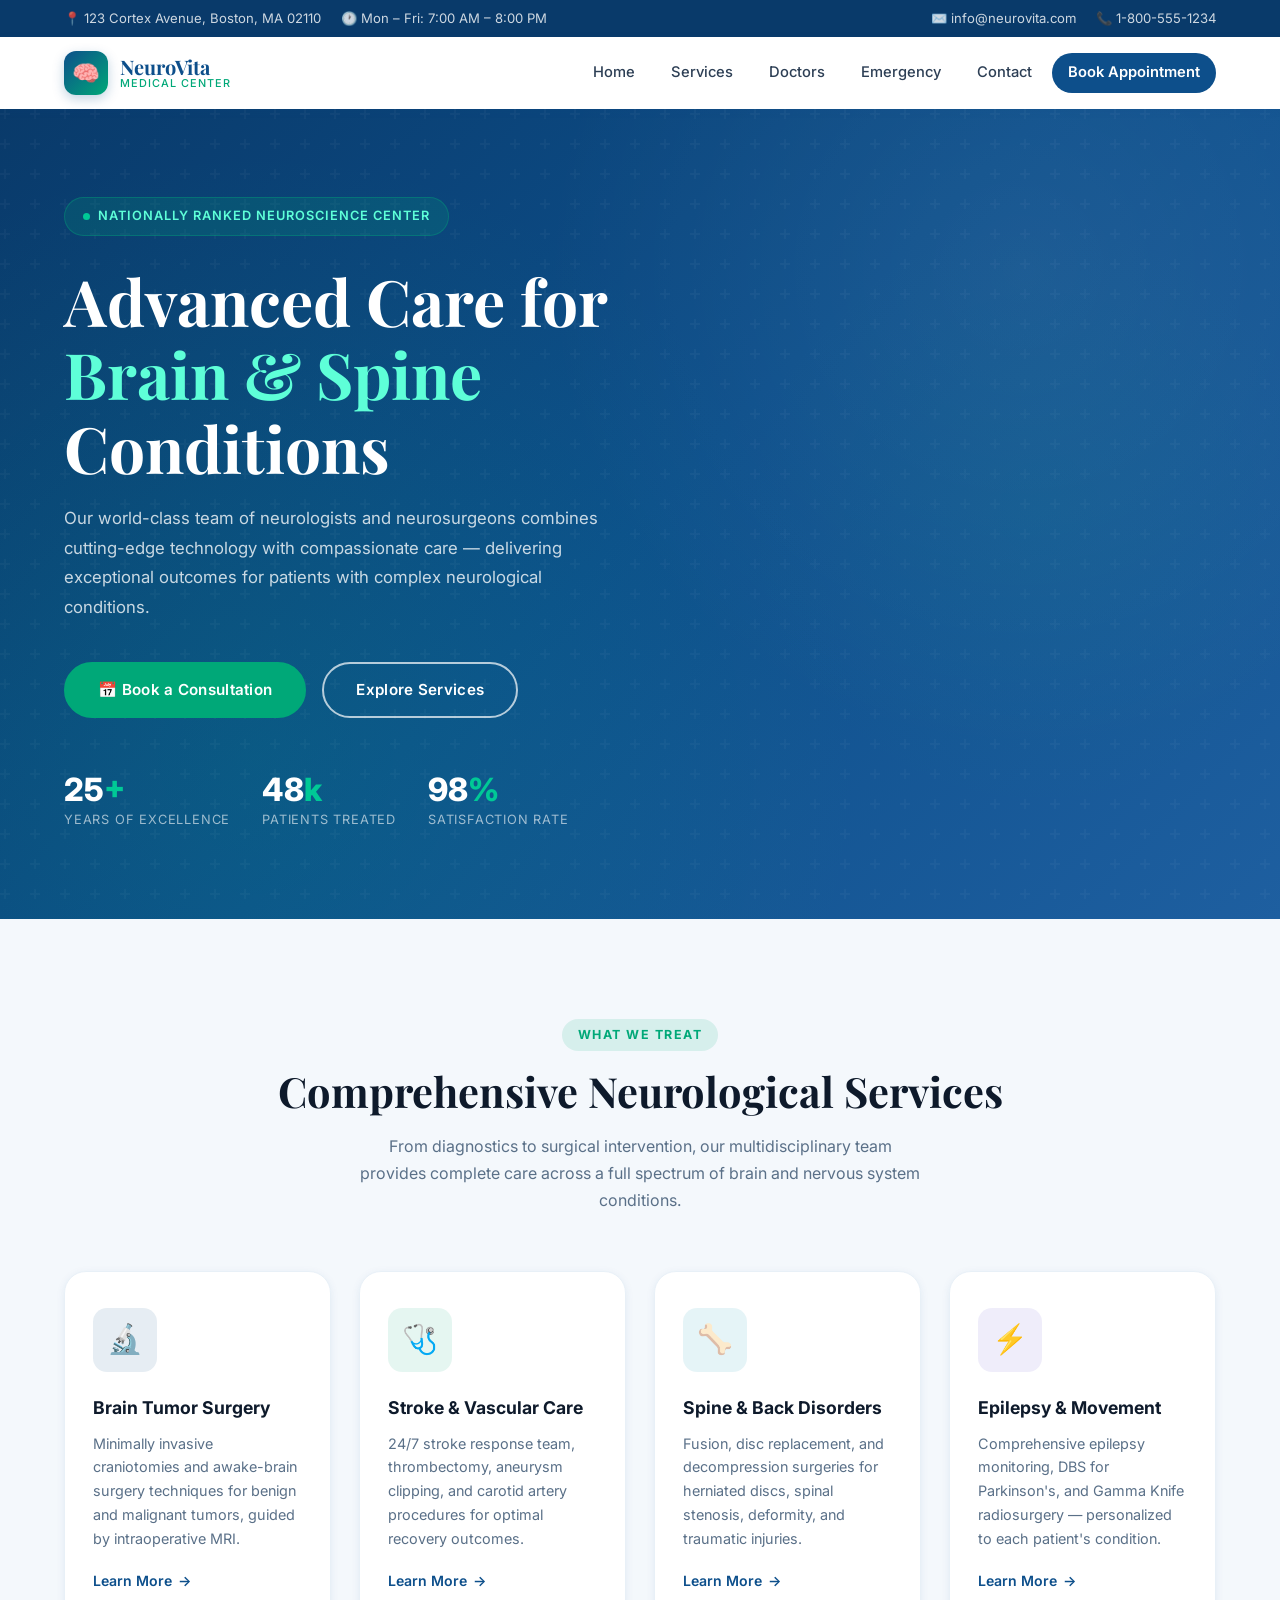
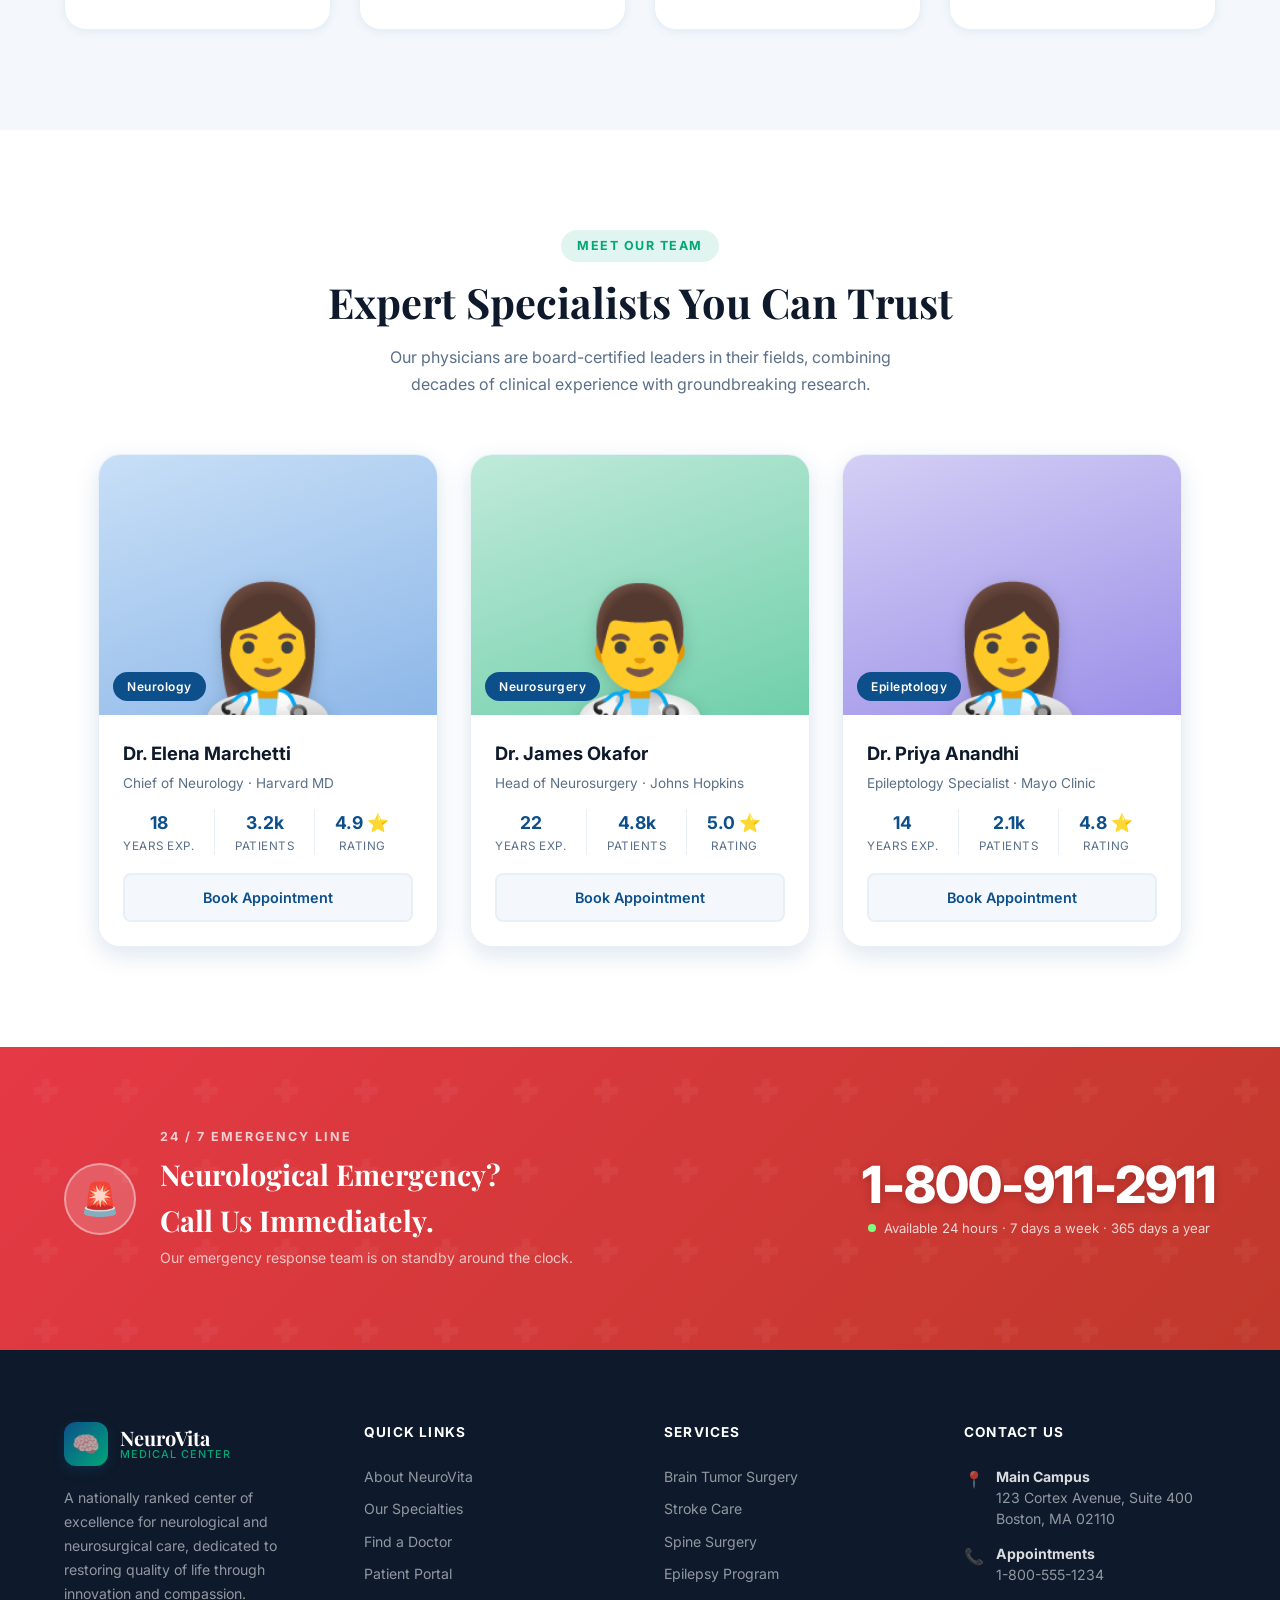
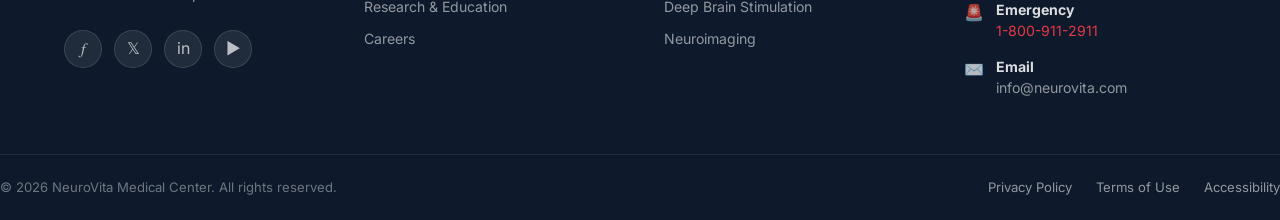
<file: index.html>
<!DOCTYPE html>
<html lang="en">

<head>
    <meta charset="UTF-8" />
    <meta name="viewport" content="width=device-width, initial-scale=1.0" />
    <meta name="description"
        content="NeuroVita Medical Center — Expert Neurology and Neurosurgery care. Book an appointment with our world-class specialists." />
    <title>NeuroVita Medical Center | Neurology &amp; Neurosurgery</title>
    <link rel="preconnect" href="https://fonts.googleapis.com" />
    <link rel="preconnect" href="https://fonts.gstatic.com" crossorigin />
    <link
        href="https://fonts.googleapis.com/css2?family=Inter:wght@300;400;500;600;700;800&family=Playfair+Display:wght@600;700&display=swap"
        rel="stylesheet" />
    <link rel="stylesheet" href="style.css" />
</head>

<body>

    <!-- ==============================
       TOP BAR
  ============================== -->
    <div class="top-bar" role="banner" aria-label="Contact information bar">
        <div class="container top-bar-inner">
            <div class="top-bar-left">
                <span class="top-bar-item">📍 123 Cortex Avenue, Boston, MA 02110</span>
                <span class="top-bar-item">🕐 Mon – Fri: 7:00 AM – 8:00 PM</span>
            </div>
            <div class="top-bar-right">
                <a href="mailto:info@neurovita.com" class="top-bar-item">✉️ info@neurovita.com</a>
                <a href="tel:+18005551234" class="top-bar-item">📞 1-800-555-1234</a>
            </div>
        </div>
    </div>

    <!-- ==============================
       HEADER / NAVIGATION
  ============================== -->
    <header class="site-header" role="banner">
        <div class="container nav-inner">

            <!-- Logo -->
            <a href="#" class="logo" aria-label="NeuroVita Medical Center Home">
                <div class="logo-icon" aria-hidden="true">🧠</div>
                <div class="logo-text">
                    <span class="logo-name">NeuroVita</span>
                    <span class="logo-tagline">Medical Center</span>
                </div>
            </a>

            <!-- Desktop Navigation -->
            <nav class="nav-links" id="nav-links" role="navigation" aria-label="Main navigation">
                <a href="#hero">Home</a>
                <a href="#services">Services</a>
                <a href="#doctors">Doctors</a>
                <a href="#emergency">Emergency</a>
                <a href="#footer">Contact</a>
                <a href="#" class="nav-cta">Book Appointment</a>
            </nav>

            <!-- Mobile Toggle -->
            <button class="nav-toggle" id="nav-toggle" aria-label="Toggle navigation menu" aria-expanded="false"
                aria-controls="nav-links">
                <span></span>
                <span></span>
                <span></span>
            </button>

        </div>
    </header>

    <!-- ==============================
       MAIN CONTENT
  ============================== -->
    <main>

        <!-- ============================
         HERO SECTION
    ============================ -->
        <section class="hero" id="hero" aria-labelledby="hero-heading">
            <div class="hero-decor" aria-hidden="true"></div>
            <div class="container">
                <div class="hero-content">

                    <div class="hero-badge animate-in">
                        <div class="hero-badge-dot"></div>
                        Nationally Ranked Neuroscience Center
                    </div>

                    <h1 id="hero-heading" class="animate-in delay-1">
                        Advanced Care for<br><span>Brain &amp; Spine</span><br>Conditions
                    </h1>

                    <p class="hero-para animate-in delay-2">
                        Our world-class team of neurologists and neurosurgeons combines cutting-edge technology with
                        compassionate care — delivering exceptional outcomes for patients with complex neurological
                        conditions.
                    </p>

                    <div class="hero-actions animate-in delay-3">
                        <a href="#" class="btn btn-primary">
                            📅 Book a Consultation
                        </a>
                        <a href="#services" class="btn btn-outline">
                            Explore Services
                        </a>
                    </div>

                    <div class="hero-stats animate-in delay-4">
                        <div class="hero-stat">
                            <span class="hero-stat-num">25<span>+</span></span>
                            <span class="hero-stat-label">Years of Excellence</span>
                        </div>
                        <div class="hero-stat">
                            <span class="hero-stat-num">48<span>k</span></span>
                            <span class="hero-stat-label">Patients Treated</span>
                        </div>
                        <div class="hero-stat">
                            <span class="hero-stat-num">98<span>%</span></span>
                            <span class="hero-stat-label">Satisfaction Rate</span>
                        </div>
                    </div>

                </div>
            </div>
        </section>

        <!-- ============================
         SERVICES SECTION
    ============================ -->
        <section class="services" id="services" aria-labelledby="services-heading">
            <div class="container">

                <header class="section-header">
                    <span class="section-tag">What We Treat</span>
                    <h2 class="section-title" id="services-heading">Comprehensive Neurological Services</h2>
                    <p class="section-subtitle">
                        From diagnostics to surgical intervention, our multidisciplinary team provides complete care
                        across a full spectrum of brain and nervous system conditions.
                    </p>
                </header>

                <div class="services-grid">

                    <!-- Card 1 -->
                    <article class="service-card animate-in delay-1" aria-label="Brain Tumor Surgery service">
                        <div class="service-icon-wrap icon-blue" aria-hidden="true">🔬</div>
                        <h3 class="service-title">Brain Tumor Surgery</h3>
                        <p class="service-desc">Minimally invasive craniotomies and awake-brain surgery techniques for
                            benign and malignant tumors, guided by intraoperative MRI.</p>
                        <a href="#" class="service-link">Learn More</a>
                    </article>

                    <!-- Card 2 -->
                    <article class="service-card animate-in delay-2" aria-label="Stroke & Vascular Care service">
                        <div class="service-icon-wrap icon-green" aria-hidden="true">🩺</div>
                        <h3 class="service-title">Stroke &amp; Vascular Care</h3>
                        <p class="service-desc">24/7 stroke response team, thrombectomy, aneurysm clipping, and carotid
                            artery procedures for optimal recovery outcomes.</p>
                        <a href="#" class="service-link">Learn More</a>
                    </article>

                    <!-- Card 3 -->
                    <article class="service-card animate-in delay-3" aria-label="Spine & Back Disorders service">
                        <div class="service-icon-wrap icon-teal" aria-hidden="true">🦴</div>
                        <h3 class="service-title">Spine &amp; Back Disorders</h3>
                        <p class="service-desc">Fusion, disc replacement, and decompression surgeries for herniated
                            discs, spinal stenosis, deformity, and traumatic injuries.</p>
                        <a href="#" class="service-link">Learn More</a>
                    </article>

                    <!-- Card 4 -->
                    <article class="service-card animate-in delay-4" aria-label="Epilepsy & Movement Disorders service">
                        <div class="service-icon-wrap icon-violet" aria-hidden="true">⚡</div>
                        <h3 class="service-title">Epilepsy &amp; Movement</h3>
                        <p class="service-desc">Comprehensive epilepsy monitoring, DBS for Parkinson's, and Gamma Knife
                            radiosurgery — personalized to each patient's condition.</p>
                        <a href="#" class="service-link">Learn More</a>
                    </article>

                </div>
            </div>
        </section>

        <!-- ============================
         DOCTORS SECTION
    ============================ -->
        <section class="doctors" id="doctors" aria-labelledby="doctors-heading">
            <div class="container">

                <header class="section-header">
                    <span class="section-tag">Meet Our Team</span>
                    <h2 class="section-title" id="doctors-heading">Expert Specialists You Can Trust</h2>
                    <p class="section-subtitle">
                        Our physicians are board-certified leaders in their fields, combining decades of clinical
                        experience with groundbreaking research.
                    </p>
                </header>

                <div class="doctors-grid">

                    <!-- Doctor 1 -->
                    <article class="doctor-card animate-in delay-1">
                        <div class="doctor-img-wrap doctor-photo-1" aria-label="Photo of Dr. Elena Marchetti">
                            <div class="doctor-avatar" aria-hidden="true">👩‍⚕️</div>
                            <span class="doctor-specialty-badge">Neurology</span>
                        </div>
                        <div class="doctor-info">
                            <h3 class="doctor-name">Dr. Elena Marchetti</h3>
                            <p class="doctor-title">Chief of Neurology · Harvard MD</p>
                            <div class="doctor-meta">
                                <div class="doctor-meta-item">
                                    <span class="doctor-meta-num">18</span>
                                    <span class="doctor-meta-label">Years Exp.</span>
                                </div>
                                <div class="doctor-divider" aria-hidden="true"></div>
                                <div class="doctor-meta-item">
                                    <span class="doctor-meta-num">3.2k</span>
                                    <span class="doctor-meta-label">Patients</span>
                                </div>
                                <div class="doctor-divider" aria-hidden="true"></div>
                                <div class="doctor-meta-item">
                                    <span class="doctor-meta-num">4.9 ⭐</span>
                                    <span class="doctor-meta-label">Rating</span>
                                </div>
                            </div>
                            <a href="#" class="doctor-book-btn" role="button">Book Appointment</a>
                        </div>
                    </article>

                    <!-- Doctor 2 -->
                    <article class="doctor-card animate-in delay-2">
                        <div class="doctor-img-wrap doctor-photo-2" aria-label="Photo of Dr. James Okafor">
                            <div class="doctor-avatar" aria-hidden="true">👨‍⚕️</div>
                            <span class="doctor-specialty-badge">Neurosurgery</span>
                        </div>
                        <div class="doctor-info">
                            <h3 class="doctor-name">Dr. James Okafor</h3>
                            <p class="doctor-title">Head of Neurosurgery · Johns Hopkins</p>
                            <div class="doctor-meta">
                                <div class="doctor-meta-item">
                                    <span class="doctor-meta-num">22</span>
                                    <span class="doctor-meta-label">Years Exp.</span>
                                </div>
                                <div class="doctor-divider" aria-hidden="true"></div>
                                <div class="doctor-meta-item">
                                    <span class="doctor-meta-num">4.8k</span>
                                    <span class="doctor-meta-label">Patients</span>
                                </div>
                                <div class="doctor-divider" aria-hidden="true"></div>
                                <div class="doctor-meta-item">
                                    <span class="doctor-meta-num">5.0 ⭐</span>
                                    <span class="doctor-meta-label">Rating</span>
                                </div>
                            </div>
                            <a href="#" class="doctor-book-btn" role="button">Book Appointment</a>
                        </div>
                    </article>

                    <!-- Doctor 3 -->
                    <article class="doctor-card animate-in delay-3">
                        <div class="doctor-img-wrap doctor-photo-3" aria-label="Photo of Dr. Priya Anandhi">
                            <div class="doctor-avatar" aria-hidden="true">👩‍⚕️</div>
                            <span class="doctor-specialty-badge">Epileptology</span>
                        </div>
                        <div class="doctor-info">
                            <h3 class="doctor-name">Dr. Priya Anandhi</h3>
                            <p class="doctor-title">Epileptology Specialist · Mayo Clinic</p>
                            <div class="doctor-meta">
                                <div class="doctor-meta-item">
                                    <span class="doctor-meta-num">14</span>
                                    <span class="doctor-meta-label">Years Exp.</span>
                                </div>
                                <div class="doctor-divider" aria-hidden="true"></div>
                                <div class="doctor-meta-item">
                                    <span class="doctor-meta-num">2.1k</span>
                                    <span class="doctor-meta-label">Patients</span>
                                </div>
                                <div class="doctor-divider" aria-hidden="true"></div>
                                <div class="doctor-meta-item">
                                    <span class="doctor-meta-num">4.8 ⭐</span>
                                    <span class="doctor-meta-label">Rating</span>
                                </div>
                            </div>
                            <a href="#" class="doctor-book-btn" role="button">Book Appointment</a>
                        </div>
                    </article>

                </div>
            </div>
        </section>

        <!-- ============================
         EMERGENCY SECTION
    ============================ -->
        <section class="emergency" id="emergency" aria-label="Emergency contact information">
            <div class="container emergency-inner">

                <div class="emergency-left">
                    <div class="emergency-icon-ring" aria-hidden="true">🚨</div>
                    <div class="emergency-text">
                        <p class="emergency-label">24 / 7 Emergency Line</p>
                        <h2 class="emergency-heading">Neurological Emergency?<br>Call Us Immediately.</h2>
                        <p class="emergency-sub">Our emergency response team is on standby around the clock.</p>
                    </div>
                </div>

                <div class="emergency-phone">
                    <a href="tel:+18009112911" class="phone-number" aria-label="Emergency phone number 1-800-911-2911">
                        1-800-911-2911
                    </a>
                    <div class="emergency-available">
                        <div class="avail-dot" aria-hidden="true"></div>
                        Available 24 hours · 7 days a week · 365 days a year
                    </div>
                </div>

            </div>
        </section>

    </main>

    <!-- ==============================
       FOOTER
  ============================== -->
    <footer class="site-footer" id="footer" role="contentinfo">
        <div class="container">
            <div class="footer-grid">

                <!-- About Column -->
                <div class="footer-col">
                    <div class="footer-logo">
                        <a href="#" class="logo" aria-label="NeuroVita home">
                            <div class="logo-icon" aria-hidden="true">🧠</div>
                            <div class="logo-text">
                                <span class="logo-name">NeuroVita</span>
                                <span class="logo-tagline">Medical Center</span>
                            </div>
                        </a>
                    </div>
                    <p class="footer-about">
                        A nationally ranked center of excellence for neurological and neurosurgical care, dedicated to
                        restoring quality of life through innovation and compassion.
                    </p>
                    <nav class="social-links" aria-label="Social media links">
                        <a href="#" class="social-link" aria-label="Facebook">𝑓</a>
                        <a href="#" class="social-link" aria-label="Twitter / X">𝕏</a>
                        <a href="#" class="social-link" aria-label="LinkedIn">in</a>
                        <a href="#" class="social-link" aria-label="YouTube">▶</a>
                    </nav>
                </div>

                <!-- Quick Links -->
                <div class="footer-col">
                    <h3 class="footer-col-title">Quick Links</h3>
                    <nav class="footer-links" aria-label="Quick links">
                        <a href="#">About NeuroVita</a>
                        <a href="#">Our Specialties</a>
                        <a href="#">Find a Doctor</a>
                        <a href="#">Patient Portal</a>
                        <a href="#">Research &amp; Education</a>
                        <a href="#">Careers</a>
                    </nav>
                </div>

                <!-- Services Links -->
                <div class="footer-col">
                    <h3 class="footer-col-title">Services</h3>
                    <nav class="footer-links" aria-label="Service links">
                        <a href="#">Brain Tumor Surgery</a>
                        <a href="#">Stroke Care</a>
                        <a href="#">Spine Surgery</a>
                        <a href="#">Epilepsy Program</a>
                        <a href="#">Deep Brain Stimulation</a>
                        <a href="#">Neuroimaging</a>
                    </nav>
                </div>

                <!-- Contact Info -->
                <div class="footer-col">
                    <h3 class="footer-col-title">Contact Us</h3>
                    <address class="footer-contact" style="font-style:normal;">
                        <div class="footer-contact-item">
                            <span class="footer-contact-icon" aria-hidden="true">📍</span>
                            <div class="footer-contact-text">
                                <strong>Main Campus</strong>
                                123 Cortex Avenue, Suite 400<br>Boston, MA 02110
                            </div>
                        </div>
                        <div class="footer-contact-item">
                            <span class="footer-contact-icon" aria-hidden="true">📞</span>
                            <div class="footer-contact-text">
                                <strong>Appointments</strong>
                                <a href="tel:+18005551234" style="color:inherit;">1-800-555-1234</a>
                            </div>
                        </div>
                        <div class="footer-contact-item">
                            <span class="footer-contact-icon" aria-hidden="true">🚨</span>
                            <div class="footer-contact-text">
                                <strong>Emergency</strong>
                                <a href="tel:+18009112911" style="color:var(--color-emergency);">1-800-911-2911</a>
                            </div>
                        </div>
                        <div class="footer-contact-item">
                            <span class="footer-contact-icon" aria-hidden="true">✉️</span>
                            <div class="footer-contact-text">
                                <strong>Email</strong>
                                <a href="mailto:info@neurovita.com" style="color:inherit;">info@neurovita.com</a>
                            </div>
                        </div>
                    </address>
                </div>

            </div>
        </div>

        <!-- Footer Bottom Bar -->
        <div class="footer-bottom">
            <div class="container" style="display:contents;">
                <p>© 2026 NeuroVita Medical Center. All rights reserved.</p>
                <nav class="footer-bottom-links" aria-label="Legal links">
                    <a href="#">Privacy Policy</a>
                    <a href="#">Terms of Use</a>
                    <a href="#">Accessibility</a>
                </nav>
            </div>
        </div>

    </footer>

    <!-- Link to external JavaScript file -->
    <script src="script.js"></script>

</body>

</html>
</file>
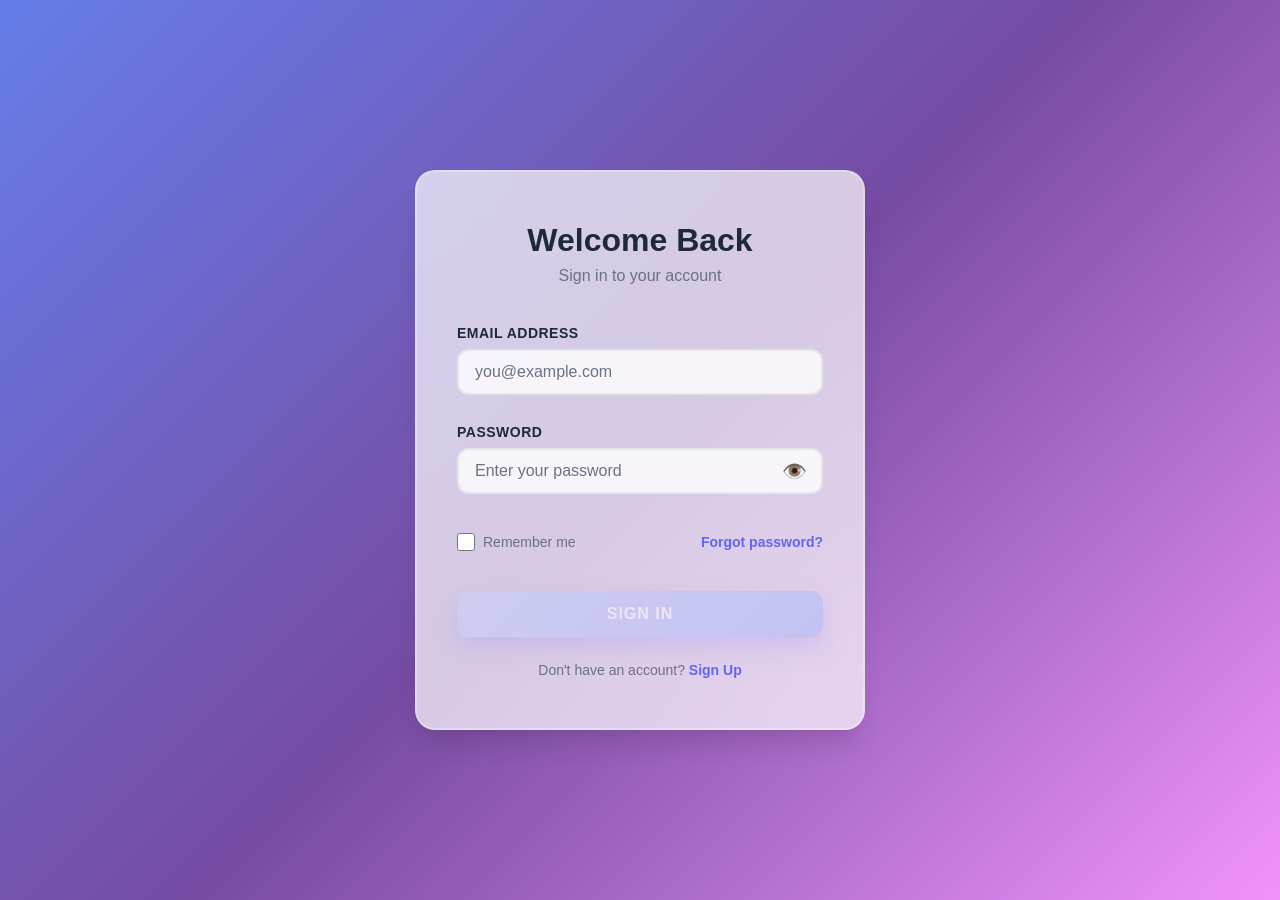
<file: emailpassword (1)/email&password/index.html>
<!DOCTYPE html>
<html lang="en">
<head>
    <meta charset="UTF-8">
    <meta name="viewport" content="width=device-width, initial-scale=1.0">
    <title>Modern Authentication System</title>
    <link rel="stylesheet" href="style.css">
</head>
<body>
    <div class="background"></div>

    <div class="container">
        <div id="successMessage" class="success-message hidden">
            <div class="success-content">
                <div class="success-icon">✓</div>
                <h2>Welcome Back!</h2>
                <p>Successfully logged in to your account</p>
                <p class="user-email" id="userEmail"></p>
                <button id="logoutBtn" class="logout-btn">Logout</button>
            </div>
        </div>

        <div class="auth-card">
            <div id="signInForm" class="form-container active">
                <div class="card-header">
                    <h1>Welcome Back</h1>
                    <p>Sign in to your account</p>
                </div>

                <form id="loginForm" class="auth-form">
                    <div class="form-group">
                        <label for="signInEmail">Email Address</label>
                        <div class="input-wrapper">
                            <input
                                type="email"
                                id="signInEmail"
                                name="email"
                                placeholder="you@example.com"
                                class="form-input"
                                autocomplete="email"
                            >
                            <span class="validation-icon" id="signInEmailIcon"></span>
                        </div>
                        <span class="error-message" id="signInEmailError"></span>
                    </div>

                    <div class="form-group">
                        <label for="signInPassword">Password</label>
                        <div class="input-wrapper">
                            <input
                                type="password"
                                id="signInPassword"
                                name="password"
                                placeholder="Enter your password"
                                class="form-input"
                                autocomplete="current-password"
                            >
                            <button
                                type="button"
                                class="toggle-password"
                                id="signInTogglePassword"
                                aria-label="Toggle password visibility"
                            >
                                <span class="eye-icon">👁️</span>
                            </button>
                        </div>
                        <span class="error-message" id="signInPasswordError"></span>
                    </div>

                    <div class="form-footer">
                        <label class="remember-me">
                            <input type="checkbox" id="signInRememberMe">
                            <span>Remember me</span>
                        </label>
                        <a href="#" class="forgot-password">Forgot password?</a>
                    </div>

                    <button type="submit" id="signInBtn" class="auth-btn" disabled>
                        <span class="btn-text">Sign In</span>
                        <span class="spinner" id="signInSpinner"></span>
                    </button>
                </form>

                <div class="auth-toggle">
                    Don't have an account? <button type="button" id="toggleToSignUp" class="toggle-btn">Sign Up</button>
                </div>
            </div>

            <div id="signUpForm" class="form-container">
                <div class="card-header">
                    <h1>Create Account</h1>
                    <p>Join our platform today</p>
                </div>

                <form id="registerForm" class="auth-form">
                    <div class="form-group">
                        <label for="signUpEmail">Email Address</label>
                        <div class="input-wrapper">
                            <input
                                type="email"
                                id="signUpEmail"
                                name="email"
                                placeholder="you@example.com"
                                class="form-input"
                                autocomplete="email"
                            >
                            <span class="validation-icon" id="signUpEmailIcon"></span>
                        </div>
                        <span class="error-message" id="signUpEmailError"></span>
                    </div>

                    <div class="form-group">
                        <label for="signUpPassword">Password</label>
                        <div class="input-wrapper">
                            <input
                                type="password"
                                id="signUpPassword"
                                name="password"
                                placeholder="Create a strong password"
                                class="form-input"
                                autocomplete="new-password"
                            >
                            <button
                                type="button"
                                class="toggle-password"
                                id="signUpTogglePassword"
                                aria-label="Toggle password visibility"
                            >
                                <span class="eye-icon">👁️</span>
                            </button>
                        </div>
                        <span class="error-message" id="signUpPasswordError"></span>

                        <div class="strength-container">
                            <div class="strength-bar" id="signUpStrengthBar"></div>
                            <span class="strength-text" id="signUpStrengthText"></span>
                        </div>
                    </div>

                    <div class="form-group">
                        <label for="signUpConfirmPassword">Confirm Password</label>
                        <div class="input-wrapper">
                            <input
                                type="password"
                                id="signUpConfirmPassword"
                                name="confirmPassword"
                                placeholder="Confirm your password"
                                class="form-input"
                                autocomplete="new-password"
                            >
                            <span class="validation-icon" id="signUpConfirmIcon"></span>
                        </div>
                        <span class="error-message" id="signUpConfirmError"></span>
                    </div>

                    <label class="terms-checkbox">
                        <input type="checkbox" id="agreeTerms">
                        <span>I agree to the <a href="#">Terms and Conditions</a></span>
                    </label>

                    <button type="submit" id="signUpBtn" class="auth-btn" disabled>
                        <span class="btn-text">Create Account</span>
                        <span class="spinner" id="signUpSpinner"></span>
                    </button>
                </form>

                <div class="auth-toggle">
                    Already have an account? <button type="button" id="toggleToSignIn" class="toggle-btn">Sign In</button>
                </div>
            </div>
        </div>
    </div>

    <div id="toast" class="toast hidden"></div>

    <script src="script.js"></script>
</body>
</html>
</file>
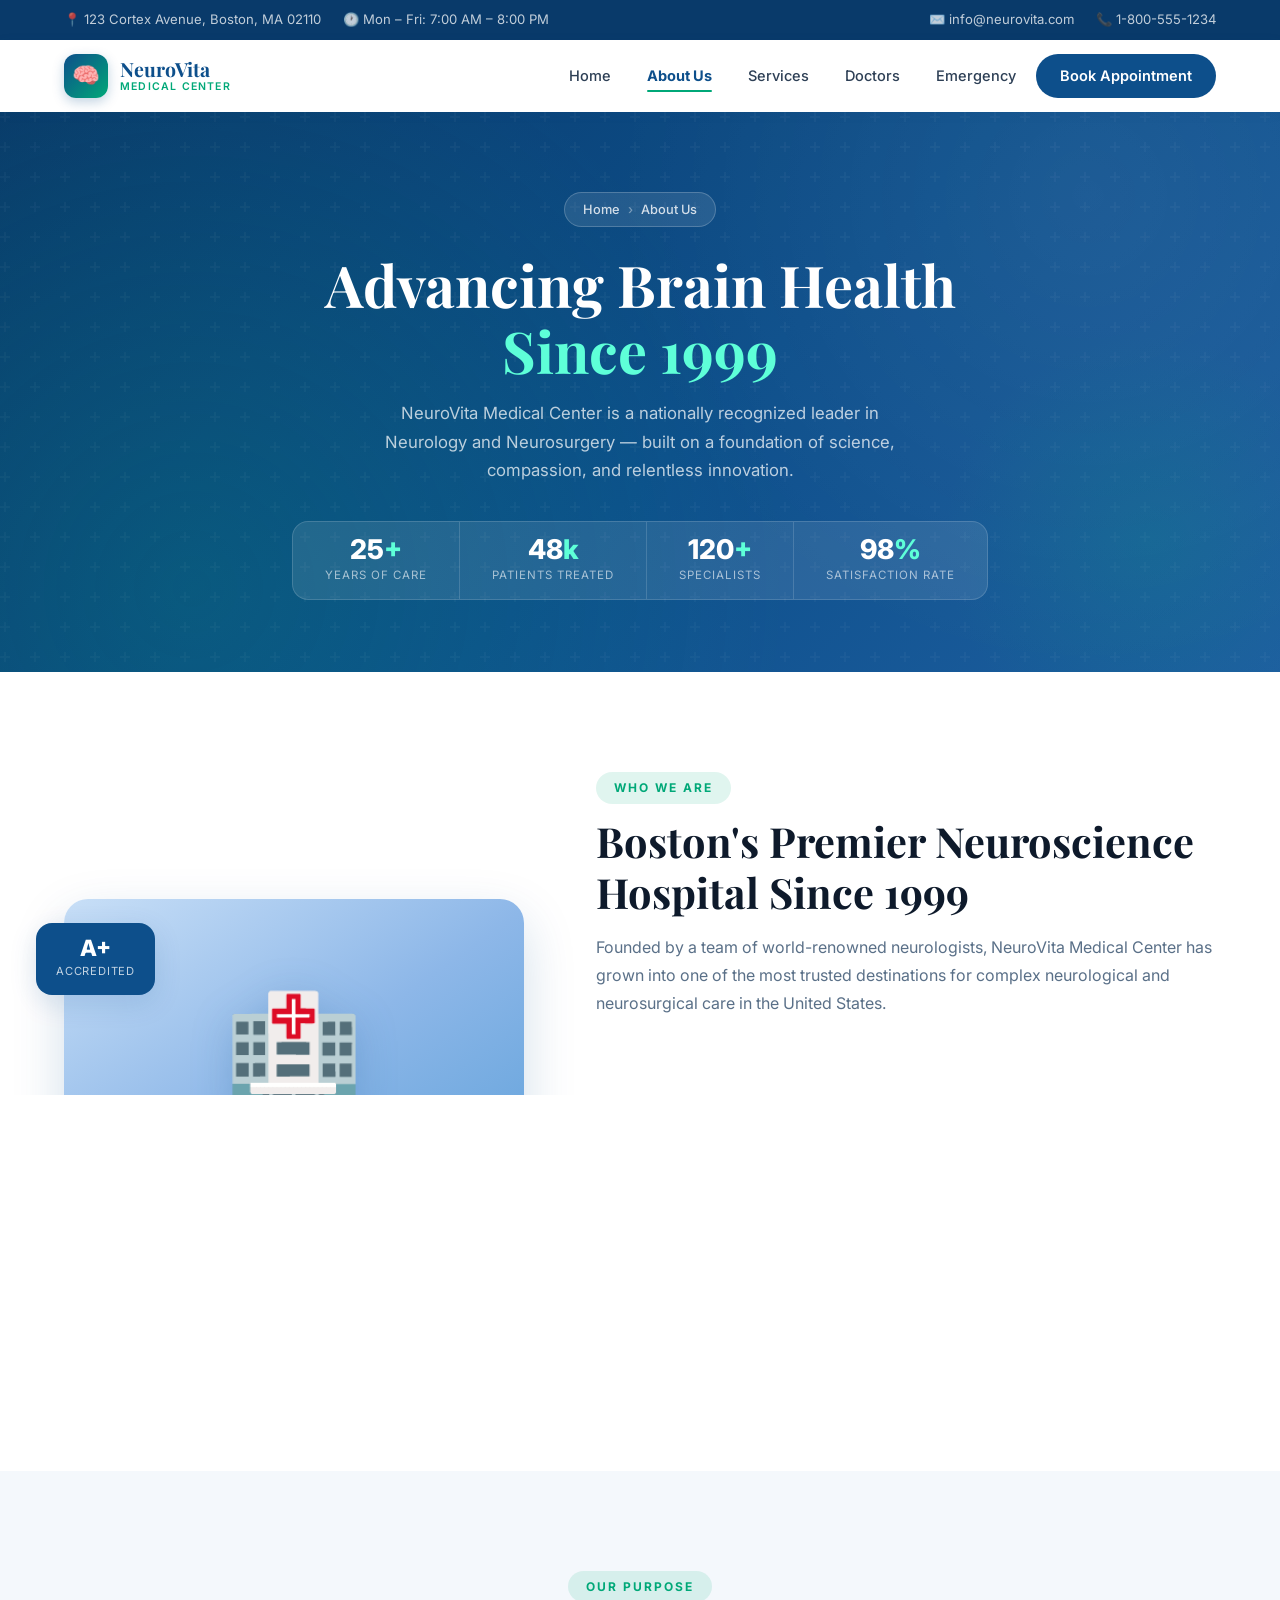
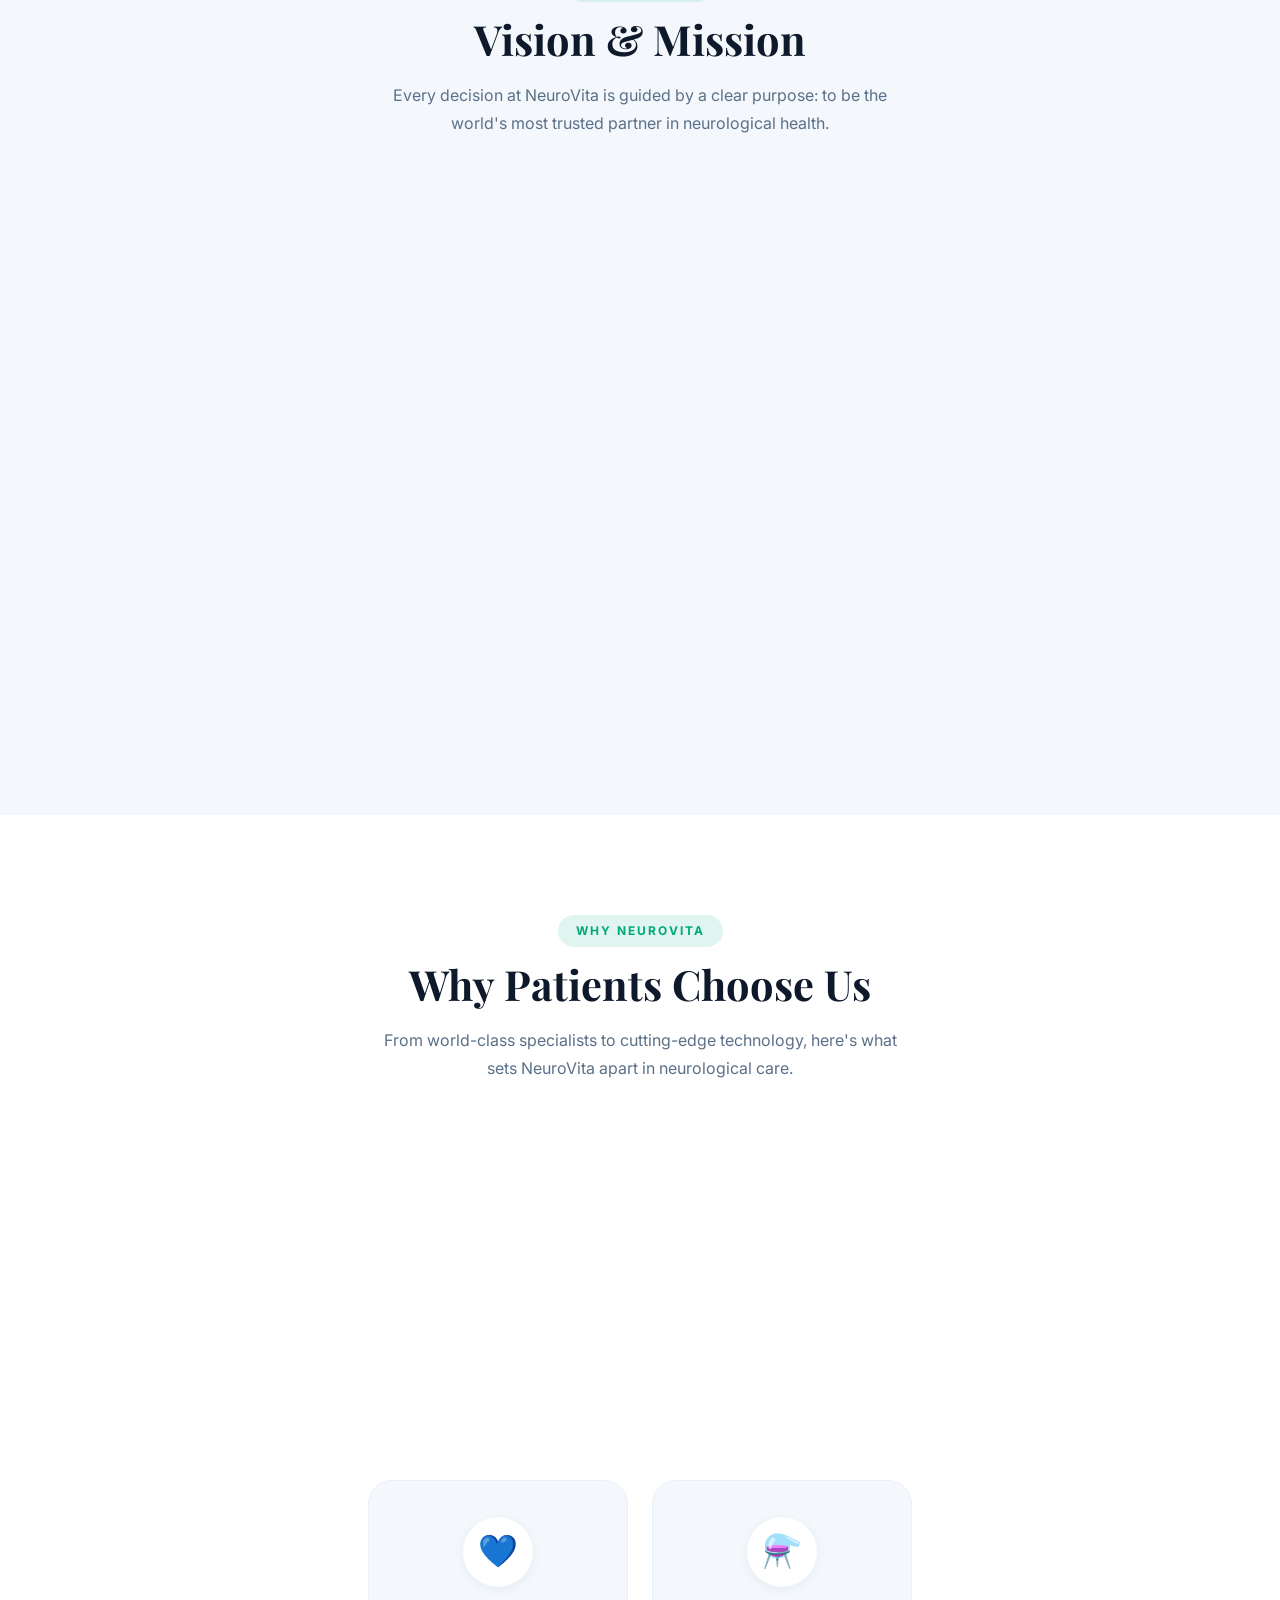
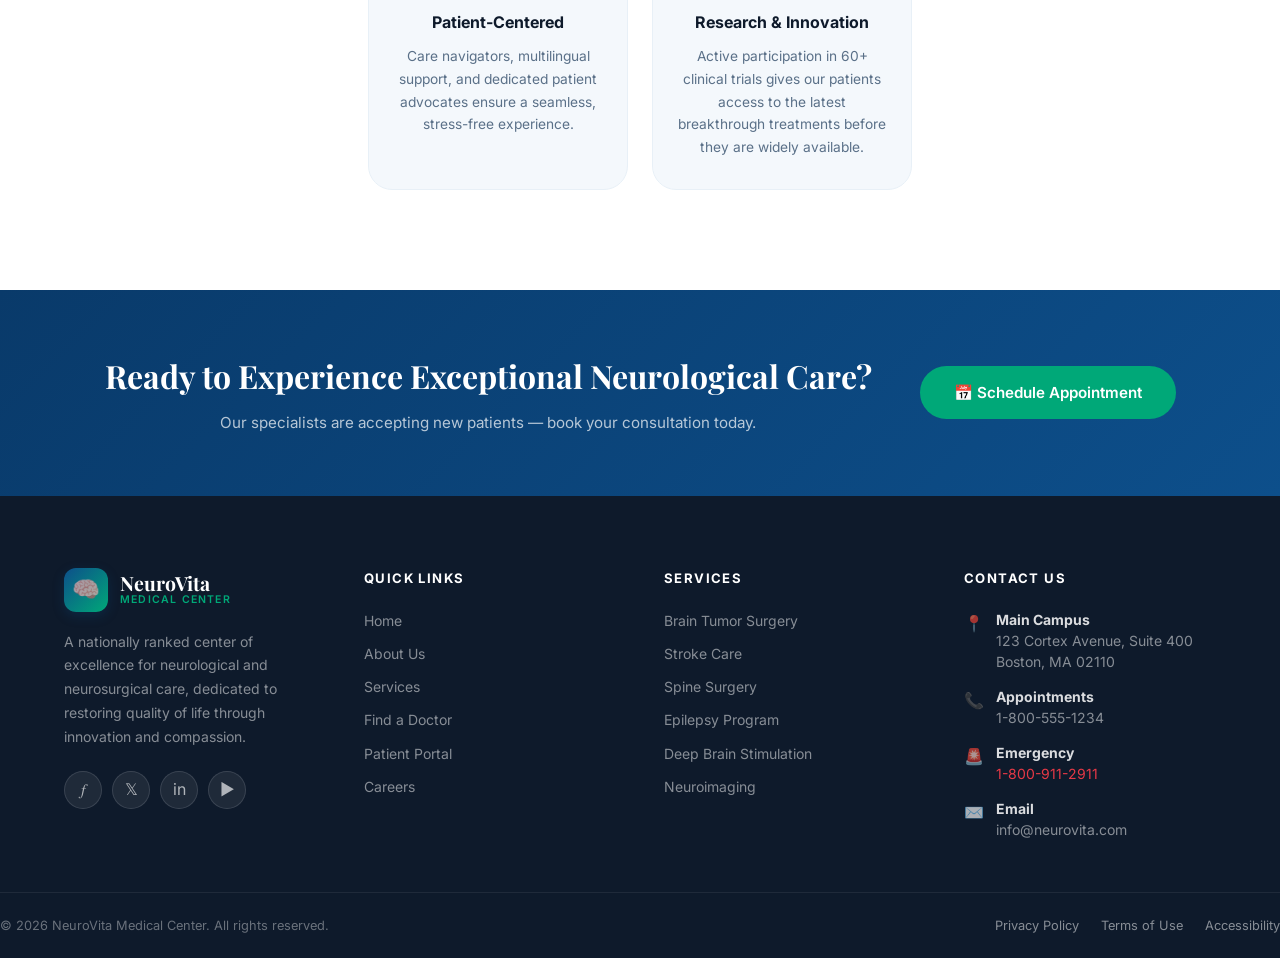
<file: about.html>
<!DOCTYPE html>
<html lang="en">

<head>
    <meta charset="UTF-8" />
    <meta name="viewport" content="width=device-width, initial-scale=1.0" />
    <meta name="description"
        content="About NeuroVita Medical Center — Learn about our mission, vision, and why we are the leading Neurology and Neurosurgery hospital." />
    <title>About Us | NeuroVita Medical Center</title>
    <link rel="preconnect" href="https://fonts.googleapis.com" />
    <link rel="preconnect" href="https://fonts.gstatic.com" crossorigin />
    <link
        href="https://fonts.googleapis.com/css2?family=Inter:wght@300;400;500;600;700;800&family=Playfair+Display:wght@600;700&display=swap"
        rel="stylesheet" />

    <style>
        /* ================================================
       CSS CUSTOM PROPERTIES
    ================================================ */
        :root {
            --primary: #0d4f8b;
            --primary-dark: #093a6a;
            --primary-light: #1a6bb5;
            --accent: #00a878;
            --accent-light: #00c996;
            --white: #ffffff;
            --off-white: #f4f8fc;
            --light-gray: #e8f0f7;
            --mid-gray: #8fa3b8;
            --dark: #0e1a2b;
            --text: #2d3f55;
            --text-light: #5a7088;

            --font-sans: 'Inter', sans-serif;
            --font-serif: 'Playfair Display', serif;

            --shadow-sm: 0 2px 10px rgba(13, 79, 139, 0.08);
            --shadow-md: 0 8px 28px rgba(13, 79, 139, 0.14);
            --shadow-lg: 0 20px 52px rgba(13, 79, 139, 0.18);
            --radius-sm: 8px;
            --radius-md: 16px;
            --radius-lg: 24px;
            --ease: 0.32s cubic-bezier(0.4, 0, 0.2, 1);
        }

        /* ================================================
       RESET & BASE
    ================================================ */
        *,
        *::before,
        *::after {
            box-sizing: border-box;
            margin: 0;
            padding: 0;
        }

        html {
            scroll-behavior: smooth;
        }

        body {
            font-family: var(--font-sans);
            color: var(--text);
            background: var(--white);
            line-height: 1.65;
            overflow-x: hidden;
        }

        img {
            display: block;
            max-width: 100%;
        }

        a {
            text-decoration: none;
            color: inherit;
        }

        ul {
            list-style: none;
        }

        /* ================================================
       UTILITY CLASSES
    ================================================ */
        .container {
            width: 90%;
            max-width: 1160px;
            margin: 0 auto;
        }

        .section-tag {
            display: inline-block;
            background: rgba(0, 168, 120, 0.12);
            color: var(--accent);
            font-size: 0.75rem;
            font-weight: 700;
            letter-spacing: 2px;
            text-transform: uppercase;
            padding: 6px 18px;
            border-radius: 50px;
            margin-bottom: 12px;
        }

        .section-title {
            font-family: var(--font-serif);
            font-size: clamp(1.8rem, 3.5vw, 2.6rem);
            color: var(--dark);
            line-height: 1.22;
            margin-bottom: 16px;
        }

        .section-desc {
            font-size: 1rem;
            color: var(--text-light);
            line-height: 1.75;
        }

        /* ================================================
       TOP BAR
    ================================================ */
        .top-bar {
            background: var(--primary-dark);
            color: rgba(255, 255, 255, 0.75);
            font-size: 0.82rem;
            padding: 9px 0;
        }

        .top-bar-inner {
            display: flex;
            justify-content: space-between;
            align-items: center;
            flex-wrap: wrap;
            gap: 8px;
        }

        .top-bar-group {
            display: flex;
            align-items: center;
            gap: 22px;
            flex-wrap: wrap;
        }

        .top-bar-item {
            display: flex;
            align-items: center;
            gap: 6px;
        }

        .top-bar a {
            color: rgba(255, 255, 255, 0.75);
            transition: color 0.2s;
        }

        .top-bar a:hover {
            color: var(--accent-light);
        }

        /* ================================================
       NAVIGATION
    ================================================ */
        .site-header {
            position: sticky;
            top: 0;
            z-index: 1000;
            background: var(--white);
            box-shadow: var(--shadow-sm);
        }

        .nav-inner {
            display: flex;
            align-items: center;
            justify-content: space-between;
            height: 72px;
            gap: 20px;
        }

        .logo {
            display: flex;
            align-items: center;
            gap: 12px;
            flex-shrink: 0;
        }

        .logo-icon {
            width: 44px;
            height: 44px;
            background: linear-gradient(135deg, var(--primary), var(--accent));
            border-radius: 12px;
            display: flex;
            align-items: center;
            justify-content: center;
            font-size: 1.4rem;
            box-shadow: 0 4px 12px rgba(13, 79, 139, 0.25);
        }

        .logo-text {
            display: flex;
            flex-direction: column;
            line-height: 1.1;
        }

        .logo-name {
            font-family: var(--font-serif);
            font-size: 1.22rem;
            font-weight: 700;
            color: var(--primary);
        }

        .logo-sub {
            font-size: 0.66rem;
            font-weight: 600;
            color: var(--accent);
            letter-spacing: 1.2px;
            text-transform: uppercase;
        }

        .nav-links {
            display: flex;
            align-items: center;
            gap: 4px;
        }

        .nav-links a {
            padding: 8px 16px;
            font-size: 0.91rem;
            font-weight: 500;
            color: var(--text);
            border-radius: 8px;
            transition: var(--ease);
            position: relative;
        }

        .nav-links a::after {
            content: '';
            position: absolute;
            bottom: 4px;
            left: 16px;
            right: 16px;
            height: 2px;
            background: var(--accent);
            border-radius: 2px;
            transform: scaleX(0);
            transition: transform var(--ease);
        }

        .nav-links a:hover {
            color: var(--primary);
            background: var(--off-white);
        }

        .nav-links a:hover::after {
            transform: scaleX(1);
        }

        .nav-links a.active {
            color: var(--primary);
            font-weight: 700;
        }

        .nav-links a.active::after {
            transform: scaleX(1);
        }

        .nav-cta {
            padding: 10px 24px !important;
            background: var(--primary) !important;
            color: var(--white) !important;
            border-radius: 50px !important;
            font-weight: 600 !important;
        }

        .nav-cta:hover {
            background: var(--primary-light) !important;
            transform: translateY(-1px);
            box-shadow: var(--shadow-md);
        }

        .nav-cta::after {
            display: none !important;
        }

        .nav-toggle {
            display: none;
            flex-direction: column;
            justify-content: center;
            gap: 5px;
            width: 36px;
            height: 36px;
            cursor: pointer;
            background: none;
            border: none;
            padding: 4px;
        }

        .nav-toggle span {
            display: block;
            height: 2px;
            background: var(--primary);
            border-radius: 2px;
            transition: var(--ease);
        }

        /* ================================================
       1. PAGE HEADER — TITLE BANNER
    ================================================ */
        .page-banner {
            background: linear-gradient(135deg, var(--primary-dark) 0%, var(--primary) 55%, #1e5fa0 100%);
            padding: 80px 0 72px;
            position: relative;
            overflow: hidden;
            text-align: center;
        }

        .page-banner::before {
            content: '';
            position: absolute;
            inset: 0;
            background:
                radial-gradient(circle at 15% 85%, rgba(0, 168, 120, 0.18) 0%, transparent 50%),
                radial-gradient(circle at 85% 15%, rgba(255, 255, 255, 0.06) 0%, transparent 40%),
                url("data:image/svg+xml,%3Csvg width='60' height='60' viewBox='0 0 60 60' xmlns='http://www.w3.org/2000/svg'%3E%3Cg fill='none' fill-rule='evenodd'%3E%3Cg fill='%23ffffff' fill-opacity='0.03'%3E%3Cpath d='M36 34v-4h-2v4h-4v2h4v4h2v-4h4v-2h-4zm0-30V0h-2v4h-4v2h4v4h2V6h4V4h-4zM6 34v-4H4v4H0v2h4v4h2v-4h4v-2H6zM6 4V0H4v4H0v2h4v4h2V6h4V4H6z'/%3E%3C/g%3E%3C/g%3E%3C/svg%3E");
            pointer-events: none;
        }

        .page-banner::after {
            content: '';
            position: absolute;
            right: -80px;
            bottom: -80px;
            width: 420px;
            height: 420px;
            border-radius: 50%;
            background: radial-gradient(circle, rgba(0, 168, 120, 0.15) 0%, transparent 70%);
            pointer-events: none;
        }

        .banner-content {
            position: relative;
            z-index: 2;
        }

        .banner-breadcrumb {
            display: inline-flex;
            align-items: center;
            gap: 8px;
            background: rgba(255, 255, 255, 0.1);
            border: 1px solid rgba(255, 255, 255, 0.2);
            color: rgba(255, 255, 255, 0.8);
            font-size: 0.8rem;
            font-weight: 500;
            padding: 6px 18px;
            border-radius: 50px;
            margin-bottom: 24px;
        }

        .breadcrumb-sep {
            color: rgba(255, 255, 255, 0.4);
        }

        .banner-title {
            font-family: var(--font-serif);
            font-size: clamp(2.2rem, 5vw, 3.6rem);
            color: var(--white);
            line-height: 1.15;
            margin-bottom: 16px;
        }

        .banner-title span {
            color: #5effd8;
        }

        .banner-subtitle {
            font-size: 1.05rem;
            color: rgba(255, 255, 255, 0.72);
            max-width: 560px;
            margin: 0 auto 36px;
            line-height: 1.7;
        }

        .banner-stats {
            display: inline-flex;
            gap: 0;
            background: rgba(255, 255, 255, 0.1);
            border: 1px solid rgba(255, 255, 255, 0.15);
            border-radius: var(--radius-md);
            overflow: hidden;
        }

        .banner-stat {
            padding: 14px 32px;
            border-right: 1px solid rgba(255, 255, 255, 0.15);
        }

        .banner-stat:last-child {
            border-right: none;
        }

        .banner-stat-num {
            font-size: 1.7rem;
            font-weight: 800;
            color: var(--white);
            line-height: 1;
            display: block;
        }

        .banner-stat-num em {
            color: #5effd8;
            font-style: normal;
        }

        .banner-stat-lbl {
            font-size: 0.72rem;
            color: rgba(255, 255, 255, 0.6);
            text-transform: uppercase;
            letter-spacing: 1px;
            margin-top: 3px;
            display: block;
        }

        /* ================================================
       2. HOSPITAL INTRODUCTION — image + text side by side
    ================================================ */
        .intro {
            padding: 100px 0;
            background: var(--white);
        }

        .intro-grid {
            display: flex;
            align-items: center;
            gap: 72px;
        }

        /* Image column */
        .intro-visual {
            flex: 0 0 460px;
            position: relative;
        }

        .intro-img-frame {
            border-radius: var(--radius-lg);
            overflow: hidden;
            position: relative;
            box-shadow: var(--shadow-lg);
            aspect-ratio: 4/3;
            background: linear-gradient(145deg, #c8dff7 0%, #8db7e8 50%, #5b9fd9 100%);
            display: flex;
            align-items: center;
            justify-content: center;
            transition: transform var(--ease);
        }

        .intro-img-frame:hover {
            transform: scale(1.02);
        }

        .intro-img-placeholder {
            display: flex;
            flex-direction: column;
            align-items: center;
            gap: 16px;
            user-select: none;
        }

        .intro-big-icon {
            font-size: 7rem;
            filter: drop-shadow(0 8px 20px rgba(13, 79, 139, 0.2));
        }

        .intro-img-label {
            font-size: 1rem;
            font-weight: 600;
            color: rgba(13, 79, 139, 0.7);
            letter-spacing: 1px;
        }

        /* Floating badge on image */
        .intro-badge {
            position: absolute;
            bottom: -20px;
            right: -20px;
            background: var(--white);
            border-radius: var(--radius-md);
            padding: 18px 22px;
            box-shadow: var(--shadow-md);
            display: flex;
            align-items: center;
            gap: 14px;
            min-width: 200px;
            border: 1px solid var(--light-gray);
            z-index: 2;
        }

        .intro-badge-icon {
            width: 48px;
            height: 48px;
            background: rgba(0, 168, 120, 0.12);
            border-radius: 12px;
            display: flex;
            align-items: center;
            justify-content: center;
            font-size: 1.6rem;
            flex-shrink: 0;
        }

        .intro-badge-num {
            font-size: 1.5rem;
            font-weight: 800;
            color: var(--primary);
            line-height: 1;
        }

        .intro-badge-txt {
            font-size: 0.75rem;
            color: var(--text-light);
            text-transform: uppercase;
            letter-spacing: 0.8px;
        }

        /* Second small accent card */
        .intro-accent {
            position: absolute;
            top: 24px;
            left: -28px;
            background: var(--primary);
            color: var(--white);
            border-radius: var(--radius-md);
            padding: 14px 20px;
            box-shadow: var(--shadow-md);
            z-index: 2;
            text-align: center;
        }

        .intro-accent-num {
            font-size: 1.4rem;
            font-weight: 800;
            line-height: 1;
        }

        .intro-accent-txt {
            font-size: 0.7rem;
            opacity: 0.75;
            text-transform: uppercase;
            letter-spacing: 0.8px;
            margin-top: 3px;
        }

        /* Text column */
        .intro-body {
            flex: 1;
        }

        .intro-highlight {
            display: flex;
            align-items: center;
            gap: 10px;
            background: var(--off-white);
            border-left: 4px solid var(--accent);
            border-radius: 0 var(--radius-sm) var(--radius-sm) 0;
            padding: 14px 20px;
            margin: 24px 0 28px;
            font-size: 0.95rem;
            font-style: italic;
            color: var(--text);
            line-height: 1.6;
        }

        .intro-list {
            display: flex;
            flex-direction: column;
            gap: 12px;
            margin-bottom: 36px;
        }

        .intro-list-item {
            display: flex;
            align-items: flex-start;
            gap: 12px;
            font-size: 0.93rem;
            color: var(--text);
        }

        .intro-list-dot {
            width: 22px;
            height: 22px;
            border-radius: 50%;
            background: rgba(0, 168, 120, 0.12);
            color: var(--accent);
            display: flex;
            align-items: center;
            justify-content: center;
            font-size: 0.75rem;
            font-weight: 700;
            flex-shrink: 0;
            margin-top: 1px;
        }

        .intro-actions {
            display: flex;
            flex-wrap: wrap;
            gap: 14px;
        }

        .btn {
            display: inline-flex;
            align-items: center;
            gap: 8px;
            padding: 13px 28px;
            border-radius: 50px;
            font-size: 0.93rem;
            font-weight: 600;
            border: 2px solid transparent;
            cursor: pointer;
            transition: var(--ease);
        }

        .btn-primary {
            background: var(--accent);
            color: var(--white);
            border-color: var(--accent);
        }

        .btn-primary:hover {
            background: var(--accent-light);
            border-color: var(--accent-light);
            transform: translateY(-2px);
            box-shadow: 0 8px 20px rgba(0, 168, 120, 0.3);
        }

        .btn-outline {
            background: transparent;
            color: var(--primary);
            border-color: var(--primary);
        }

        .btn-outline:hover {
            background: var(--primary);
            color: var(--white);
            transform: translateY(-2px);
            box-shadow: var(--shadow-md);
        }

        /* ================================================
       3. VISION & MISSION — 2 cards with hover effects
    ================================================ */
        .vision-mission {
            padding: 100px 0;
            background: var(--off-white);
        }

        .vm-header {
            text-align: center;
            margin-bottom: 60px;
        }

        .vm-header .section-desc {
            max-width: 520px;
            margin: 0 auto;
        }

        .vm-grid {
            display: flex;
            gap: 32px;
            flex-wrap: wrap;
        }

        .vm-card {
            flex: 1 1 300px;
            background: var(--white);
            border-radius: var(--radius-lg);
            padding: 48px 40px;
            box-shadow: var(--shadow-sm);
            border: 1px solid var(--light-gray);
            position: relative;
            overflow: hidden;
            transition: var(--ease);
            cursor: default;
        }

        /* Top accent line */
        .vm-card::before {
            content: '';
            position: absolute;
            top: 0;
            left: 0;
            right: 0;
            height: 5px;
            border-radius: var(--radius-lg) var(--radius-lg) 0 0;
            transition: height var(--ease);
        }

        .vm-card.vision::before {
            background: linear-gradient(90deg, var(--primary), var(--primary-light));
        }

        .vm-card.mission::before {
            background: linear-gradient(90deg, var(--accent), var(--accent-light));
        }

        /* Background decorative circle */
        .vm-card::after {
            content: '';
            position: absolute;
            bottom: -80px;
            right: -80px;
            width: 220px;
            height: 220px;
            border-radius: 50%;
            opacity: 0.05;
            transition: opacity var(--ease), transform var(--ease);
        }

        .vm-card.vision::after {
            background: var(--primary);
        }

        .vm-card.mission::after {
            background: var(--accent);
        }

        .vm-card:hover {
            transform: translateY(-10px);
            box-shadow: var(--shadow-lg);
            border-color: transparent;
        }

        .vm-card:hover::before {
            height: 7px;
        }

        .vm-card:hover::after {
            opacity: 0.1;
            transform: scale(1.2);
        }

        .vm-icon-wrap {
            width: 72px;
            height: 72px;
            border-radius: var(--radius-md);
            display: flex;
            align-items: center;
            justify-content: center;
            font-size: 2.2rem;
            margin-bottom: 28px;
            transition: transform var(--ease);
        }

        .vm-card.vision .vm-icon-wrap {
            background: rgba(13, 79, 139, 0.1);
        }

        .vm-card.mission .vm-icon-wrap {
            background: rgba(0, 168, 120, 0.1);
        }

        .vm-card:hover .vm-icon-wrap {
            transform: scale(1.12) rotate(6deg);
        }

        .vm-label {
            font-size: 0.72rem;
            font-weight: 700;
            letter-spacing: 2px;
            text-transform: uppercase;
            margin-bottom: 8px;
        }

        .vm-card.vision .vm-label {
            color: var(--primary);
        }

        .vm-card.mission .vm-label {
            color: var(--accent);
        }

        .vm-heading {
            font-family: var(--font-serif);
            font-size: 1.55rem;
            color: var(--dark);
            margin-bottom: 16px;
        }

        .vm-text {
            font-size: 0.93rem;
            color: var(--text-light);
            line-height: 1.75;
            margin-bottom: 28px;
        }

        .vm-points {
            display: flex;
            flex-direction: column;
            gap: 10px;
        }

        .vm-point {
            display: flex;
            align-items: center;
            gap: 10px;
            font-size: 0.875rem;
            color: var(--text);
            font-weight: 500;
        }

        .vm-point-icon {
            width: 20px;
            height: 20px;
            border-radius: 50%;
            display: flex;
            align-items: center;
            justify-content: center;
            font-size: 0.65rem;
            font-weight: 700;
            flex-shrink: 0;
        }

        .vm-card.vision .vm-point-icon {
            background: rgba(13, 79, 139, 0.1);
            color: var(--primary);
        }

        .vm-card.mission .vm-point-icon {
            background: rgba(0, 168, 120, 0.1);
            color: var(--accent);
        }

        /* ================================================
       4. WHY CHOOSE US — icon cards with transform hover
    ================================================ */
        .why-us {
            padding: 100px 0;
            background: var(--white);
        }

        .why-header {
            text-align: center;
            margin-bottom: 64px;
        }

        .why-header .section-desc {
            max-width: 540px;
            margin: 0 auto;
        }

        .why-grid {
            display: flex;
            flex-wrap: wrap;
            gap: 24px;
            justify-content: center;
        }

        .why-card {
            flex: 1 1 220px;
            max-width: 260px;
            background: var(--off-white);
            border: 1px solid var(--light-gray);
            border-radius: var(--radius-lg);
            padding: 36px 24px 30px;
            text-align: center;
            position: relative;
            overflow: hidden;
            cursor: default;
            transition: var(--ease);
        }

        /* Hover fill sweep */
        .why-card::before {
            content: '';
            position: absolute;
            inset: 0;
            background: linear-gradient(135deg, var(--primary), var(--primary-light));
            opacity: 0;
            transition: opacity var(--ease);
            border-radius: inherit;
        }

        .why-card:hover {
            transform: translateY(-10px) scale(1.03);
            box-shadow: var(--shadow-lg);
            border-color: transparent;
        }

        .why-card:hover::before {
            opacity: 1;
        }

        /* All children above pseudo-element */
        .why-card>* {
            position: relative;
            z-index: 1;
        }

        .why-icon-ring {
            width: 70px;
            height: 70px;
            border-radius: 50%;
            background: var(--white);
            box-shadow: var(--shadow-sm);
            display: flex;
            align-items: center;
            justify-content: center;
            font-size: 2rem;
            margin: 0 auto 22px;
            transition: transform var(--ease), background var(--ease), box-shadow var(--ease);
        }

        .why-card:hover .why-icon-ring {
            transform: rotate(-8deg) scale(1.15);
            background: rgba(255, 255, 255, 0.15);
            box-shadow: 0 0 0 4px rgba(255, 255, 255, 0.2);
        }

        .why-title {
            font-size: 1rem;
            font-weight: 700;
            color: var(--dark);
            margin-bottom: 10px;
            transition: color var(--ease);
        }

        .why-card:hover .why-title {
            color: var(--white);
        }

        .why-desc {
            font-size: 0.86rem;
            color: var(--text-light);
            line-height: 1.65;
            transition: color var(--ease);
        }

        .why-card:hover .why-desc {
            color: rgba(255, 255, 255, 0.8);
        }

        /* ================================================
       TEAM STRIP  — small accent row between sections
    ================================================ */
        .team-strip {
            padding: 60px 0;
            background: linear-gradient(135deg, var(--primary-dark), var(--primary));
            text-align: center;
        }

        .team-strip-inner {
            display: flex;
            align-items: center;
            justify-content: center;
            flex-wrap: wrap;
            gap: 48px;
        }

        .team-strip-text {
            color: var(--white);
        }

        .team-strip-text h3 {
            font-family: var(--font-serif);
            font-size: clamp(1.5rem, 2.5vw, 2rem);
            margin-bottom: 8px;
        }

        .team-strip-text p {
            color: rgba(255, 255, 255, 0.7);
            font-size: 0.95rem;
        }

        .team-strip-btn {
            display: inline-block;
            padding: 14px 34px;
            background: var(--accent);
            color: var(--white);
            border-radius: 50px;
            font-weight: 600;
            font-size: 0.95rem;
            transition: var(--ease);
            white-space: nowrap;
        }

        .team-strip-btn:hover {
            background: var(--accent-light);
            transform: translateY(-2px);
            box-shadow: 0 8px 24px rgba(0, 168, 120, 0.35);
        }

        /* ================================================
       5. FOOTER
    ================================================ */
        .site-footer {
            background: var(--dark);
            color: rgba(255, 255, 255, 0.65);
            padding: 72px 0 0;
        }

        .footer-grid {
            display: flex;
            flex-wrap: wrap;
            gap: 48px;
        }

        .footer-col {
            flex: 1 1 200px;
        }

        .footer-logo {
            margin-bottom: 18px;
        }

        .footer-logo .logo-name {
            color: var(--white);
        }

        .footer-about {
            font-size: 0.875rem;
            line-height: 1.7;
            color: rgba(255, 255, 255, 0.5);
            margin-bottom: 22px;
            max-width: 270px;
        }

        .social-links {
            display: flex;
            gap: 10px;
        }

        .social-link {
            width: 38px;
            height: 38px;
            border-radius: 50%;
            background: rgba(255, 255, 255, 0.07);
            border: 1px solid rgba(255, 255, 255, 0.12);
            display: flex;
            align-items: center;
            justify-content: center;
            font-size: 1rem;
            transition: var(--ease);
        }

        .social-link:hover {
            background: var(--accent);
            border-color: var(--accent);
            transform: translateY(-3px);
            box-shadow: 0 6px 16px rgba(0, 168, 120, 0.35);
        }

        .footer-col-title {
            font-size: 0.82rem;
            font-weight: 700;
            color: var(--white);
            text-transform: uppercase;
            letter-spacing: 1.4px;
            margin-bottom: 20px;
        }

        .footer-links {
            display: flex;
            flex-direction: column;
            gap: 10px;
        }

        .footer-links a {
            font-size: 0.875rem;
            color: rgba(255, 255, 255, 0.5);
            transition: color 0.2s, padding-left 0.2s;
        }

        .footer-links a:hover {
            color: var(--accent-light);
            padding-left: 5px;
        }

        .footer-contact-list {
            display: flex;
            flex-direction: column;
            gap: 14px;
        }

        .footer-contact-item {
            display: flex;
            align-items: flex-start;
            gap: 12px;
            font-size: 0.875rem;
        }

        .fc-icon {
            font-size: 1rem;
            flex-shrink: 0;
            margin-top: 1px;
        }

        .fc-text {
            color: rgba(255, 255, 255, 0.5);
            line-height: 1.5;
        }

        .fc-text strong {
            color: rgba(255, 255, 255, 0.85);
            display: block;
        }

        .footer-bottom {
            margin-top: 52px;
            border-top: 1px solid rgba(255, 255, 255, 0.07);
            padding: 22px 0;
            font-size: 0.8rem;
            color: rgba(255, 255, 255, 0.38);
            display: flex;
            justify-content: space-between;
            align-items: center;
            flex-wrap: wrap;
            gap: 12px;
        }

        .footer-bottom a {
            color: rgba(255, 255, 255, 0.5);
        }

        .footer-bottom a:hover {
            color: var(--accent-light);
        }

        .footer-bottom-links {
            display: flex;
            gap: 22px;
        }

        /* ================================================
       SCROLL ANIMATIONS
    ================================================ */
        @keyframes fadeUp {
            from {
                opacity: 0;
                transform: translateY(28px);
            }

            to {
                opacity: 1;
                transform: translateY(0);
            }
        }

        .fade-up {
            opacity: 0;
            animation: fadeUp 0.65s ease forwards;
        }

        .d1 {
            animation-delay: 0.05s;
        }

        .d2 {
            animation-delay: 0.15s;
        }

        .d3 {
            animation-delay: 0.25s;
        }

        .d4 {
            animation-delay: 0.35s;
        }

        .d5 {
            animation-delay: 0.45s;
        }

        .d6 {
            animation-delay: 0.55s;
        }

        /* ================================================
       RESPONSIVE — TABLET  ≤ 900px
    ================================================ */
        @media (max-width: 900px) {
            .top-bar-group:last-child {
                display: none;
            }

            .nav-links {
                display: none;
            }

            .nav-toggle {
                display: flex;
            }

            .nav-links.open {
                display: flex;
                flex-direction: column;
                position: fixed;
                top: 72px;
                left: 0;
                right: 0;
                background: var(--white);
                padding: 16px 24px 32px;
                box-shadow: var(--shadow-lg);
                gap: 4px;
                z-index: 999;
                animation: fadeUp 0.2s ease forwards;
            }

            .nav-links.open a {
                display: block;
                padding: 12px 16px;
                border-radius: var(--radius-sm);
                font-size: 1rem;
            }

            .nav-cta {
                text-align: center;
            }

            /* Intro: stack on tablet */
            .intro-grid {
                flex-direction: column;
                gap: 60px;
            }

            .intro-visual {
                flex: none;
                width: 100%;
                max-width: 500px;
                align-self: center;
            }

            .intro-accent {
                left: -14px;
            }

            /* Why cards */
            .why-card {
                flex: 1 1 200px;
                max-width: 46%;
            }

            /* VM cards */
            .vm-card {
                flex: 1 1 280px;
            }
        }

        /* ================================================
       RESPONSIVE — MOBILE  ≤ 600px
    ================================================ */
        @media (max-width: 600px) {
            .top-bar {
                display: none;
            }

            .banner-stats {
                flex-direction: column;
                width: 100%;
                max-width: 280px;
            }

            .banner-stat {
                border-right: none;
                border-bottom: 1px solid rgba(255, 255, 255, 0.15);
            }

            .banner-stat:last-child {
                border-bottom: none;
            }

            .intro {
                padding: 72px 0;
            }

            .intro-grid {
                gap: 48px;
            }

            .intro-badge {
                right: 0;
                bottom: -16px;
                min-width: 180px;
            }

            .intro-accent {
                display: none;
            }

            .vision-mission,
            .why-us {
                padding: 72px 0;
            }

            .vm-card {
                flex: 1 1 100%;
                padding: 36px 28px;
            }

            .why-card {
                flex: 1 1 100%;
                max-width: 100%;
            }

            .team-strip-inner {
                flex-direction: column;
                gap: 28px;
            }

            .footer-grid {
                gap: 36px;
            }

            .footer-col {
                flex: 1 1 100%;
            }

            .footer-about {
                max-width: 100%;
            }

            .footer-bottom {
                flex-direction: column;
                text-align: center;
            }

            .footer-bottom-links {
                justify-content: center;
            }
        }
    </style>
</head>

<body>

    <!-- ══════════════════════════════════════
       TOP BAR
  ══════════════════════════════════════ -->
    <div class="top-bar" role="banner" aria-label="Contact info bar">
        <div class="container top-bar-inner">
            <div class="top-bar-group">
                <span class="top-bar-item">📍 123 Cortex Avenue, Boston, MA 02110</span>
                <span class="top-bar-item">🕐 Mon – Fri: 7:00 AM – 8:00 PM</span>
            </div>
            <div class="top-bar-group">
                <a href="mailto:info@neurovita.com" class="top-bar-item">✉️ info@neurovita.com</a>
                <a href="tel:+18005551234" class="top-bar-item">📞 1-800-555-1234</a>
            </div>
        </div>
    </div>

    <!-- ══════════════════════════════════════
       NAVIGATION
  ══════════════════════════════════════ -->
    <header class="site-header" role="banner">
        <div class="container nav-inner">

            <a href="index.html" class="logo" aria-label="NeuroVita Medical Center — Home">
                <div class="logo-icon" aria-hidden="true">🧠</div>
                <div class="logo-text">
                    <span class="logo-name">NeuroVita</span>
                    <span class="logo-sub">Medical Center</span>
                </div>
            </a>

            <nav class="nav-links" id="nav-links" role="navigation" aria-label="Main navigation">
                <a href="index.html">Home</a>
                <a href="about.html" class="active">About Us</a>
                <a href="index.html#services">Services</a>
                <a href="index.html#doctors">Doctors</a>
                <a href="index.html#emergency">Emergency</a>
                <a href="#" class="nav-cta">Book Appointment</a>
            </nav>

            <button class="nav-toggle" id="nav-toggle" aria-label="Toggle navigation" aria-expanded="false"
                aria-controls="nav-links">
                <span></span><span></span><span></span>
            </button>

        </div>
    </header>

    <!-- ══════════════════════════════════════
       MAIN CONTENT
  ══════════════════════════════════════ -->
    <main>

        <!-- ────────────────────────────────
         1. PAGE HEADER BANNER
    ──────────────────────────────── -->
        <section class="page-banner" aria-labelledby="banner-heading">
            <div class="container banner-content">

                <div class="banner-breadcrumb" aria-label="Breadcrumb navigation">
                    <a href="index.html">Home</a>
                    <span class="breadcrumb-sep" aria-hidden="true">›</span>
                    <span>About Us</span>
                </div>

                <h1 class="banner-title fade-up d1" id="banner-heading">
                    Advancing Brain Health<br><span>Since 1999</span>
                </h1>

                <p class="banner-subtitle fade-up d2">
                    NeuroVita Medical Center is a nationally recognized leader in Neurology and Neurosurgery — built on
                    a foundation of science, compassion, and relentless innovation.
                </p>

                <div class="banner-stats fade-up d3" role="list" aria-label="Key hospital statistics">
                    <div class="banner-stat" role="listitem">
                        <span class="banner-stat-num">25<em>+</em></span>
                        <span class="banner-stat-lbl">Years of Care</span>
                    </div>
                    <div class="banner-stat" role="listitem">
                        <span class="banner-stat-num">48<em>k</em></span>
                        <span class="banner-stat-lbl">Patients Treated</span>
                    </div>
                    <div class="banner-stat" role="listitem">
                        <span class="banner-stat-num">120<em>+</em></span>
                        <span class="banner-stat-lbl">Specialists</span>
                    </div>
                    <div class="banner-stat" role="listitem">
                        <span class="banner-stat-num">98<em>%</em></span>
                        <span class="banner-stat-lbl">Satisfaction Rate</span>
                    </div>
                </div>

            </div>
        </section>

        <!-- ────────────────────────────────
         2. HOSPITAL INTRODUCTION
    ──────────────────────────────── -->
        <section class="intro" id="intro" aria-labelledby="intro-heading">
            <div class="container intro-grid">

                <!-- Visual column -->
                <div class="intro-visual fade-up d1">
                    <div class="intro-img-frame" aria-label="Hospital interior illustration">
                        <div class="intro-img-placeholder">
                            <span class="intro-big-icon" aria-hidden="true">🏥</span>
                            <span class="intro-img-label">NeuroVita Medical Center</span>
                        </div>
                    </div>

                    <!-- Floating cards -->
                    <div class="intro-accent" aria-hidden="true">
                        <div class="intro-accent-num">A+</div>
                        <div class="intro-accent-txt">Accredited</div>
                    </div>

                    <div class="intro-badge" aria-label="25 years of expert care">
                        <div class="intro-badge-icon" aria-hidden="true">⭐</div>
                        <div>
                            <div class="intro-badge-num">25 Years</div>
                            <div class="intro-badge-txt">Of Expert Care</div>
                        </div>
                    </div>
                </div>

                <!-- Text column -->
                <div class="intro-body fade-up d2">
                    <span class="section-tag">Who We Are</span>
                    <h2 class="section-title" id="intro-heading">
                        Boston's Premier Neuroscience<br>Hospital Since 1999
                    </h2>
                    <p class="section-desc">
                        Founded by a team of world-renowned neurologists, NeuroVita Medical Center has grown into one of
                        the most trusted destinations for complex neurological and neurosurgical care in the United
                        States.
                    </p>

                    <blockquote class="intro-highlight">
                        <span aria-hidden="true">💬</span>
                        "We don't just treat conditions — we restore lives, one patient at a time."
                        <br>— Dr. Elena Marchetti, Chief of Neurology
                    </blockquote>

                    <ul class="intro-list" aria-label="Key facts about NeuroVita">
                        <li class="intro-list-item">
                            <span class="intro-list-dot" aria-hidden="true">✓</span>
                            Multidisciplinary team of 120+ board-certified neurologists and neurosurgeons.
                        </li>
                        <li class="intro-list-item">
                            <span class="intro-list-dot" aria-hidden="true">✓</span>
                            State-of-the-art intraoperative MRI, Gamma Knife, and robotic surgical systems.
                        </li>
                        <li class="intro-list-item">
                            <span class="intro-list-dot" aria-hidden="true">✓</span>
                            Joint Commission accredited with Comprehensive Stroke Center designation.
                        </li>
                        <li class="intro-list-item">
                            <span class="intro-list-dot" aria-hidden="true">✓</span>
                            Active research partnerships with Harvard, MIT, and Johns Hopkins.
                        </li>
                    </ul>

                    <div class="intro-actions">
                        <a href="#" class="btn btn-primary">📅 Book a Consultation</a>
                        <a href="index.html#doctors" class="btn btn-outline">Meet Our Doctors</a>
                    </div>
                </div>

            </div>
        </section>

        <!-- ────────────────────────────────
         3. VISION & MISSION
    ──────────────────────────────── -->
        <section class="vision-mission" id="vision-mission" aria-labelledby="vm-heading">
            <div class="container">

                <header class="vm-header">
                    <span class="section-tag">Our Purpose</span>
                    <h2 class="section-title" id="vm-heading">Vision &amp; Mission</h2>
                    <p class="section-desc">
                        Every decision at NeuroVita is guided by a clear purpose: to be the world's most trusted partner
                        in neurological health.
                    </p>
                </header>

                <div class="vm-grid">

                    <!-- Vision Card -->
                    <article class="vm-card vision fade-up d1" aria-label="Our Vision">
                        <div class="vm-icon-wrap" aria-hidden="true">🔭</div>
                        <p class="vm-label">Our Vision</p>
                        <h3 class="vm-heading">A World Free of Neurological Suffering</h3>
                        <p class="vm-text">
                            We envision a future where every individual, regardless of background or geography, has
                            access to world-class neurological care that is precise, compassionate, and life-changing.
                        </p>
                        <ul class="vm-points" aria-label="Vision pillars">
                            <li class="vm-point">
                                <span class="vm-point-icon" aria-hidden="true">✦</span>
                                Global access to advanced neurocare
                            </li>
                            <li class="vm-point">
                                <span class="vm-point-icon" aria-hidden="true">✦</span>
                                Pioneer AI-driven diagnostics by 2030
                            </li>
                            <li class="vm-point">
                                <span class="vm-point-icon" aria-hidden="true">✦</span>
                                Zero preventable neurological deaths
                            </li>
                        </ul>
                    </article>

                    <!-- Mission Card -->
                    <article class="vm-card mission fade-up d2" aria-label="Our Mission">
                        <div class="vm-icon-wrap" aria-hidden="true">🎯</div>
                        <p class="vm-label">Our Mission</p>
                        <h3 class="vm-heading">Delivering Excellence in Every Encounter</h3>
                        <p class="vm-text">
                            Our mission is to provide the highest standard of neurological and neurosurgical care
                            through innovation, education, and compassion — empowering patients to reclaim their lives.
                        </p>
                        <ul class="vm-points" aria-label="Mission pillars">
                            <li class="vm-point">
                                <span class="vm-point-icon" aria-hidden="true">✦</span>
                                Patient-first, evidence-based care
                            </li>
                            <li class="vm-point">
                                <span class="vm-point-icon" aria-hidden="true">✦</span>
                                Continuous research and innovation
                            </li>
                            <li class="vm-point">
                                <span class="vm-point-icon" aria-hidden="true">✦</span>
                                Training the next generation of leaders
                            </li>
                        </ul>
                    </article>

                </div>
            </div>
        </section>

        <!-- ────────────────────────────────
         4. WHY CHOOSE US
    ──────────────────────────────── -->
        <section class="why-us" id="why-us" aria-labelledby="why-heading">
            <div class="container">

                <header class="why-header">
                    <span class="section-tag">Why NeuroVita</span>
                    <h2 class="section-title" id="why-heading">Why Patients Choose Us</h2>
                    <p class="section-desc">
                        From world-class specialists to cutting-edge technology, here's what sets NeuroVita apart in
                        neurological care.
                    </p>
                </header>

                <div class="why-grid">

                    <article class="why-card fade-up d1" aria-label="Expert Specialists">
                        <div class="why-icon-ring" aria-hidden="true">🧠</div>
                        <h3 class="why-title">World-Class Specialists</h3>
                        <p class="why-desc">120+ board-certified neurologists and neurosurgeons with fellowship training
                            from the world's top institutions.</p>
                    </article>

                    <article class="why-card fade-up d2" aria-label="Advanced Technology">
                        <div class="why-icon-ring" aria-hidden="true">🔬</div>
                        <h3 class="why-title">Advanced Technology</h3>
                        <p class="why-desc">Intraoperative MRI, Gamma Knife radiosurgery, and AI-powered diagnostics for
                            the most accurate treatment planning.</p>
                    </article>

                    <article class="why-card fade-up d3" aria-label="Multidisciplinary Care">
                        <div class="why-icon-ring" aria-hidden="true">🤝</div>
                        <h3 class="why-title">Multidisciplinary Care</h3>
                        <p class="why-desc">Collaborative tumor boards and care teams ensure every patient benefits from
                            collective expert wisdom, not siloed opinions.</p>
                    </article>

                    <article class="why-card fade-up d4" aria-label="24/7 Emergency">
                        <div class="why-icon-ring" aria-hidden="true">🚑</div>
                        <h3 class="why-title">24/7 Emergency Care</h3>
                        <p class="why-desc">A dedicated rapid-response stroke and neuro-emergency team available around
                            the clock, every day of the year.</p>
                    </article>

                    <article class="why-card fade-up d5" aria-label="Patient-Centered">
                        <div class="why-icon-ring" aria-hidden="true">💙</div>
                        <h3 class="why-title">Patient-Centered</h3>
                        <p class="why-desc">Care navigators, multilingual support, and dedicated patient advocates
                            ensure a seamless, stress-free experience.</p>
                    </article>

                    <article class="why-card fade-up d6" aria-label="Research & Innovation">
                        <div class="why-icon-ring" aria-hidden="true">⚗️</div>
                        <h3 class="why-title">Research &amp; Innovation</h3>
                        <p class="why-desc">Active participation in 60+ clinical trials gives our patients access to the
                            latest breakthrough treatments before they are widely available.</p>
                    </article>

                </div>
            </div>
        </section>

        <!-- Team strip -->
        <div class="team-strip" aria-label="Join our team call to action">
            <div class="container team-strip-inner">
                <div class="team-strip-text">
                    <h3>Ready to Experience Exceptional Neurological Care?</h3>
                    <p>Our specialists are accepting new patients — book your consultation today.</p>
                </div>
                <a href="#" class="team-strip-btn">📅 Schedule Appointment</a>
            </div>
        </div>

    </main>

    <!-- ══════════════════════════════════════
       FOOTER
  ══════════════════════════════════════ -->
    <footer class="site-footer" id="footer" role="contentinfo">
        <div class="container">

            <div class="footer-grid">

                <!-- About -->
                <div class="footer-col">
                    <div class="footer-logo">
                        <a href="index.html" class="logo" aria-label="NeuroVita home">
                            <div class="logo-icon" aria-hidden="true">🧠</div>
                            <div class="logo-text">
                                <span class="logo-name">NeuroVita</span>
                                <span class="logo-sub">Medical Center</span>
                            </div>
                        </a>
                    </div>
                    <p class="footer-about">
                        A nationally ranked center of excellence for neurological and neurosurgical care, dedicated to
                        restoring quality of life through innovation and compassion.
                    </p>
                    <nav class="social-links" aria-label="Social media links">
                        <a href="#" class="social-link" aria-label="Facebook">𝑓</a>
                        <a href="#" class="social-link" aria-label="X / Twitter">𝕏</a>
                        <a href="#" class="social-link" aria-label="LinkedIn">in</a>
                        <a href="#" class="social-link" aria-label="YouTube">▶</a>
                    </nav>
                </div>

                <!-- Quick Links -->
                <div class="footer-col">
                    <h3 class="footer-col-title">Quick Links</h3>
                    <nav class="footer-links" aria-label="Quick links">
                        <a href="index.html">Home</a>
                        <a href="about.html">About Us</a>
                        <a href="index.html#services">Services</a>
                        <a href="index.html#doctors">Find a Doctor</a>
                        <a href="#">Patient Portal</a>
                        <a href="#">Careers</a>
                    </nav>
                </div>

                <!-- Services -->
                <div class="footer-col">
                    <h3 class="footer-col-title">Services</h3>
                    <nav class="footer-links" aria-label="Service links">
                        <a href="#">Brain Tumor Surgery</a>
                        <a href="#">Stroke Care</a>
                        <a href="#">Spine Surgery</a>
                        <a href="#">Epilepsy Program</a>
                        <a href="#">Deep Brain Stimulation</a>
                        <a href="#">Neuroimaging</a>
                    </nav>
                </div>

                <!-- Contact -->
                <div class="footer-col">
                    <h3 class="footer-col-title">Contact Us</h3>
                    <address class="footer-contact-list" style="font-style:normal;">
                        <div class="footer-contact-item">
                            <span class="fc-icon" aria-hidden="true">📍</span>
                            <div class="fc-text"><strong>Main Campus</strong>123 Cortex Avenue, Suite 400<br>Boston, MA
                                02110</div>
                        </div>
                        <div class="footer-contact-item">
                            <span class="fc-icon" aria-hidden="true">📞</span>
                            <div class="fc-text">
                                <strong>Appointments</strong>
                                <a href="tel:+18005551234" style="color:inherit;">1-800-555-1234</a>
                            </div>
                        </div>
                        <div class="footer-contact-item">
                            <span class="fc-icon" aria-hidden="true">🚨</span>
                            <div class="fc-text">
                                <strong>Emergency</strong>
                                <a href="tel:+18009112911" style="color:#e63946;">1-800-911-2911</a>
                            </div>
                        </div>
                        <div class="footer-contact-item">
                            <span class="fc-icon" aria-hidden="true">✉️</span>
                            <div class="fc-text">
                                <strong>Email</strong>
                                <a href="mailto:info@neurovita.com" style="color:inherit;">info@neurovita.com</a>
                            </div>
                        </div>
                    </address>
                </div>

            </div>
        </div>

        <div class="footer-bottom">
            <div class="container" style="display:contents;">
                <p>© 2026 NeuroVita Medical Center. All rights reserved.</p>
                <nav class="footer-bottom-links" aria-label="Legal links">
                    <a href="#">Privacy Policy</a>
                    <a href="#">Terms of Use</a>
                    <a href="#">Accessibility</a>
                </nav>
            </div>
        </div>
    </footer>

    <!-- ══════════════════════════════════════
       JAVASCRIPT — nav toggle + scroll reveal
  ══════════════════════════════════════ -->
    <script>
        /* Mobile nav */
        const toggle = document.getElementById('nav-toggle');
        const navLinks = document.getElementById('nav-links');

        toggle.addEventListener('click', () => {
            const isOpen = navLinks.classList.toggle('open');
            toggle.setAttribute('aria-expanded', isOpen);
            const [s1, s2, s3] = toggle.querySelectorAll('span');
            if (isOpen) {
                s1.style.transform = 'rotate(45deg) translate(5px, 5px)';
                s2.style.opacity = '0';
                s3.style.transform = 'rotate(-45deg) translate(5px, -5px)';
            } else {
                [s1, s2, s3].forEach(s => { s.style.transform = ''; s.style.opacity = ''; });
            }
        });

        navLinks.querySelectorAll('a').forEach(a => {
            a.addEventListener('click', () => {
                navLinks.classList.remove('open');
                toggle.setAttribute('aria-expanded', 'false');
                toggle.querySelectorAll('span').forEach(s => { s.style.transform = ''; s.style.opacity = ''; });
            });
        });

        /* Scroll reveal */
        const reveals = document.querySelectorAll('.fade-up');
        if ('IntersectionObserver' in window) {
            const io = new IntersectionObserver(entries => {
                entries.forEach(e => {
                    if (e.isIntersecting) {
                        e.target.style.animationPlayState = 'running';
                        io.unobserve(e.target);
                    }
                });
            }, { threshold: 0.12 });
            reveals.forEach(el => { el.style.animationPlayState = 'paused'; io.observe(el); });
        } else {
            reveals.forEach(el => { el.style.opacity = '1'; });
        }
    </script>

</body>

</html>
</file>
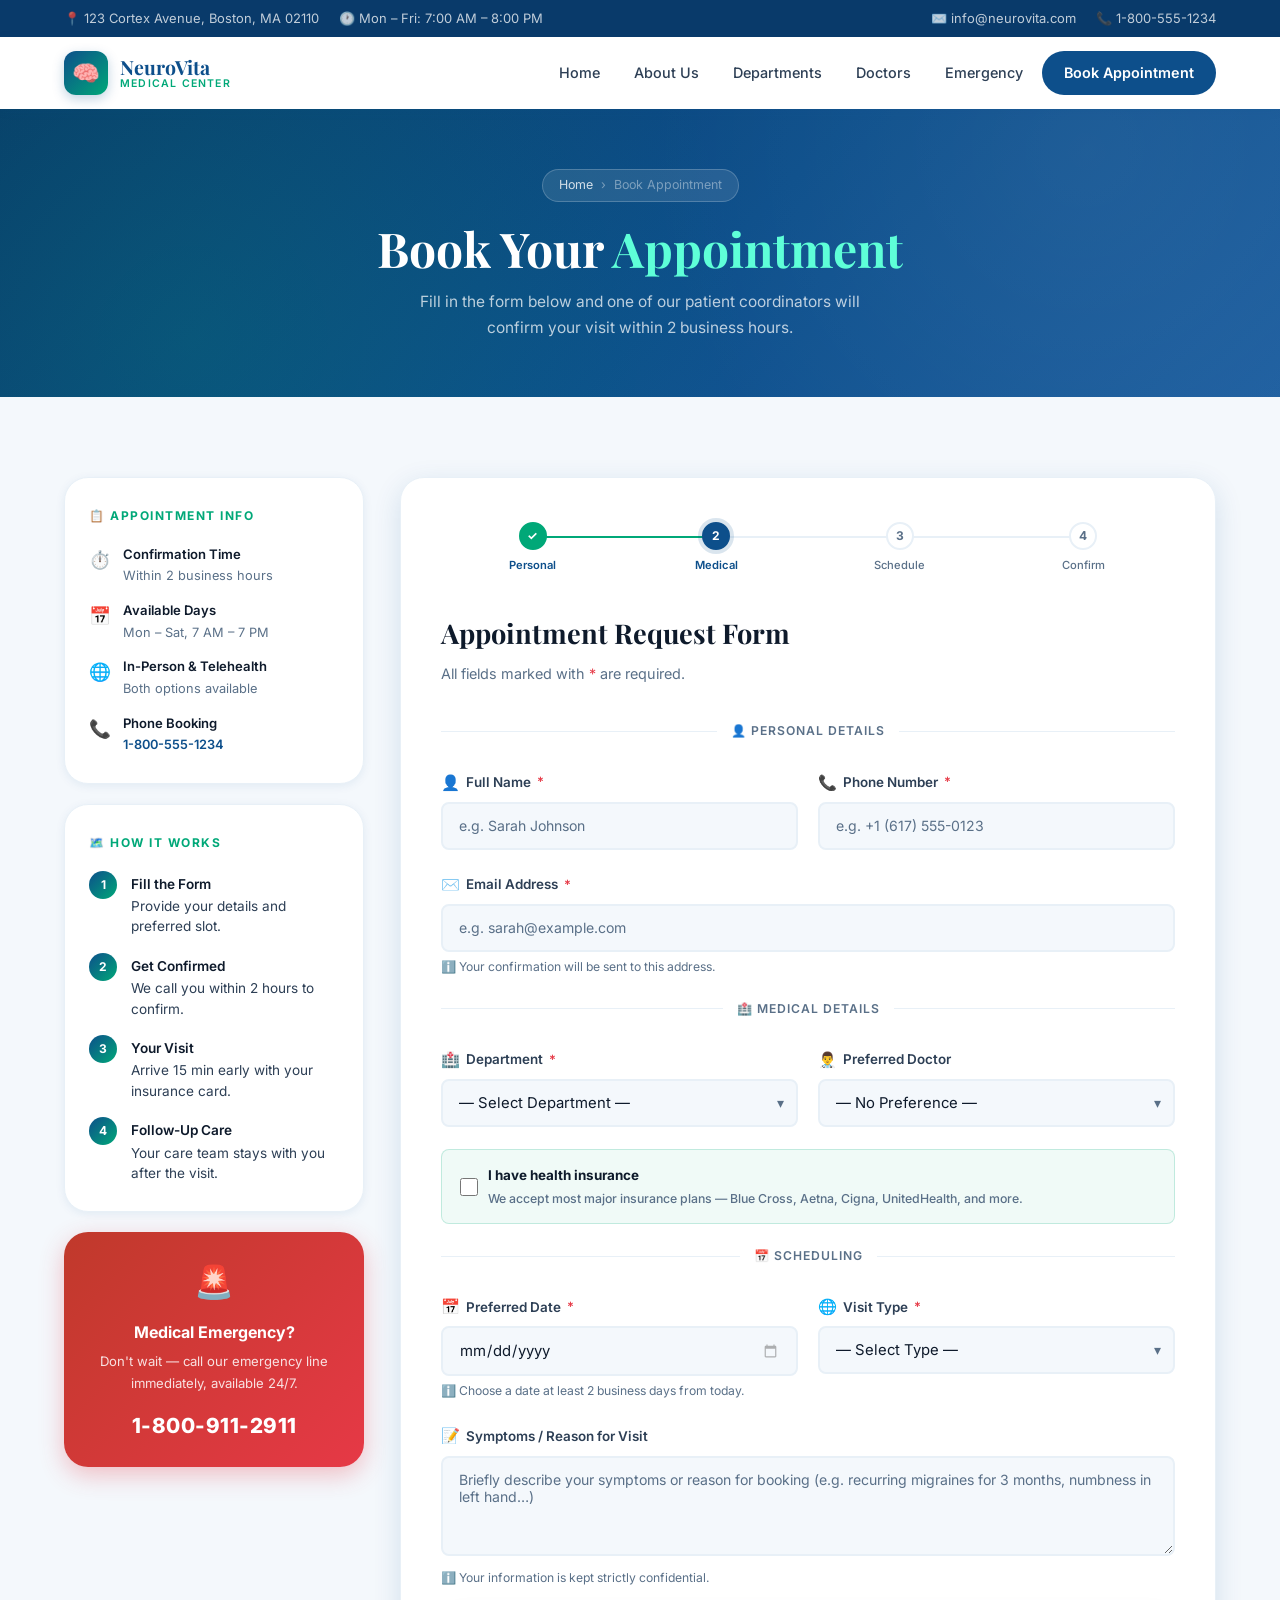
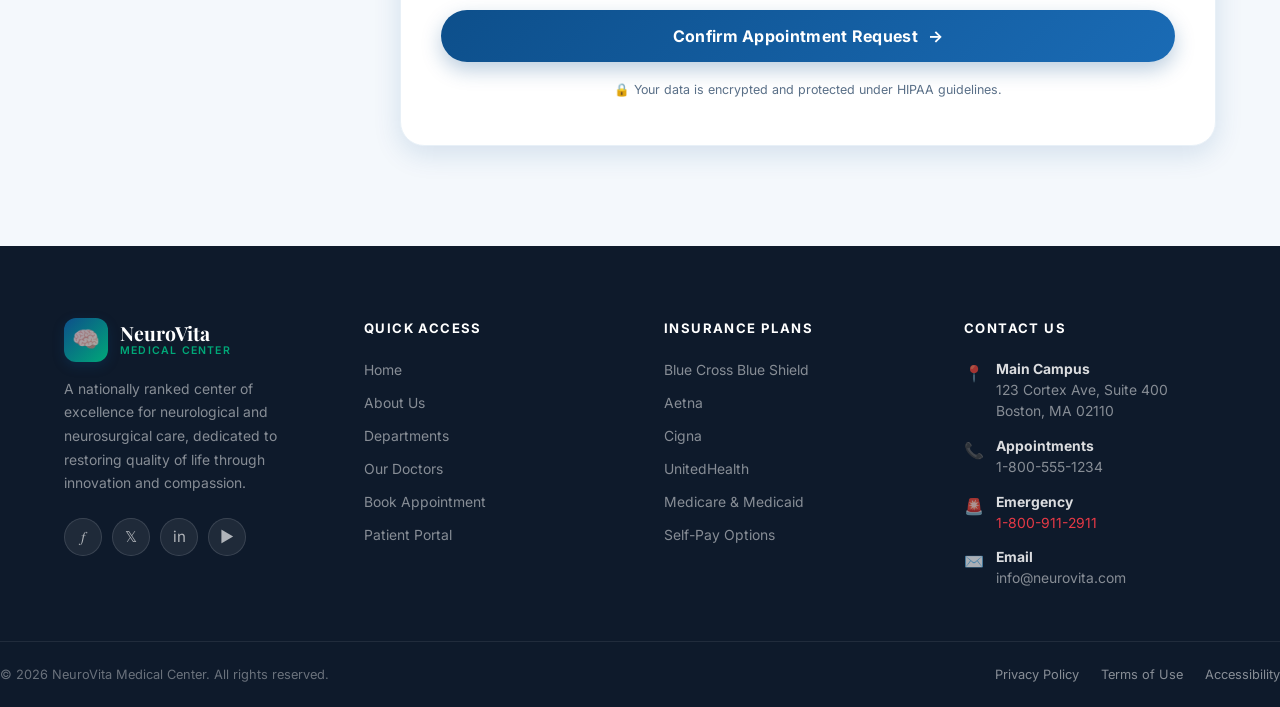
<file: appointment.html>
<!DOCTYPE html>
<html lang="en">

<head>
    <meta charset="UTF-8" />
    <meta name="viewport" content="width=device-width, initial-scale=1.0" />
    <meta name="description"
        content="Book an appointment at NeuroVita Medical Center — Neurology & Neurosurgery specialists." />
    <title>Book Appointment | NeuroVita Medical Center</title>
    <link rel="preconnect" href="https://fonts.googleapis.com" />
    <link rel="preconnect" href="https://fonts.gstatic.com" crossorigin />
    <link
        href="https://fonts.googleapis.com/css2?family=Inter:wght@300;400;500;600;700;800&family=Playfair+Display:wght@600;700&display=swap"
        rel="stylesheet" />
    <style>
        /* ── TOKENS ───────────────────────────────── */
        :root {
            --primary: #0d4f8b;
            --primary-dk: #093a6a;
            --primary-lt: #1a6bb5;
            --accent: #00a878;
            --accent-lt: #00c996;
            --white: #ffffff;
            --off: #f4f8fc;
            --lgray: #e8f0f7;
            --dark: #0e1a2b;
            --text: #2d3f55;
            --muted: #5a7088;
            --danger: #e63946;
            --sans: 'Inter', sans-serif;
            --serif: 'Playfair Display', serif;
            --sh-sm: 0 2px 10px rgba(13, 79, 139, .08);
            --sh-md: 0 8px 28px rgba(13, 79, 139, .14);
            --sh-lg: 0 22px 55px rgba(13, 79, 139, .18);
            --r-sm: 8px;
            --r-md: 16px;
            --r-lg: 24px;
            --ease: .28s cubic-bezier(.4, 0, .2, 1);
        }

        /* ── RESET ────────────────────────────────── */
        *,
        *::before,
        *::after {
            box-sizing: border-box;
            margin: 0;
            padding: 0;
        }

        html {
            scroll-behavior: smooth;
        }

        body {
            font-family: var(--sans);
            color: var(--text);
            background: var(--off);
            line-height: 1.65;
            overflow-x: hidden;
        }

        a {
            text-decoration: none;
            color: inherit;
        }

        ul {
            list-style: none;
        }

        /* ── UTILS ────────────────────────────────── */
        .container {
            width: 90%;
            max-width: 1160px;
            margin: 0 auto;
        }

        /* ── TOP BAR ──────────────────────────────── */
        .top-bar {
            background: var(--primary-dk);
            color: rgba(255, 255, 255, .75);
            font-size: .81rem;
            padding: 8px 0;
        }

        .top-bar-inner {
            display: flex;
            justify-content: space-between;
            align-items: center;
            flex-wrap: wrap;
            gap: 8px;
        }

        .tbg {
            display: flex;
            align-items: center;
            gap: 20px;
        }

        .tbi {
            display: flex;
            align-items: center;
            gap: 6px;
        }

        .top-bar a {
            color: rgba(255, 255, 255, .75);
            transition: color .2s;
        }

        .top-bar a:hover {
            color: var(--accent-lt);
        }

        /* ── NAV ──────────────────────────────────── */
        .site-header {
            position: sticky;
            top: 0;
            z-index: 1000;
            background: var(--white);
            box-shadow: var(--sh-sm);
        }

        .nav-inner {
            display: flex;
            align-items: center;
            justify-content: space-between;
            height: 72px;
            gap: 20px;
        }

        .logo {
            display: flex;
            align-items: center;
            gap: 12px;
            flex-shrink: 0;
        }

        .logo-icon {
            width: 44px;
            height: 44px;
            background: linear-gradient(135deg, var(--primary), var(--accent));
            border-radius: 12px;
            display: flex;
            align-items: center;
            justify-content: center;
            font-size: 1.4rem;
            box-shadow: 0 4px 12px rgba(13, 79, 139, .25);
        }

        .logo-text {
            display: flex;
            flex-direction: column;
            line-height: 1.1;
        }

        .logo-name {
            font-family: var(--serif);
            font-size: 1.22rem;
            font-weight: 700;
            color: var(--primary);
        }

        .logo-sub {
            font-size: .66rem;
            font-weight: 600;
            color: var(--accent);
            letter-spacing: 1.2px;
            text-transform: uppercase;
        }

        .nav-links {
            display: flex;
            align-items: center;
            gap: 4px;
        }

        .nav-links a {
            padding: 8px 15px;
            font-size: .9rem;
            font-weight: 500;
            color: var(--text);
            border-radius: 8px;
            transition: var(--ease);
            position: relative;
        }

        .nav-links a::after {
            content: '';
            position: absolute;
            bottom: 4px;
            left: 15px;
            right: 15px;
            height: 2px;
            background: var(--accent);
            border-radius: 2px;
            transform: scaleX(0);
            transition: transform var(--ease);
        }

        .nav-links a:hover {
            color: var(--primary);
            background: var(--off);
        }

        .nav-links a:hover::after,
        .nav-links a.active::after {
            transform: scaleX(1);
        }

        .nav-links a.active {
            color: var(--primary);
            font-weight: 700;
        }

        .nav-cta {
            padding: 10px 22px !important;
            background: var(--primary) !important;
            color: var(--white) !important;
            border-radius: 50px !important;
            font-weight: 600 !important;
        }

        .nav-cta:hover {
            background: var(--primary-lt) !important;
            transform: translateY(-1px);
            box-shadow: var(--sh-md);
        }

        .nav-cta::after {
            display: none !important;
        }

        .nav-toggle {
            display: none;
            flex-direction: column;
            justify-content: center;
            gap: 5px;
            width: 36px;
            height: 36px;
            cursor: pointer;
            background: none;
            border: none;
            padding: 4px;
        }

        .nav-toggle span {
            display: block;
            height: 2px;
            background: var(--primary);
            border-radius: 2px;
            transition: var(--ease);
        }

        /* ── PAGE BANNER ──────────────────────────── */
        .page-banner {
            background: linear-gradient(135deg, var(--primary-dk) 0%, var(--primary) 55%, #1e5fa0 100%);
            padding: 60px 0 56px;
            position: relative;
            overflow: hidden;
            text-align: center;
        }

        .page-banner::before {
            content: '';
            position: absolute;
            inset: 0;
            background:
                radial-gradient(circle at 15% 80%, rgba(0, 168, 120, .18) 0%, transparent 50%),
                radial-gradient(circle at 85% 15%, rgba(255, 255, 255, .05) 0%, transparent 40%);
            pointer-events: none;
        }

        .banner-inner {
            position: relative;
            z-index: 2;
        }

        .banner-bc {
            display: inline-flex;
            align-items: center;
            gap: 8px;
            background: rgba(255, 255, 255, .1);
            border: 1px solid rgba(255, 255, 255, .2);
            color: rgba(255, 255, 255, .8);
            font-size: .78rem;
            padding: 5px 16px;
            border-radius: 50px;
            margin-bottom: 18px;
        }

        .banner-bc span {
            color: rgba(255, 255, 255, .4);
        }

        .banner-title {
            font-family: var(--serif);
            font-size: clamp(1.8rem, 4vw, 3rem);
            color: var(--white);
            line-height: 1.18;
            margin-bottom: 12px;
        }

        .banner-title em {
            color: #5effd8;
            font-style: normal;
        }

        .banner-sub {
            font-size: .97rem;
            color: rgba(255, 255, 255, .72);
            max-width: 480px;
            margin: 0 auto;
            line-height: 1.7;
        }

        /* ── MAIN LAYOUT ──────────────────────────── */
        .appt-section {
            padding: 80px 0 100px;
        }

        .appt-grid {
            display: flex;
            gap: 36px;
            align-items: flex-start;
        }

        /* ── SIDEBAR INFO ─────────────────────────── */
        .appt-sidebar {
            flex: 0 0 300px;
            display: flex;
            flex-direction: column;
            gap: 20px;
        }

        .info-card {
            background: var(--white);
            border-radius: var(--r-lg);
            padding: 28px 24px;
            border: 1px solid var(--lgray);
            box-shadow: var(--sh-sm);
        }

        .info-card-title {
            font-size: .75rem;
            font-weight: 700;
            text-transform: uppercase;
            letter-spacing: 1.5px;
            color: var(--accent);
            margin-bottom: 18px;
            display: flex;
            align-items: center;
            gap: 8px;
        }

        .info-list {
            display: flex;
            flex-direction: column;
            gap: 14px;
        }

        .info-item {
            display: flex;
            align-items: flex-start;
            gap: 12px;
        }

        .info-icon {
            font-size: 1.1rem;
            flex-shrink: 0;
            margin-top: 1px;
        }

        .info-text {
            font-size: .875rem;
            line-height: 1.55;
        }

        .info-text strong {
            display: block;
            color: var(--dark);
            font-weight: 600;
            font-size: .82rem;
        }

        .info-text span {
            color: var(--muted);
            font-size: .8rem;
        }

        /* emergency card */
        .emergency-card {
            background: linear-gradient(135deg, #c0392b, #e63946);
            border-radius: var(--r-lg);
            padding: 24px;
            color: var(--white);
            text-align: center;
            box-shadow: 0 8px 24px rgba(230, 57, 70, .3);
        }

        .emergency-card .ec-icon {
            font-size: 2rem;
            margin-bottom: 10px;
        }

        .emergency-card h3 {
            font-size: 1rem;
            font-weight: 700;
            margin-bottom: 6px;
        }

        .emergency-card p {
            font-size: .82rem;
            opacity: .85;
            margin-bottom: 14px;
        }

        .ec-tel {
            display: block;
            font-size: 1.3rem;
            font-weight: 800;
            color: var(--white);
            letter-spacing: .5px;
        }

        .ec-tel:hover {
            opacity: .85;
        }

        /* steps card */
        .steps-list {
            display: flex;
            flex-direction: column;
            gap: 16px;
        }

        .step-item {
            display: flex;
            align-items: flex-start;
            gap: 14px;
        }

        .step-num {
            width: 28px;
            height: 28px;
            border-radius: 50%;
            background: linear-gradient(135deg, var(--primary), var(--accent));
            color: var(--white);
            font-size: .75rem;
            font-weight: 700;
            display: flex;
            align-items: center;
            justify-content: center;
            flex-shrink: 0;
        }

        .step-text {
            font-size: .85rem;
            color: var(--text);
            line-height: 1.5;
            padding-top: 3px;
        }

        .step-text strong {
            display: block;
            color: var(--dark);
            font-weight: 600;
            margin-bottom: 2px;
        }

        /* ── FORM CARD ────────────────────────────── */
        .form-card {
            flex: 1;
            background: var(--white);
            border-radius: var(--r-lg);
            padding: 44px 40px;
            box-shadow: var(--sh-md);
            border: 1px solid var(--lgray);
        }

        .form-header {
            margin-bottom: 36px;
        }

        .form-header h2 {
            font-family: var(--serif);
            font-size: 1.7rem;
            color: var(--dark);
            margin-bottom: 6px;
        }

        .form-header p {
            font-size: .9rem;
            color: var(--muted);
        }

        /* progress bar */
        .form-progress {
            display: flex;
            align-items: center;
            gap: 0;
            margin-bottom: 36px;
        }

        .prog-step {
            flex: 1;
            display: flex;
            flex-direction: column;
            align-items: center;
            gap: 6px;
            position: relative;
        }

        .prog-step:not(:last-child)::after {
            content: '';
            position: absolute;
            top: 14px;
            left: 50%;
            right: -50%;
            height: 2px;
            background: var(--lgray);
            z-index: 0;
        }

        .prog-step.done:not(:last-child)::after {
            background: var(--accent);
        }

        .prog-dot {
            width: 28px;
            height: 28px;
            border-radius: 50%;
            border: 2px solid var(--lgray);
            background: var(--white);
            z-index: 1;
            display: flex;
            align-items: center;
            justify-content: center;
            font-size: .75rem;
            font-weight: 700;
            color: var(--muted);
            transition: var(--ease);
        }

        .prog-step.done .prog-dot {
            background: var(--accent);
            border-color: var(--accent);
            color: var(--white);
        }

        .prog-step.active .prog-dot {
            background: var(--primary);
            border-color: var(--primary);
            color: var(--white);
            box-shadow: 0 0 0 4px rgba(13, 79, 139, .15);
        }

        .prog-lbl {
            font-size: .7rem;
            color: var(--muted);
            font-weight: 500;
        }

        .prog-step.done .prog-lbl,
        .prog-step.active .prog-lbl {
            color: var(--primary);
            font-weight: 600;
        }

        /* row layout */
        .form-row {
            display: flex;
            gap: 20px;
        }

        .form-row .form-group {
            flex: 1;
        }

        /* field group */
        .form-group {
            margin-bottom: 22px;
        }

        .form-group label {
            display: flex;
            align-items: center;
            gap: 6px;
            font-size: .84rem;
            font-weight: 600;
            color: var(--text);
            margin-bottom: 7px;
        }

        .field-icon {
            font-size: .95rem;
        }

        .required-star {
            color: var(--danger);
            font-size: .8rem;
        }

        /* inputs */
        .form-control {
            width: 100%;
            padding: 13px 16px;
            font-family: var(--sans);
            font-size: .93rem;
            color: var(--dark);
            background: var(--off);
            border: 2px solid var(--lgray);
            border-radius: var(--r-sm);
            outline: none;
            transition: border-color var(--ease), box-shadow var(--ease), background var(--ease);
            appearance: none;
            -webkit-appearance: none;
        }

        .form-control::placeholder {
            color: var(--muted);
            font-size: .88rem;
        }

        .form-control:hover {
            border-color: #c2d5eb;
            background: var(--white);
        }

        .form-control:focus {
            border-color: var(--primary);
            background: var(--white);
            box-shadow: 0 0 0 4px rgba(13, 79, 139, .1);
        }

        .form-control.valid {
            border-color: var(--accent);
        }

        .form-control.valid:focus {
            box-shadow: 0 0 0 4px rgba(0, 168, 120, .1);
        }

        /* select arrow */
        .select-wrap {
            position: relative;
        }

        .select-wrap::after {
            content: '▾';
            position: absolute;
            right: 14px;
            top: 50%;
            transform: translateY(-50%);
            color: var(--muted);
            pointer-events: none;
            font-size: .9rem;
        }

        .select-wrap select {
            padding-right: 38px;
            cursor: pointer;
        }

        /* date input */
        input[type="date"]::-webkit-calendar-picker-indicator {
            opacity: .5;
            cursor: pointer;
            filter: invert(0.4);
        }

        input[type="date"]:focus::-webkit-calendar-picker-indicator {
            opacity: .8;
        }

        /* textarea */
        textarea.form-control {
            resize: vertical;
            min-height: 100px;
        }

        /* field hint */
        .field-hint {
            font-size: .76rem;
            color: var(--muted);
            margin-top: 5px;
            display: flex;
            align-items: center;
            gap: 4px;
        }

        /* ── INSURANCE ROW ────────────────────────── */
        .insurance-row {
            display: flex;
            align-items: center;
            gap: 14px;
            flex-wrap: wrap;
            background: rgba(0, 168, 120, .06);
            border: 1px solid rgba(0, 168, 120, .2);
            border-radius: var(--r-sm);
            padding: 14px 18px;
            margin-bottom: 22px;
        }

        .insurance-row label {
            font-size: .88rem;
            font-weight: 500;
            color: var(--text);
            cursor: pointer;
            display: flex;
            align-items: center;
            gap: 10px;
        }

        .insurance-row input[type="checkbox"] {
            width: 18px;
            height: 18px;
            accent-color: var(--accent);
            cursor: pointer;
            flex-shrink: 0;
            border-radius: 4px;
        }

        .ins-label-text strong {
            display: block;
            font-size: .84rem;
            color: var(--dark);
        }

        .ins-label-text span {
            font-size: .77rem;
            color: var(--muted);
        }

        /* ── DIVIDER ──────────────────────────────── */
        .form-divider {
            display: flex;
            align-items: center;
            gap: 14px;
            margin: 8px 0 28px;
        }

        .form-divider::before,
        .form-divider::after {
            content: '';
            flex: 1;
            height: 1px;
            background: var(--lgray);
        }

        .form-divider span {
            font-size: .76rem;
            font-weight: 600;
            color: var(--muted);
            text-transform: uppercase;
            letter-spacing: 1px;
            white-space: nowrap;
        }

        /* ── SUBMIT BUTTON ────────────────────────── */
        .submit-btn {
            width: 100%;
            padding: 16px;
            background: linear-gradient(135deg, var(--primary), var(--primary-lt));
            color: var(--white);
            border: none;
            border-radius: 50px;
            font-family: var(--sans);
            font-size: 1rem;
            font-weight: 700;
            cursor: pointer;
            letter-spacing: .3px;
            transition: var(--ease);
            display: flex;
            align-items: center;
            justify-content: center;
            gap: 10px;
            box-shadow: 0 8px 20px rgba(13, 79, 139, .28);
            position: relative;
            overflow: hidden;
        }

        .submit-btn::before {
            content: '';
            position: absolute;
            inset: 0;
            background: linear-gradient(135deg, var(--accent), var(--accent-lt));
            opacity: 0;
            transition: opacity var(--ease);
        }

        .submit-btn:hover::before {
            opacity: 1;
        }

        .submit-btn:hover {
            transform: translateY(-3px);
            box-shadow: 0 14px 30px rgba(13, 79, 139, .35);
        }

        .submit-btn:active {
            transform: translateY(-1px);
        }

        .submit-btn span {
            position: relative;
            z-index: 1;
        }

        .submit-arrow {
            position: relative;
            z-index: 1;
            transition: transform var(--ease);
        }

        .submit-btn:hover .submit-arrow {
            transform: translateX(5px);
        }

        /* ── FORM FOOTER NOTE ─────────────────────── */
        .form-note {
            text-align: center;
            margin-top: 18px;
            font-size: .78rem;
            color: var(--muted);
            display: flex;
            align-items: center;
            justify-content: center;
            gap: 6px;
        }

        /* ── SUCCESS STATE (hidden by default) ─────── */
        .success-panel {
            display: none;
            flex-direction: column;
            align-items: center;
            justify-content: center;
            text-align: center;
            padding: 60px 0;
            gap: 16px;
        }

        .success-icon {
            font-size: 5rem;
            animation: popIn .5s ease;
        }

        @keyframes popIn {
            0% {
                transform: scale(0.3);
                opacity: 0
            }

            80% {
                transform: scale(1.1)
            }

            100% {
                transform: scale(1);
                opacity: 1
            }
        }

        .success-panel h2 {
            font-family: var(--serif);
            font-size: 1.8rem;
            color: var(--dark);
        }

        .success-panel p {
            color: var(--muted);
            max-width: 380px;
            font-size: .95rem;
            line-height: 1.65;
        }

        .success-ref {
            background: var(--off);
            border: 1px solid var(--lgray);
            border-radius: var(--r-md);
            padding: 16px 28px;
        }

        .success-ref span {
            font-size: .78rem;
            color: var(--muted);
            text-transform: uppercase;
            letter-spacing: 1px;
            display: block;
            margin-bottom: 4px;
        }

        .success-ref strong {
            font-size: 1.4rem;
            color: var(--primary);
            letter-spacing: 2px;
        }

        .success-btn {
            padding: 12px 32px;
            background: var(--accent);
            color: var(--white);
            border-radius: 50px;
            font-weight: 600;
            font-size: .9rem;
            transition: var(--ease);
        }

        .success-btn:hover {
            background: var(--accent-lt);
            transform: translateY(-2px);
            box-shadow: 0 6px 18px rgba(0, 168, 120, .3);
        }

        /* ── FOOTER ───────────────────────────────── */
        .site-footer {
            background: var(--dark);
            color: rgba(255, 255, 255, .65);
            padding: 72px 0 0;
        }

        .footer-grid {
            display: flex;
            flex-wrap: wrap;
            gap: 48px;
        }

        .footer-col {
            flex: 1 1 200px;
        }

        .footer-logo {
            margin-bottom: 16px;
        }

        .footer-logo .logo-name {
            color: var(--white);
        }

        .footer-about {
            font-size: .87rem;
            line-height: 1.7;
            color: rgba(255, 255, 255, .5);
            margin-bottom: 22px;
            max-width: 270px;
        }

        .social-links {
            display: flex;
            gap: 10px;
        }

        .social-link {
            width: 38px;
            height: 38px;
            border-radius: 50%;
            background: rgba(255, 255, 255, .07);
            border: 1px solid rgba(255, 255, 255, .12);
            display: flex;
            align-items: center;
            justify-content: center;
            font-size: .95rem;
            transition: var(--ease);
        }

        .social-link:hover {
            background: var(--accent);
            border-color: var(--accent);
            transform: translateY(-3px);
        }

        .fcol-title {
            font-size: .82rem;
            font-weight: 700;
            color: var(--white);
            text-transform: uppercase;
            letter-spacing: 1.4px;
            margin-bottom: 20px;
        }

        .flinks {
            display: flex;
            flex-direction: column;
            gap: 10px;
        }

        .flinks a {
            font-size: .87rem;
            color: rgba(255, 255, 255, .5);
            transition: color .2s, padding-left .2s;
        }

        .flinks a:hover {
            color: var(--accent-lt);
            padding-left: 5px;
        }

        .fcontact {
            display: flex;
            flex-direction: column;
            gap: 14px;
        }

        .fci {
            display: flex;
            align-items: flex-start;
            gap: 12px;
            font-size: .87rem;
        }

        .fci-icon {
            font-size: 1rem;
            flex-shrink: 0;
            margin-top: 1px;
        }

        .fci-text {
            color: rgba(255, 255, 255, .5);
            line-height: 1.5;
        }

        .fci-text strong {
            color: rgba(255, 255, 255, .85);
            display: block;
        }

        .footer-bottom {
            margin-top: 52px;
            border-top: 1px solid rgba(255, 255, 255, .08);
            padding: 22px 0;
            font-size: .8rem;
            color: rgba(255, 255, 255, .38);
            display: flex;
            justify-content: space-between;
            align-items: center;
            flex-wrap: wrap;
            gap: 12px;
        }

        .footer-bottom a {
            color: rgba(255, 255, 255, .5);
        }

        .footer-bottom a:hover {
            color: var(--accent-lt);
        }

        .fbl {
            display: flex;
            gap: 22px;
        }

        /* ── ANIMATIONS ───────────────────────────── */
        @keyframes fadeUp {
            from {
                opacity: 0;
                transform: translateY(24px)
            }

            to {
                opacity: 1;
                transform: translateY(0)
            }
        }

        .fu {
            opacity: 0;
            animation: fadeUp .55s ease forwards;
        }

        .d1 {
            animation-delay: .05s
        }

        .d2 {
            animation-delay: .12s
        }

        .d3 {
            animation-delay: .2s
        }

        /* ── RESPONSIVE ───────────────────────────── */
        @media (max-width:960px) {
            .appt-grid {
                flex-direction: column;
            }

            .appt-sidebar {
                flex: none;
                width: 100%;
                flex-direction: row;
                flex-wrap: wrap;
            }

            .info-card,
            .emergency-card {
                flex: 1 1 260px;
            }

            .tbg:last-child {
                display: none;
            }
        }

        @media (max-width:768px) {
            .nav-links {
                display: none;
            }

            .nav-toggle {
                display: flex;
            }

            .nav-links.open {
                display: flex;
                flex-direction: column;
                position: fixed;
                top: 72px;
                left: 0;
                right: 0;
                background: var(--white);
                padding: 16px 24px 32px;
                box-shadow: var(--sh-lg);
                gap: 4px;
                z-index: 999;
                animation: fadeUp .2s ease forwards;
            }

            .nav-links.open a {
                display: block;
                padding: 12px 16px;
                border-radius: var(--r-sm);
                font-size: 1rem;
            }

            .nav-cta {
                text-align: center;
            }

            .form-card {
                padding: 28px 22px;
            }

            .form-row {
                flex-direction: column;
                gap: 0;
            }
        }

        @media (max-width:600px) {
            .top-bar {
                display: none;
            }

            .appt-section {
                padding: 56px 0 72px;
            }

            .appt-sidebar {
                flex-direction: column;
            }

            .form-progress {
                display: none;
            }

            .footer-grid {
                gap: 36px;
            }

            .footer-col {
                flex: 1 1 100%;
            }

            .footer-bottom {
                flex-direction: column;
                text-align: center;
            }

            .fbl {
                justify-content: center;
            }
        }
    </style>
</head>

<body>

    <!-- TOP BAR -->
    <div class="top-bar" role="banner" aria-label="Contact information">
        <div class="container top-bar-inner">
            <div class="tbg">
                <span class="tbi">📍 123 Cortex Avenue, Boston, MA 02110</span>
                <span class="tbi">🕐 Mon – Fri: 7:00 AM – 8:00 PM</span>
            </div>
            <div class="tbg">
                <a href="mailto:info@neurovita.com" class="tbi">✉️ info@neurovita.com</a>
                <a href="tel:+18005551234" class="tbi">📞 1-800-555-1234</a>
            </div>
        </div>
    </div>

    <!-- NAV -->
    <header class="site-header">
        <div class="container nav-inner">
            <a href="index.html" class="logo" aria-label="NeuroVita Medical Center Home">
                <div class="logo-icon" aria-hidden="true">🧠</div>
                <div class="logo-text">
                    <span class="logo-name">NeuroVita</span>
                    <span class="logo-sub">Medical Center</span>
                </div>
            </a>
            <nav class="nav-links" id="nav-links" role="navigation" aria-label="Main navigation">
                <a href="index.html">Home</a>
                <a href="about.html">About Us</a>
                <a href="departments.html">Departments</a>
                <a href="doctors.html">Doctors</a>
                <a href="index.html#emergency">Emergency</a>
                <a href="appointment.html" class="active nav-cta">Book Appointment</a>
            </nav>
            <button class="nav-toggle" id="nav-toggle" aria-label="Toggle navigation" aria-expanded="false"
                aria-controls="nav-links">
                <span></span><span></span><span></span>
            </button>
        </div>
    </header>

    <main>

        <!-- PAGE BANNER -->
        <section class="page-banner" aria-labelledby="banner-heading">
            <div class="container banner-inner">
                <div class="banner-bc">
                    <a href="index.html">Home</a><span aria-hidden="true">›</span><span>Book Appointment</span>
                </div>
                <h1 class="banner-title fu d1" id="banner-heading">
                    Book Your <em>Appointment</em>
                </h1>
                <p class="banner-sub fu d2">
                    Fill in the form below and one of our patient coordinators will confirm your visit within 2 business
                    hours.
                </p>
            </div>
        </section>

        <!-- APPOINTMENT SECTION -->
        <section class="appt-section" aria-labelledby="form-heading">
            <div class="container">
                <div class="appt-grid">

                    <!-- SIDEBAR -->
                    <aside class="appt-sidebar fu d1" aria-label="Appointment information">

                        <!-- Contact info -->
                        <div class="info-card">
                            <div class="info-card-title">📋 Appointment Info</div>
                            <ul class="info-list">
                                <li class="info-item">
                                    <span class="info-icon">⏱️</span>
                                    <div class="info-text"><strong>Confirmation Time</strong><span>Within 2 business
                                            hours</span></div>
                                </li>
                                <li class="info-item">
                                    <span class="info-icon">📅</span>
                                    <div class="info-text"><strong>Available Days</strong><span>Mon – Sat, 7 AM – 7
                                            PM</span></div>
                                </li>
                                <li class="info-item">
                                    <span class="info-icon">🌐</span>
                                    <div class="info-text"><strong>In-Person & Telehealth</strong><span>Both options
                                            available</span></div>
                                </li>
                                <li class="info-item">
                                    <span class="info-icon">📞</span>
                                    <div class="info-text"><strong>Phone Booking</strong><span><a
                                                href="tel:+18005551234"
                                                style="color:var(--primary);font-weight:600">1-800-555-1234</a></span>
                                    </div>
                                </li>
                            </ul>
                        </div>

                        <!-- Steps -->
                        <div class="info-card">
                            <div class="info-card-title">🗺️ How It Works</div>
                            <ol class="steps-list" aria-label="Appointment process steps">
                                <li class="step-item">
                                    <div class="step-num">1</div>
                                    <div class="step-text"><strong>Fill the Form</strong>Provide your details and
                                        preferred slot.</div>
                                </li>
                                <li class="step-item">
                                    <div class="step-num">2</div>
                                    <div class="step-text"><strong>Get Confirmed</strong>We call you within 2 hours to
                                        confirm.</div>
                                </li>
                                <li class="step-item">
                                    <div class="step-num">3</div>
                                    <div class="step-text"><strong>Your Visit</strong>Arrive 15 min early with your
                                        insurance card.</div>
                                </li>
                                <li class="step-item">
                                    <div class="step-num">4</div>
                                    <div class="step-text"><strong>Follow-Up Care</strong>Your care team stays with you
                                        after the visit.</div>
                                </li>
                            </ol>
                        </div>

                        <!-- Emergency -->
                        <div class="emergency-card" role="complementary" aria-label="Emergency contact">
                            <div class="ec-icon">🚨</div>
                            <h3>Medical Emergency?</h3>
                            <p>Don't wait — call our emergency line immediately, available 24/7.</p>
                            <a href="tel:+18009112911" class="ec-tel">1-800-911-2911</a>
                        </div>

                    </aside>

                    <!-- FORM CARD -->
                    <div class="form-card fu d2">

                        <!-- Progress -->
                        <nav class="form-progress" aria-label="Form progress">
                            <div class="prog-step done">
                                <div class="prog-dot" aria-label="Step 1 complete">✓</div>
                                <span class="prog-lbl">Personal</span>
                            </div>
                            <div class="prog-step active">
                                <div class="prog-dot" aria-current="step">2</div>
                                <span class="prog-lbl">Medical</span>
                            </div>
                            <div class="prog-step">
                                <div class="prog-dot">3</div>
                                <span class="prog-lbl">Schedule</span>
                            </div>
                            <div class="prog-step">
                                <div class="prog-dot">4</div>
                                <span class="prog-lbl">Confirm</span>
                            </div>
                        </nav>

                        <div class="form-header">
                            <h2 id="form-heading">Appointment Request Form</h2>
                            <p>All fields marked with <span style="color:var(--danger)">*</span> are required.</p>
                        </div>

                        <!-- THE FORM -->
                        <form id="appt-form" novalidate aria-label="Appointment booking form">

                            <!-- Personal Details -->
                            <div class="form-divider"><span>👤 Personal Details</span></div>

                            <div class="form-row">
                                <div class="form-group">
                                    <label for="full-name">
                                        <span class="field-icon">👤</span> Full Name
                                        <span class="required-star" aria-hidden="true">*</span>
                                    </label>
                                    <input type="text" id="full-name" name="full_name" class="form-control"
                                        placeholder="e.g. Sarah Johnson" required autocomplete="name"
                                        aria-required="true" />
                                </div>
                                <div class="form-group">
                                    <label for="phone">
                                        <span class="field-icon">📞</span> Phone Number
                                        <span class="required-star" aria-hidden="true">*</span>
                                    </label>
                                    <input type="tel" id="phone" name="phone" class="form-control"
                                        placeholder="e.g. +1 (617) 555-0123" required autocomplete="tel"
                                        aria-required="true" />
                                </div>
                            </div>

                            <div class="form-group">
                                <label for="email">
                                    <span class="field-icon">✉️</span> Email Address
                                    <span class="required-star" aria-hidden="true">*</span>
                                </label>
                                <input type="email" id="email" name="email" class="form-control"
                                    placeholder="e.g. sarah@example.com" required autocomplete="email"
                                    aria-required="true" />
                                <div class="field-hint">ℹ️ Your confirmation will be sent to this address.</div>
                            </div>

                            <!-- Medical Details -->
                            <div class="form-divider"><span>🏥 Medical Details</span></div>

                            <div class="form-row">
                                <div class="form-group">
                                    <label for="department">
                                        <span class="field-icon">🏥</span> Department
                                        <span class="required-star" aria-hidden="true">*</span>
                                    </label>
                                    <div class="select-wrap">
                                        <select id="department" name="department" class="form-control" required
                                            aria-required="true">
                                            <option value="" disabled selected>— Select Department —</option>
                                            <option value="neurology">🧠 Neurology</option>
                                            <option value="neurosurgery">🔪 Neurosurgery</option>
                                            <option value="epileptology">⚡ Epileptology</option>
                                            <option value="neuro-oncology">🔬 Neuro-Oncology</option>
                                            <option value="spine">🦴 Spine Surgery</option>
                                            <option value="movement">🤲 Movement Disorders</option>
                                            <option value="diagnostics">📊 Diagnostics & Imaging</option>
                                            <option value="stroke">🫀 Stroke Center</option>
                                        </select>
                                    </div>
                                </div>
                                <div class="form-group">
                                    <label for="doctor">
                                        <span class="field-icon">👨‍⚕️</span> Preferred Doctor
                                    </label>
                                    <div class="select-wrap">
                                        <select id="doctor" name="doctor" class="form-control">
                                            <option value="" selected>— No Preference —</option>
                                            <option value="marchetti">Dr. Elena Marchetti — Neurology</option>
                                            <option value="okafor">Dr. James Okafor — Neurosurgery</option>
                                            <option value="anandhi">Dr. Priya Anandhi — Epileptology</option>
                                            <option value="chen">Dr. Marcus Chen — Neuro-Oncology</option>
                                            <option value="rahman">Dr. Aisha Rahman — Movement Disorders</option>
                                            <option value="petrov">Dr. David Petrov — Spine Surgery</option>
                                        </select>
                                    </div>
                                </div>
                            </div>

                            <!-- Insurance -->
                            <div class="insurance-row">
                                <label for="has-insurance">
                                    <input type="checkbox" id="has-insurance" name="has_insurance" />
                                    <div class="ins-label-text">
                                        <strong>I have health insurance</strong>
                                        <span>We accept most major insurance plans — Blue Cross, Aetna, Cigna,
                                            UnitedHealth, and more.</span>
                                    </div>
                                </label>
                            </div>

                            <!-- Scheduling -->
                            <div class="form-divider"><span>📅 Scheduling</span></div>

                            <div class="form-row">
                                <div class="form-group">
                                    <label for="appt-date">
                                        <span class="field-icon">📅</span> Preferred Date
                                        <span class="required-star" aria-hidden="true">*</span>
                                    </label>
                                    <input type="date" id="appt-date" name="appt_date" class="form-control" required
                                        aria-required="true" />
                                    <div class="field-hint">ℹ️ Choose a date at least 2 business days from today.</div>
                                </div>
                                <div class="form-group">
                                    <label for="visit-type">
                                        <span class="field-icon">🌐</span> Visit Type
                                        <span class="required-star" aria-hidden="true">*</span>
                                    </label>
                                    <div class="select-wrap">
                                        <select id="visit-type" name="visit_type" class="form-control" required
                                            aria-required="true">
                                            <option value="" disabled selected>— Select Type —</option>
                                            <option value="in-person">🏥 In-Person Visit</option>
                                            <option value="telehealth">💻 Telehealth (Video)</option>
                                            <option value="phone">📞 Phone Consultation</option>
                                        </select>
                                    </div>
                                </div>
                            </div>

                            <div class="form-group">
                                <label for="symptoms">
                                    <span class="field-icon">📝</span> Symptoms / Reason for Visit
                                </label>
                                <textarea id="symptoms" name="symptoms" class="form-control"
                                    placeholder="Briefly describe your symptoms or reason for booking (e.g. recurring migraines for 3 months, numbness in left hand…)"
                                    aria-describedby="symptoms-hint"></textarea>
                                <div class="field-hint" id="symptoms-hint">ℹ️ Your information is kept strictly
                                    confidential.</div>
                            </div>

                            <!-- Submit -->
                            <button type="submit" class="submit-btn" id="submit-btn">
                                <span>Confirm Appointment Request</span>
                                <span class="submit-arrow" aria-hidden="true">→</span>
                            </button>

                            <p class="form-note">
                                🔒 Your data is encrypted and protected under HIPAA guidelines.
                            </p>

                        </form>

                        <!-- Success Panel (shown after submit) -->
                        <div class="success-panel" id="success-panel" role="alert" aria-live="polite"
                            aria-label="Appointment confirmed">
                            <div class="success-icon">✅</div>
                            <h2>Appointment Requested!</h2>
                            <p>Thank you! A patient coordinator will contact you within <strong>2 business
                                    hours</strong> to confirm your appointment details.</p>
                            <div class="success-ref">
                                <span>Reference Number</span>
                                <strong id="ref-num">NV-2026-XXXX</strong>
                            </div>
                            <a href="index.html" class="success-btn">← Return to Home</a>
                        </div>

                    </div><!-- /form-card -->
                </div><!-- /appt-grid -->
            </div>
        </section>

    </main>

    <!-- FOOTER -->
    <footer class="site-footer" role="contentinfo">
        <div class="container">
            <div class="footer-grid">
                <div class="footer-col">
                    <div class="footer-logo">
                        <a href="index.html" class="logo" aria-label="NeuroVita home">
                            <div class="logo-icon" aria-hidden="true">🧠</div>
                            <div class="logo-text">
                                <span class="logo-name">NeuroVita</span>
                                <span class="logo-sub">Medical Center</span>
                            </div>
                        </a>
                    </div>
                    <p class="footer-about">A nationally ranked center of excellence for neurological and neurosurgical
                        care, dedicated to restoring quality of life through innovation and compassion.</p>
                    <nav class="social-links" aria-label="Social media">
                        <a href="#" class="social-link" aria-label="Facebook">𝑓</a>
                        <a href="#" class="social-link" aria-label="X">𝕏</a>
                        <a href="#" class="social-link" aria-label="LinkedIn">in</a>
                        <a href="#" class="social-link" aria-label="YouTube">▶</a>
                    </nav>
                </div>
                <div class="footer-col">
                    <h3 class="fcol-title">Quick Access</h3>
                    <nav class="flinks">
                        <a href="index.html">Home</a>
                        <a href="about.html">About Us</a>
                        <a href="departments.html">Departments</a>
                        <a href="doctors.html">Our Doctors</a>
                        <a href="appointment.html">Book Appointment</a>
                        <a href="#">Patient Portal</a>
                    </nav>
                </div>
                <div class="footer-col">
                    <h3 class="fcol-title">Insurance Plans</h3>
                    <nav class="flinks">
                        <a href="#">Blue Cross Blue Shield</a>
                        <a href="#">Aetna</a>
                        <a href="#">Cigna</a>
                        <a href="#">UnitedHealth</a>
                        <a href="#">Medicare & Medicaid</a>
                        <a href="#">Self-Pay Options</a>
                    </nav>
                </div>
                <div class="footer-col">
                    <h3 class="fcol-title">Contact Us</h3>
                    <address class="fcontact" style="font-style:normal">
                        <div class="fci"><span class="fci-icon">📍</span>
                            <div class="fci-text"><strong>Main Campus</strong>123 Cortex Ave, Suite 400<br>Boston, MA
                                02110</div>
                        </div>
                        <div class="fci"><span class="fci-icon">📞</span>
                            <div class="fci-text"><strong>Appointments</strong><a href="tel:+18005551234"
                                    style="color:inherit">1-800-555-1234</a></div>
                        </div>
                        <div class="fci"><span class="fci-icon">🚨</span>
                            <div class="fci-text"><strong>Emergency</strong><a href="tel:+18009112911"
                                    style="color:#e63946">1-800-911-2911</a></div>
                        </div>
                        <div class="fci"><span class="fci-icon">✉️</span>
                            <div class="fci-text"><strong>Email</strong><a href="mailto:info@neurovita.com"
                                    style="color:inherit">info@neurovita.com</a></div>
                        </div>
                    </address>
                </div>
            </div>
        </div>
        <div class="footer-bottom">
            <div class="container" style="display:contents">
                <p>© 2026 NeuroVita Medical Center. All rights reserved.</p>
                <nav class="fbl" aria-label="Legal links">
                    <a href="#">Privacy Policy</a>
                    <a href="#">Terms of Use</a>
                    <a href="#">Accessibility</a>
                </nav>
            </div>
        </div>
    </footer>

    <script>
        /* ── Mobile nav ── */
        const toggle = document.getElementById('nav-toggle');
        const nav = document.getElementById('nav-links');
        toggle.addEventListener('click', () => {
            const open = nav.classList.toggle('open');
            toggle.setAttribute('aria-expanded', open);
            const [s1, s2, s3] = toggle.querySelectorAll('span');
            if (open) { s1.style.transform = 'rotate(45deg) translate(5px,5px)'; s2.style.opacity = '0'; s3.style.transform = 'rotate(-45deg) translate(5px,-5px)'; }
            else { [s1, s2, s3].forEach(s => { s.style.transform = ''; s.style.opacity = ''; }); }
        });

        /* ── Set minimum date to today + 2 days ── */
        const dateInput = document.getElementById('appt-date');
        const minDate = new Date();
        minDate.setDate(minDate.getDate() + 2);
        dateInput.min = minDate.toISOString().split('T')[0];

        /* ── Live validation: green border on valid ── */
        document.querySelectorAll('.form-control[required]').forEach(el => {
            el.addEventListener('blur', () => {
                if (el.value.trim() && el.validity.valid) el.classList.add('valid');
                else el.classList.remove('valid');
            });
            el.addEventListener('input', () => {
                if (el.value.trim() && el.validity.valid) el.classList.add('valid');
                else el.classList.remove('valid');
            });
        });

        /* ── Form submit ── */
        const form = document.getElementById('appt-form');
        const successPanel = document.getElementById('success-panel');
        const refNum = document.getElementById('ref-num');
        const submitBtn = document.getElementById('submit-btn');

        form.addEventListener('submit', e => {
            e.preventDefault();
            if (!form.checkValidity()) { form.reportValidity(); return; }

            /* Loading state */
            submitBtn.innerHTML = '<span>Processing…</span> <span style="position:relative;z-index:1">⏳</span>';
            submitBtn.disabled = true;

            setTimeout(() => {
                /* Generate reference */
                refNum.textContent = 'NV-2026-' + Math.floor(1000 + Math.random() * 9000);
                form.style.display = 'none';
                successPanel.style.display = 'flex';
                successPanel.scrollIntoView({ behavior: 'smooth', block: 'center' });
            }, 1800);
        });

        /* ── Scroll reveal ── */
        const els = document.querySelectorAll('.fu');
        if ('IntersectionObserver' in window) {
            const io = new IntersectionObserver(entries => {
                entries.forEach(e => { if (e.isIntersecting) { e.target.style.animationPlayState = 'running'; io.unobserve(e.target); } });
            }, { threshold: 0.08 });
            els.forEach(el => { el.style.animationPlayState = 'paused'; io.observe(el); });
        } else {
            els.forEach(el => el.style.opacity = '1');
        }
    </script>

</body>

</html>
</file>
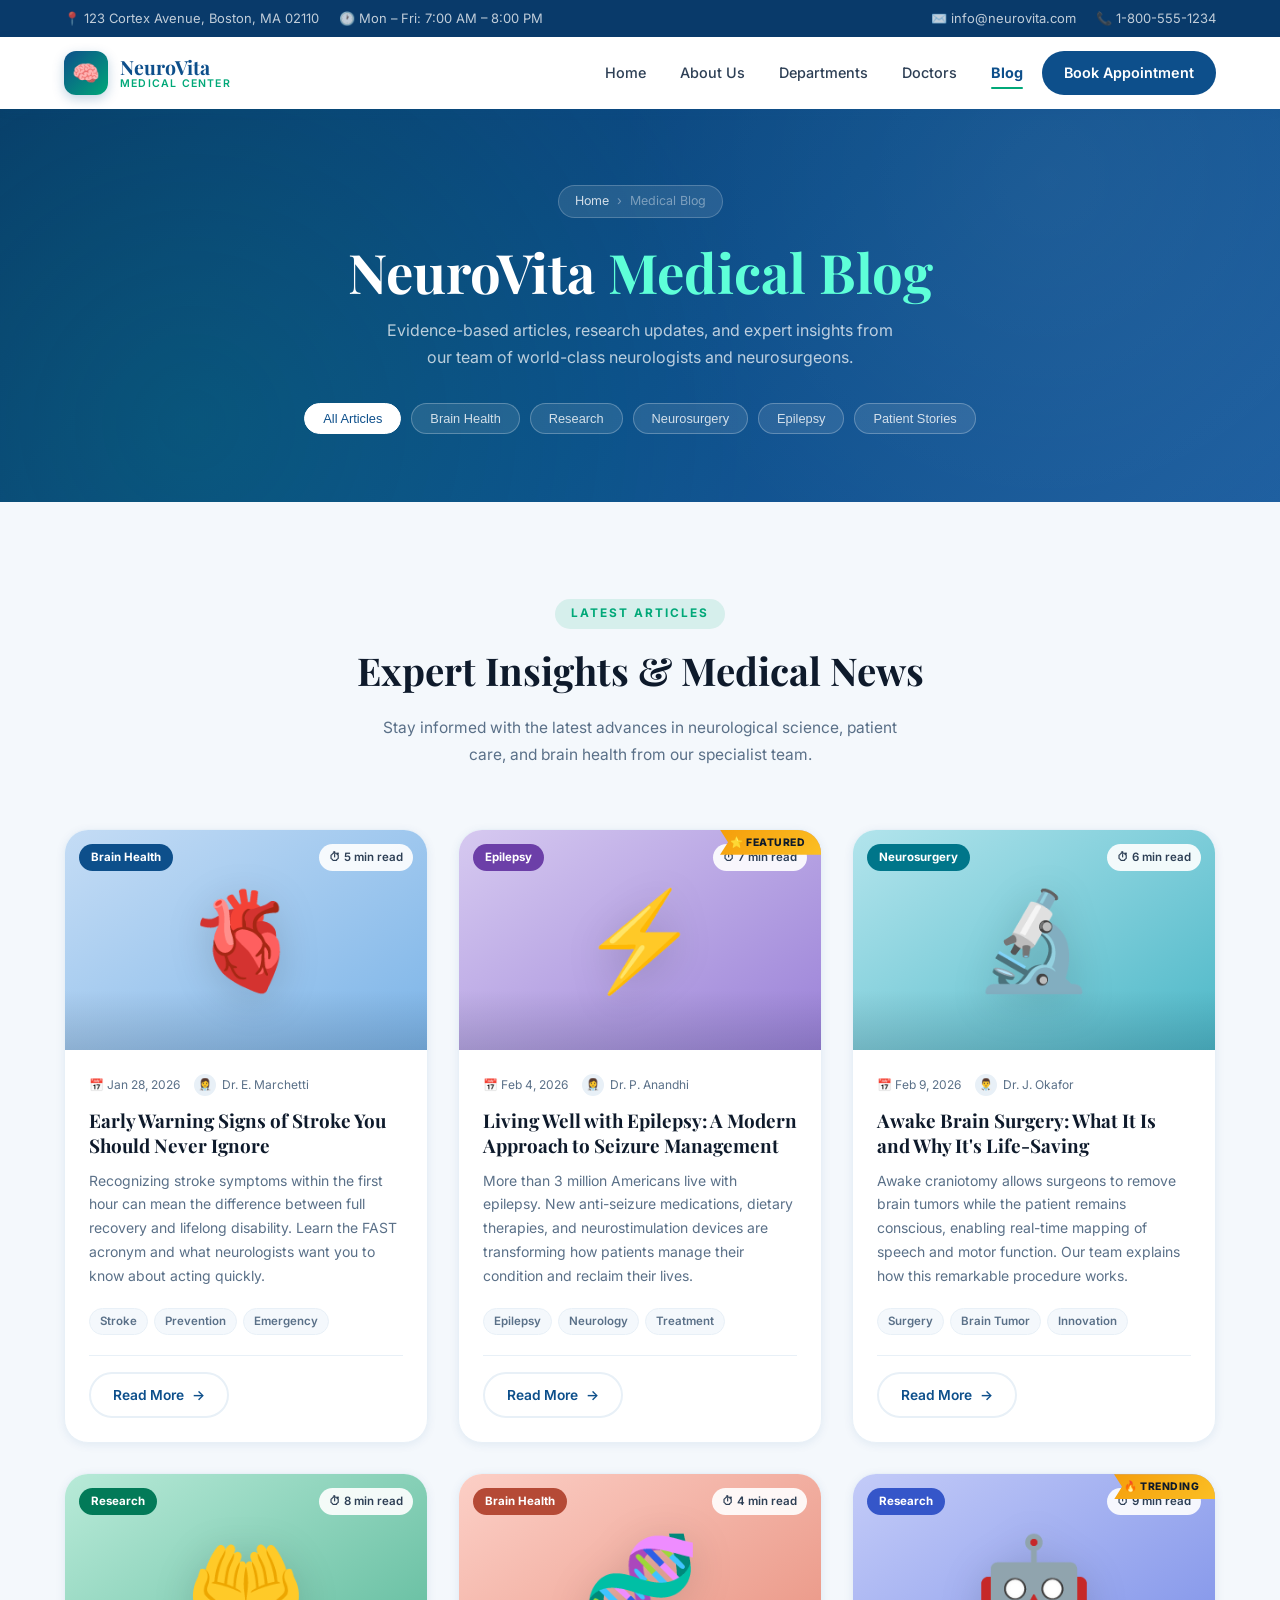
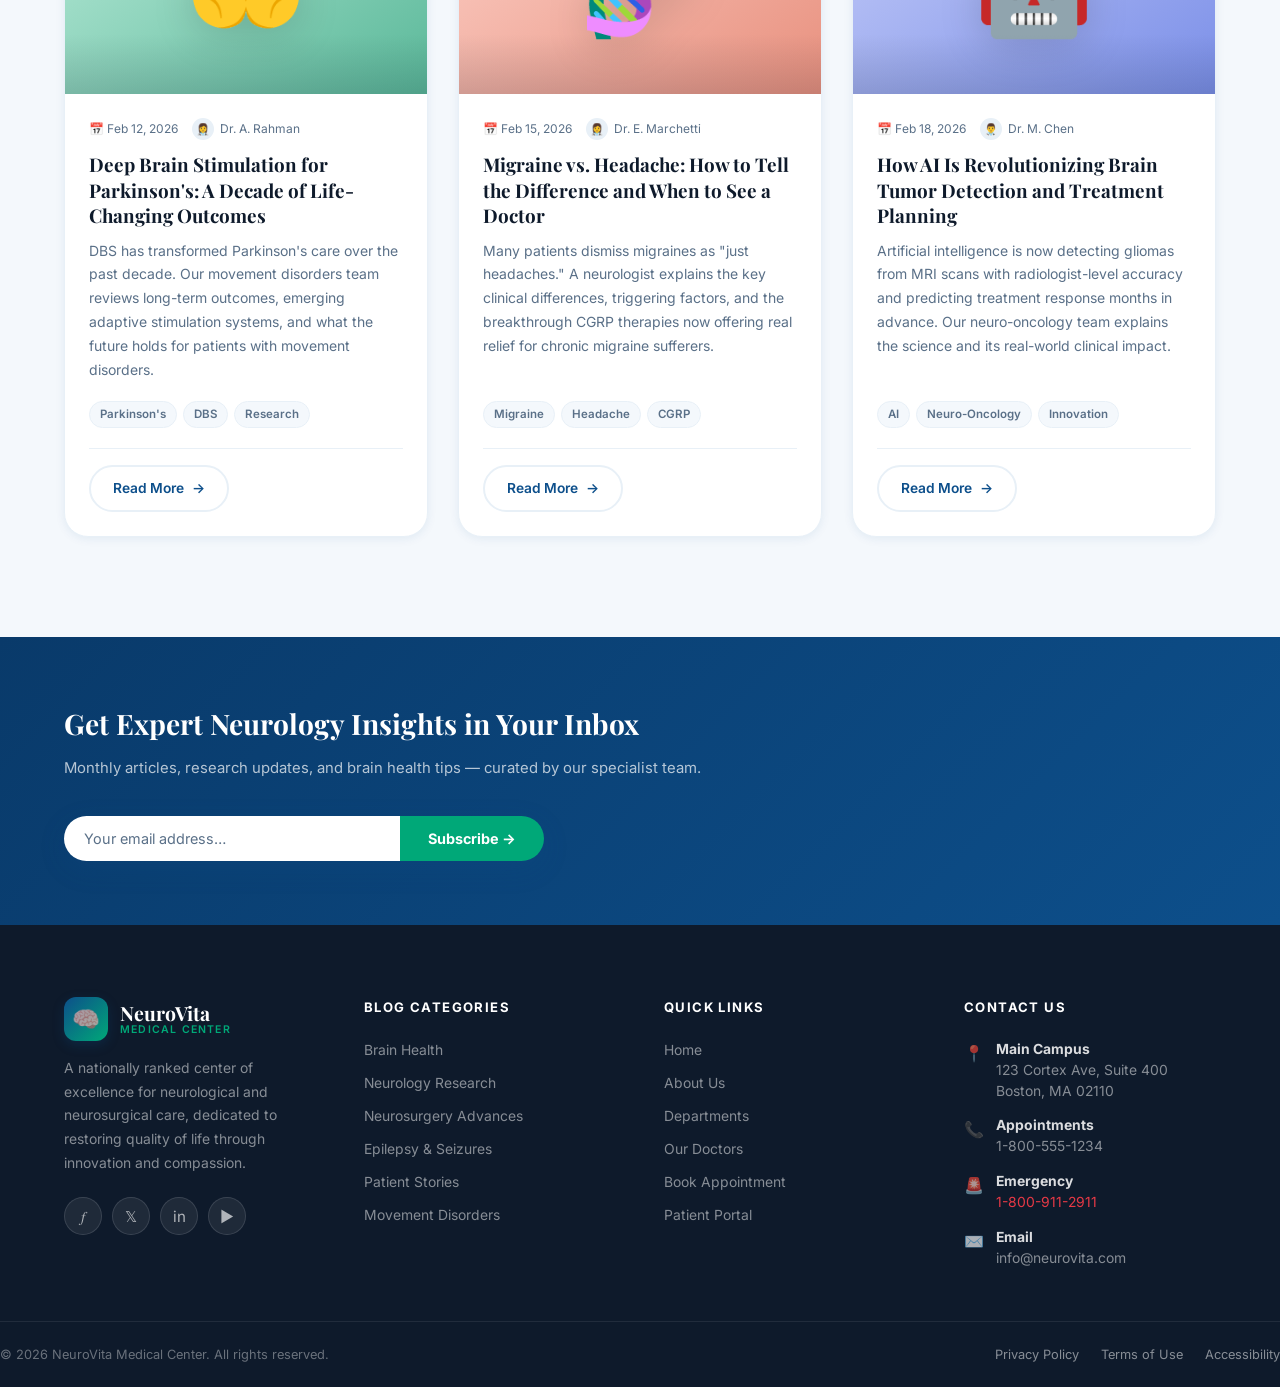
<file: blog.html>
<!DOCTYPE html>
<html lang="en">

<head>
    <meta charset="UTF-8" />
    <meta name="viewport" content="width=device-width, initial-scale=1.0" />
    <meta name="description"
        content="NeuroVita Medical Blog — expert articles on neurology, brain health, and neurosurgical advances." />
    <title>Medical Blog | NeuroVita Medical Center</title>
    <link rel="preconnect" href="https://fonts.googleapis.com" />
    <link rel="preconnect" href="https://fonts.gstatic.com" crossorigin />
    <link
        href="https://fonts.googleapis.com/css2?family=Inter:wght@300;400;500;600;700;800&family=Playfair+Display:wght@600;700&display=swap"
        rel="stylesheet" />
    <style>
        /* ── TOKENS ─────────────────────────────── */
        :root {
            --primary: #0d4f8b;
            --primary-dk: #093a6a;
            --primary-lt: #1a6bb5;
            --accent: #00a878;
            --accent-lt: #00c996;
            --white: #ffffff;
            --off: #f4f8fc;
            --lgray: #e8f0f7;
            --dark: #0e1a2b;
            --text: #2d3f55;
            --muted: #5a7088;
            --sans: 'Inter', sans-serif;
            --serif: 'Playfair Display', serif;
            --sh-sm: 0 2px 10px rgba(13, 79, 139, .08);
            --sh-md: 0 8px 28px rgba(13, 79, 139, .14);
            --sh-lg: 0 22px 55px rgba(13, 79, 139, .20);
            --r-sm: 8px;
            --r-md: 16px;
            --r-lg: 24px;
            --ease: .32s cubic-bezier(.4, 0, .2, 1);
        }

        /* ── RESET ──────────────────────────────── */
        *,
        *::before,
        *::after {
            box-sizing: border-box;
            margin: 0;
            padding: 0;
        }

        html {
            scroll-behavior: smooth;
        }

        body {
            font-family: var(--sans);
            color: var(--text);
            background: var(--off);
            line-height: 1.65;
            overflow-x: hidden;
        }

        a {
            text-decoration: none;
            color: inherit;
        }

        ul {
            list-style: none;
        }

        /* ── UTILS ──────────────────────────────── */
        .container {
            width: 90%;
            max-width: 1160px;
            margin: 0 auto;
        }

        .section-tag {
            display: inline-block;
            background: rgba(0, 168, 120, .12);
            color: var(--accent);
            font-size: .74rem;
            font-weight: 700;
            letter-spacing: 2px;
            text-transform: uppercase;
            padding: 5px 16px;
            border-radius: 50px;
            margin-bottom: 10px;
        }

        /* ── TOP BAR ────────────────────────────── */
        .top-bar {
            background: var(--primary-dk);
            color: rgba(255, 255, 255, .75);
            font-size: .81rem;
            padding: 8px 0;
        }

        .top-bar-inner {
            display: flex;
            justify-content: space-between;
            align-items: center;
            flex-wrap: wrap;
            gap: 8px;
        }

        .tbg {
            display: flex;
            align-items: center;
            gap: 20px;
        }

        .tbi {
            display: flex;
            align-items: center;
            gap: 6px;
        }

        .top-bar a {
            color: rgba(255, 255, 255, .75);
            transition: color .2s;
        }

        .top-bar a:hover {
            color: var(--accent-lt);
        }

        /* ── NAV ────────────────────────────────── */
        .site-header {
            position: sticky;
            top: 0;
            z-index: 1000;
            background: var(--white);
            box-shadow: var(--sh-sm);
        }

        .nav-inner {
            display: flex;
            align-items: center;
            justify-content: space-between;
            height: 72px;
            gap: 20px;
        }

        .logo {
            display: flex;
            align-items: center;
            gap: 12px;
            flex-shrink: 0;
        }

        .logo-icon {
            width: 44px;
            height: 44px;
            background: linear-gradient(135deg, var(--primary), var(--accent));
            border-radius: 12px;
            display: flex;
            align-items: center;
            justify-content: center;
            font-size: 1.4rem;
            box-shadow: 0 4px 12px rgba(13, 79, 139, .25);
        }

        .logo-text {
            display: flex;
            flex-direction: column;
            line-height: 1.1;
        }

        .logo-name {
            font-family: var(--serif);
            font-size: 1.22rem;
            font-weight: 700;
            color: var(--primary);
        }

        .logo-sub {
            font-size: .66rem;
            font-weight: 600;
            color: var(--accent);
            letter-spacing: 1.2px;
            text-transform: uppercase;
        }

        .nav-links {
            display: flex;
            align-items: center;
            gap: 4px;
        }

        .nav-links a {
            padding: 8px 15px;
            font-size: .9rem;
            font-weight: 500;
            color: var(--text);
            border-radius: 8px;
            transition: var(--ease);
            position: relative;
        }

        .nav-links a::after {
            content: '';
            position: absolute;
            bottom: 4px;
            left: 15px;
            right: 15px;
            height: 2px;
            background: var(--accent);
            border-radius: 2px;
            transform: scaleX(0);
            transition: transform var(--ease);
        }

        .nav-links a:hover {
            color: var(--primary);
            background: var(--off);
        }

        .nav-links a:hover::after,
        .nav-links a.active::after {
            transform: scaleX(1);
        }

        .nav-links a.active {
            color: var(--primary);
            font-weight: 700;
        }

        .nav-cta {
            padding: 10px 22px !important;
            background: var(--primary) !important;
            color: var(--white) !important;
            border-radius: 50px !important;
            font-weight: 600 !important;
        }

        .nav-cta:hover {
            background: var(--primary-lt) !important;
            transform: translateY(-1px);
            box-shadow: var(--sh-md);
        }

        .nav-cta::after {
            display: none !important;
        }

        .nav-toggle {
            display: none;
            flex-direction: column;
            justify-content: center;
            gap: 5px;
            width: 36px;
            height: 36px;
            cursor: pointer;
            background: none;
            border: none;
            padding: 4px;
        }

        .nav-toggle span {
            display: block;
            height: 2px;
            background: var(--primary);
            border-radius: 2px;
            transition: var(--ease);
        }

        /* ── PAGE BANNER ────────────────────────── */
        .page-banner {
            background: linear-gradient(135deg, var(--primary-dk) 0%, var(--primary) 55%, #1e5fa0 100%);
            padding: 76px 0 68px;
            position: relative;
            overflow: hidden;
            text-align: center;
        }

        .page-banner::before {
            content: '';
            position: absolute;
            inset: 0;
            background:
                radial-gradient(circle at 15% 80%, rgba(0, 168, 120, .16) 0%, transparent 50%),
                radial-gradient(circle at 82% 18%, rgba(255, 255, 255, .05) 0%, transparent 40%);
            pointer-events: none;
        }

        .banner-inner {
            position: relative;
            z-index: 2;
        }

        .banner-bc {
            display: inline-flex;
            align-items: center;
            gap: 8px;
            background: rgba(255, 255, 255, .1);
            border: 1px solid rgba(255, 255, 255, .2);
            color: rgba(255, 255, 255, .8);
            font-size: .78rem;
            padding: 5px 16px;
            border-radius: 50px;
            margin-bottom: 22px;
        }

        .banner-bc span {
            color: rgba(255, 255, 255, .4);
        }

        .banner-title {
            font-family: var(--serif);
            font-size: clamp(2rem, 4.5vw, 3.4rem);
            color: var(--white);
            line-height: 1.16;
            margin-bottom: 14px;
        }

        .banner-title em {
            color: #5effd8;
            font-style: normal;
        }

        .banner-sub {
            font-size: 1rem;
            color: rgba(255, 255, 255, .72);
            max-width: 520px;
            margin: 0 auto 32px;
            line-height: 1.7;
        }

        /* category chips */
        .cat-row {
            display: flex;
            justify-content: center;
            flex-wrap: wrap;
            gap: 10px;
        }

        .cat-chip {
            padding: 7px 18px;
            border-radius: 50px;
            border: 1px solid rgba(255, 255, 255, .25);
            background: rgba(255, 255, 255, .1);
            color: rgba(255, 255, 255, .8);
            font-size: .8rem;
            font-weight: 500;
            cursor: pointer;
            transition: var(--ease);
        }

        .cat-chip:hover,
        .cat-chip.active {
            background: var(--white);
            color: var(--primary);
            border-color: var(--white);
        }

        /* ── BLOG SECTION ───────────────────────── */
        .blog-section {
            padding: 96px 0 100px;
        }

        .sec-header {
            text-align: center;
            margin-bottom: 60px;
        }

        .sec-title {
            font-family: var(--serif);
            font-size: clamp(1.7rem, 3.2vw, 2.4rem);
            color: var(--dark);
            margin-bottom: 12px;
        }

        .sec-desc {
            font-size: .97rem;
            color: var(--muted);
            max-width: 520px;
            margin: 0 auto;
            line-height: 1.75;
        }

        /* ── BLOG GRID ──────────────────────────── */
        .blog-grid {
            display: flex;
            flex-wrap: wrap;
            gap: 30px;
            justify-content: center;
        }

        /* ── BLOG CARD ──────────────────────────── */
        .blog-card {
            flex: 1 1 320px;
            max-width: 370px;
            background: var(--white);
            border-radius: var(--r-lg);
            overflow: hidden;
            border: 1px solid var(--lgray);
            box-shadow: var(--sh-sm);
            display: flex;
            flex-direction: column;
            transition: var(--ease);
            position: relative;
        }

        .blog-card:hover {
            transform: translateY(-12px);
            box-shadow: var(--sh-lg);
            border-color: transparent;
        }

        /* ── CARD IMAGE ─────────────────────────── */
        .card-img {
            height: 220px;
            overflow: hidden;
            position: relative;
            display: flex;
            align-items: center;
            justify-content: center;
        }

        /* Image zoom on hover */
        .card-img-inner {
            position: absolute;
            inset: 0;
            transition: transform .55s ease;
            display: flex;
            align-items: center;
            justify-content: center;
        }

        .blog-card:hover .card-img-inner {
            transform: scale(1.07);
        }

        /* Illustration emoji + big background */
        .card-img-bg {
            position: absolute;
            inset: 0;
            display: flex;
            align-items: center;
            justify-content: center;
        }

        .card-emoji {
            font-size: 6rem;
            filter: drop-shadow(0 8px 20px rgba(0, 0, 0, .15));
            user-select: none;
        }

        /* overlay gradient at bottom */
        .card-img::after {
            content: '';
            position: absolute;
            bottom: 0;
            left: 0;
            right: 0;
            height: 60px;
            background: linear-gradient(to top, rgba(14, 26, 43, .15), transparent);
            pointer-events: none;
        }

        /* category badge */
        .card-cat {
            position: absolute;
            top: 14px;
            left: 14px;
            font-size: .72rem;
            font-weight: 700;
            padding: 4px 12px;
            border-radius: 50px;
            color: var(--white);
            z-index: 2;
        }

        /* reading time */
        .card-read-time {
            position: absolute;
            top: 14px;
            right: 14px;
            font-size: .72rem;
            font-weight: 600;
            background: rgba(255, 255, 255, .9);
            color: var(--text);
            padding: 4px 10px;
            border-radius: 50px;
            z-index: 2;
            display: flex;
            align-items: center;
            gap: 4px;
        }

        /* color themes */
        .theme-blue .card-img-bg {
            background: linear-gradient(145deg, #c4dcf5, #7db5e8);
        }

        .theme-green .card-img-bg {
            background: linear-gradient(145deg, #b8ead8, #5ab899);
        }

        .theme-violet .card-img-bg {
            background: linear-gradient(145deg, #d6c9f0, #9b82d8);
        }

        .theme-teal .card-img-bg {
            background: linear-gradient(145deg, #b2e4ec, #4db8c8);
        }

        .theme-coral .card-img-bg {
            background: linear-gradient(145deg, #fccfc6, #e8907e);
        }

        .theme-indigo .card-img-bg {
            background: linear-gradient(145deg, #c3cbf8, #7b8fe8);
        }

        .cat-blue {
            background: var(--primary);
        }

        .cat-green {
            background: #027a58;
        }

        .cat-violet {
            background: #6c3fa8;
        }

        .cat-teal {
            background: #00768a;
        }

        .cat-coral {
            background: #b54a36;
        }

        .cat-indigo {
            background: #3556c9;
        }

        /* ── CARD BODY ──────────────────────────── */
        .card-body {
            padding: 24px;
            flex: 1;
            display: flex;
            flex-direction: column;
        }

        .card-meta {
            display: flex;
            align-items: center;
            gap: 14px;
            margin-bottom: 12px;
            flex-wrap: wrap;
        }

        .card-date {
            font-size: .75rem;
            color: var(--muted);
            display: flex;
            align-items: center;
            gap: 5px;
        }

        .card-author {
            display: flex;
            align-items: center;
            gap: 6px;
            font-size: .75rem;
            color: var(--muted);
        }

        .author-avatar {
            width: 22px;
            height: 22px;
            border-radius: 50%;
            background: var(--lgray);
            display: flex;
            align-items: center;
            justify-content: center;
            font-size: .7rem;
        }

        .card-title {
            font-family: var(--serif);
            font-size: 1.18rem;
            color: var(--dark);
            line-height: 1.35;
            margin-bottom: 10px;
            transition: color var(--ease);
        }

        .blog-card:hover .card-title {
            color: var(--primary);
        }

        .card-desc {
            font-size: .875rem;
            color: var(--muted);
            line-height: 1.7;
            margin-bottom: 20px;
            flex: 1;
        }

        /* tag row */
        .card-tags {
            display: flex;
            gap: 6px;
            flex-wrap: wrap;
            margin-bottom: 20px;
        }

        .card-tag {
            font-size: .72rem;
            font-weight: 600;
            color: var(--muted);
            background: var(--off);
            border: 1px solid var(--lgray);
            padding: 3px 10px;
            border-radius: 50px;
        }

        /* divider */
        .card-divider {
            height: 1px;
            background: var(--lgray);
            margin-bottom: 16px;
        }

        /* Read More button */
        .read-more {
            display: inline-flex;
            align-items: center;
            gap: 8px;
            padding: 10px 22px;
            background: transparent;
            border: 2px solid var(--lgray);
            border-radius: 50px;
            font-size: .86rem;
            font-weight: 600;
            color: var(--primary);
            cursor: pointer;
            transition: var(--ease);
            align-self: flex-start;
            position: relative;
            overflow: hidden;
        }

        .read-more::before {
            content: '';
            position: absolute;
            inset: 0;
            background: var(--primary);
            transform: scaleX(0);
            transform-origin: left;
            transition: transform var(--ease);
            border-radius: inherit;
            z-index: 0;
        }

        .read-more span,
        .read-more .arrow {
            position: relative;
            z-index: 1;
            transition: color var(--ease);
        }

        .read-more .arrow {
            transition: transform var(--ease), color var(--ease);
        }

        .read-more:hover::before {
            transform: scaleX(1);
        }

        .read-more:hover {
            border-color: var(--primary);
            box-shadow: 0 6px 18px rgba(13, 79, 139, .22);
            transform: translateY(-1px);
        }

        .read-more:hover span,
        .read-more:hover .arrow {
            color: var(--white);
        }

        .read-more:hover .arrow {
            transform: translateX(5px);
        }

        /* ── FEATURED BADGE ─────────────────────── */
        .featured-ribbon {
            position: absolute;
            top: 0;
            right: 0;
            background: linear-gradient(135deg, #f59e0b, #fbbf24);
            color: var(--dark);
            font-size: .65rem;
            font-weight: 800;
            padding: 4px 16px 4px 10px;
            clip-path: polygon(0 0, 100% 0, 100% 100%, 0 100%, 8px 50%);
            letter-spacing: .5px;
            text-transform: uppercase;
            z-index: 3;
        }

        /* ── NEWSLETTER STRIP ───────────────────── */
        .newsletter {
            padding: 64px 0;
            background: linear-gradient(135deg, var(--primary-dk), var(--primary));
        }

        .nl-inner {
            display: flex;
            align-items: center;
            justify-content: space-between;
            flex-wrap: wrap;
            gap: 36px;
        }

        .nl-text h2 {
            font-family: var(--serif);
            font-size: clamp(1.4rem, 2.2vw, 1.8rem);
            color: var(--white);
            margin-bottom: 8px;
        }

        .nl-text p {
            color: rgba(255, 255, 255, .7);
            font-size: .93rem;
        }

        .nl-form {
            display: flex;
            gap: 0;
            border-radius: 50px;
            overflow: hidden;
            box-shadow: var(--sh-md);
            flex: 0 1 480px;
        }

        .nl-input {
            flex: 1;
            padding: 14px 20px;
            border: none;
            outline: none;
            font-family: var(--sans);
            font-size: .9rem;
            color: var(--dark);
        }

        .nl-input::placeholder {
            color: var(--muted);
        }

        .nl-btn {
            padding: 14px 28px;
            background: var(--accent);
            color: var(--white);
            border: none;
            font-family: var(--sans);
            font-size: .9rem;
            font-weight: 700;
            cursor: pointer;
            white-space: nowrap;
            transition: background var(--ease);
        }

        .nl-btn:hover {
            background: var(--accent-lt);
        }

        /* ── FOOTER ─────────────────────────────── */
        .site-footer {
            background: var(--dark);
            color: rgba(255, 255, 255, .65);
            padding: 72px 0 0;
        }

        .footer-grid {
            display: flex;
            flex-wrap: wrap;
            gap: 48px;
        }

        .footer-col {
            flex: 1 1 200px;
        }

        .footer-logo {
            margin-bottom: 16px;
        }

        .footer-logo .logo-name {
            color: var(--white);
        }

        .footer-about {
            font-size: .87rem;
            line-height: 1.7;
            color: rgba(255, 255, 255, .5);
            margin-bottom: 22px;
            max-width: 270px;
        }

        .social-links {
            display: flex;
            gap: 10px;
        }

        .social-link {
            width: 38px;
            height: 38px;
            border-radius: 50%;
            background: rgba(255, 255, 255, .07);
            border: 1px solid rgba(255, 255, 255, .12);
            display: flex;
            align-items: center;
            justify-content: center;
            font-size: .95rem;
            transition: var(--ease);
        }

        .social-link:hover {
            background: var(--accent);
            border-color: var(--accent);
            transform: translateY(-3px);
        }

        .fcol-title {
            font-size: .82rem;
            font-weight: 700;
            color: var(--white);
            text-transform: uppercase;
            letter-spacing: 1.4px;
            margin-bottom: 20px;
        }

        .flinks {
            display: flex;
            flex-direction: column;
            gap: 10px;
        }

        .flinks a {
            font-size: .87rem;
            color: rgba(255, 255, 255, .5);
            transition: color .2s, padding-left .2s;
        }

        .flinks a:hover {
            color: var(--accent-lt);
            padding-left: 5px;
        }

        .fcontact {
            display: flex;
            flex-direction: column;
            gap: 14px;
        }

        .fci {
            display: flex;
            align-items: flex-start;
            gap: 12px;
            font-size: .87rem;
        }

        .fci-icon {
            font-size: 1rem;
            flex-shrink: 0;
            margin-top: 1px;
        }

        .fci-text {
            color: rgba(255, 255, 255, .5);
            line-height: 1.5;
        }

        .fci-text strong {
            color: rgba(255, 255, 255, .85);
            display: block;
        }

        .footer-bottom {
            margin-top: 52px;
            border-top: 1px solid rgba(255, 255, 255, .08);
            padding: 22px 0;
            font-size: .8rem;
            color: rgba(255, 255, 255, .38);
            display: flex;
            justify-content: space-between;
            align-items: center;
            flex-wrap: wrap;
            gap: 12px;
        }

        .footer-bottom a {
            color: rgba(255, 255, 255, .5);
        }

        .footer-bottom a:hover {
            color: var(--accent-lt);
        }

        .fbl {
            display: flex;
            gap: 22px;
        }

        /* ── ANIMATIONS ─────────────────────────── */
        @keyframes fadeUp {
            from {
                opacity: 0;
                transform: translateY(26px)
            }

            to {
                opacity: 1;
                transform: translateY(0)
            }
        }

        .fu {
            opacity: 0;
            animation: fadeUp .6s ease forwards;
        }

        .d1 {
            animation-delay: .05s
        }

        .d2 {
            animation-delay: .13s
        }

        .d3 {
            animation-delay: .21s
        }

        .d4 {
            animation-delay: .29s
        }

        .d5 {
            animation-delay: .37s
        }

        .d6 {
            animation-delay: .45s
        }

        /* ── RESPONSIVE ─────────────────────────── */
        @media (max-width:900px) {
            .tbg:last-child {
                display: none;
            }

            .nav-links {
                display: none;
            }

            .nav-toggle {
                display: flex;
            }

            .nav-links.open {
                display: flex;
                flex-direction: column;
                position: fixed;
                top: 72px;
                left: 0;
                right: 0;
                background: var(--white);
                padding: 16px 24px 32px;
                box-shadow: var(--sh-lg);
                gap: 4px;
                z-index: 999;
                animation: fadeUp .2s ease forwards;
            }

            .nav-links.open a {
                display: block;
                padding: 12px 16px;
                border-radius: var(--r-sm);
                font-size: 1rem;
            }

            .nav-cta {
                text-align: center;
            }

            .blog-card {
                flex: 1 1 280px;
                max-width: 100%;
            }

            .nl-inner {
                flex-direction: column;
                text-align: center;
            }

            .nl-form {
                width: 100%;
                flex: none;
            }
        }

        @media (max-width:600px) {
            .top-bar {
                display: none;
            }

            .blog-section {
                padding: 72px 0;
            }

            .blog-card {
                flex: 1 1 100%;
                max-width: 100%;
            }

            .cat-row {
                gap: 8px;
            }

            .footer-grid {
                gap: 36px;
            }

            .footer-col {
                flex: 1 1 100%;
            }

            .footer-bottom {
                flex-direction: column;
                text-align: center;
            }

            .fbl {
                justify-content: center;
            }
        }
    </style>
</head>

<body>

    <!-- TOP BAR -->
    <div class="top-bar" role="banner" aria-label="Contact information">
        <div class="container top-bar-inner">
            <div class="tbg">
                <span class="tbi">📍 123 Cortex Avenue, Boston, MA 02110</span>
                <span class="tbi">🕐 Mon – Fri: 7:00 AM – 8:00 PM</span>
            </div>
            <div class="tbg">
                <a href="mailto:info@neurovita.com" class="tbi">✉️ info@neurovita.com</a>
                <a href="tel:+18005551234" class="tbi">📞 1-800-555-1234</a>
            </div>
        </div>
    </div>

    <!-- NAV -->
    <header class="site-header" role="banner">
        <div class="container nav-inner">
            <a href="index.html" class="logo" aria-label="NeuroVita Medical Center Home">
                <div class="logo-icon" aria-hidden="true">🧠</div>
                <div class="logo-text">
                    <span class="logo-name">NeuroVita</span>
                    <span class="logo-sub">Medical Center</span>
                </div>
            </a>
            <nav class="nav-links" id="nav-links" role="navigation" aria-label="Main navigation">
                <a href="index.html">Home</a>
                <a href="about.html">About Us</a>
                <a href="departments.html">Departments</a>
                <a href="doctors.html">Doctors</a>
                <a href="blog.html" class="active">Blog</a>
                <a href="appointment.html" class="nav-cta">Book Appointment</a>
            </nav>
            <button class="nav-toggle" id="nav-toggle" aria-label="Toggle navigation" aria-expanded="false"
                aria-controls="nav-links">
                <span></span><span></span><span></span>
            </button>
        </div>
    </header>

    <main>

        <!-- ══════════════════════════════
       PAGE BANNER
  ══════════════════════════════ -->
        <section class="page-banner" aria-labelledby="banner-heading">
            <div class="container banner-inner">
                <div class="banner-bc">
                    <a href="index.html">Home</a><span aria-hidden="true">›</span><span>Medical Blog</span>
                </div>
                <h1 class="banner-title fu d1" id="banner-heading">
                    NeuroVita <em>Medical Blog</em>
                </h1>
                <p class="banner-sub fu d2">
                    Evidence-based articles, research updates, and expert insights from our team of world-class
                    neurologists and neurosurgeons.
                </p>
                <nav class="cat-row fu d3" aria-label="Filter by category">
                    <button class="cat-chip active">All Articles</button>
                    <button class="cat-chip">Brain Health</button>
                    <button class="cat-chip">Research</button>
                    <button class="cat-chip">Neurosurgery</button>
                    <button class="cat-chip">Epilepsy</button>
                    <button class="cat-chip">Patient Stories</button>
                </nav>
            </div>
        </section>

        <!-- ══════════════════════════════
       BLOG GRID
  ══════════════════════════════ -->
        <section class="blog-section" aria-labelledby="blog-heading">
            <div class="container">

                <div class="sec-header">
                    <span class="section-tag">Latest Articles</span>
                    <h2 class="sec-title" id="blog-heading">Expert Insights &amp; Medical News</h2>
                    <p class="sec-desc">Stay informed with the latest advances in neurological science, patient care,
                        and brain health from our specialist team.</p>
                </div>

                <div class="blog-grid" role="list" aria-label="Blog articles">

                    <!-- ── CARD 1 ── -->
                    <article class="blog-card theme-blue fu d1" role="listitem"
                        aria-label="Blog article: Early Warning Signs of Stroke">
                        <div class="card-img" aria-hidden="true">
                            <div class="card-img-inner">
                                <div class="card-img-bg"></div>
                                <span class="card-emoji">🫀</span>
                            </div>
                            <span class="card-cat cat-blue">Brain Health</span>
                            <span class="card-read-time">⏱ 5 min read</span>
                        </div>
                        <div class="card-body">
                            <div class="card-meta">
                                <span class="card-date">📅 Jan 28, 2026</span>
                                <span class="card-author">
                                    <span class="author-avatar">👩‍⚕️</span> Dr. E. Marchetti
                                </span>
                            </div>
                            <h3 class="card-title">Early Warning Signs of Stroke You Should Never Ignore</h3>
                            <p class="card-desc">Recognizing stroke symptoms within the first hour can mean the
                                difference between full recovery and lifelong disability. Learn the FAST acronym and
                                what neurologists want you to know about acting quickly.</p>
                            <div class="card-tags">
                                <span class="card-tag">Stroke</span>
                                <span class="card-tag">Prevention</span>
                                <span class="card-tag">Emergency</span>
                            </div>
                            <div class="card-divider" aria-hidden="true"></div>
                            <a href="#" class="read-more" aria-label="Read full article: Early Warning Signs of Stroke">
                                <span>Read More</span>
                                <span class="arrow" aria-hidden="true">→</span>
                            </a>
                        </div>
                    </article>

                    <!-- ── CARD 2 ── -->
                    <article class="blog-card theme-violet fu d2" role="listitem"
                        aria-label="Blog article: Living with Epilepsy">
                        <div class="featured-ribbon" aria-label="Featured article">⭐ Featured</div>
                        <div class="card-img" aria-hidden="true">
                            <div class="card-img-inner">
                                <div class="card-img-bg"></div>
                                <span class="card-emoji">⚡</span>
                            </div>
                            <span class="card-cat cat-violet">Epilepsy</span>
                            <span class="card-read-time">⏱ 7 min read</span>
                        </div>
                        <div class="card-body">
                            <div class="card-meta">
                                <span class="card-date">📅 Feb 4, 2026</span>
                                <span class="card-author">
                                    <span class="author-avatar">👩‍⚕️</span> Dr. P. Anandhi
                                </span>
                            </div>
                            <h3 class="card-title">Living Well with Epilepsy: A Modern Approach to Seizure Management
                            </h3>
                            <p class="card-desc">More than 3 million Americans live with epilepsy. New anti-seizure
                                medications, dietary therapies, and neurostimulation devices are transforming how
                                patients manage their condition and reclaim their lives.</p>
                            <div class="card-tags">
                                <span class="card-tag">Epilepsy</span>
                                <span class="card-tag">Neurology</span>
                                <span class="card-tag">Treatment</span>
                            </div>
                            <div class="card-divider" aria-hidden="true"></div>
                            <a href="#" class="read-more" aria-label="Read full article: Living with Epilepsy">
                                <span>Read More</span>
                                <span class="arrow" aria-hidden="true">→</span>
                            </a>
                        </div>
                    </article>

                    <!-- ── CARD 3 ── -->
                    <article class="blog-card theme-teal fu d3" role="listitem"
                        aria-label="Blog article: Awake Brain Surgery">
                        <div class="card-img" aria-hidden="true">
                            <div class="card-img-inner">
                                <div class="card-img-bg"></div>
                                <span class="card-emoji">🔬</span>
                            </div>
                            <span class="card-cat cat-teal">Neurosurgery</span>
                            <span class="card-read-time">⏱ 6 min read</span>
                        </div>
                        <div class="card-body">
                            <div class="card-meta">
                                <span class="card-date">📅 Feb 9, 2026</span>
                                <span class="card-author">
                                    <span class="author-avatar">👨‍⚕️</span> Dr. J. Okafor
                                </span>
                            </div>
                            <h3 class="card-title">Awake Brain Surgery: What It Is and Why It's Life-Saving</h3>
                            <p class="card-desc">Awake craniotomy allows surgeons to remove brain tumors while the
                                patient remains conscious, enabling real-time mapping of speech and motor function. Our
                                team explains how this remarkable procedure works.</p>
                            <div class="card-tags">
                                <span class="card-tag">Surgery</span>
                                <span class="card-tag">Brain Tumor</span>
                                <span class="card-tag">Innovation</span>
                            </div>
                            <div class="card-divider" aria-hidden="true"></div>
                            <a href="#" class="read-more" aria-label="Read full article: Awake Brain Surgery">
                                <span>Read More</span>
                                <span class="arrow" aria-hidden="true">→</span>
                            </a>
                        </div>
                    </article>

                    <!-- ── CARD 4 ── -->
                    <article class="blog-card theme-green fu d4" role="listitem"
                        aria-label="Blog article: Parkinson's Disease and DBS">
                        <div class="card-img" aria-hidden="true">
                            <div class="card-img-inner">
                                <div class="card-img-bg"></div>
                                <span class="card-emoji">🤲</span>
                            </div>
                            <span class="card-cat cat-green">Research</span>
                            <span class="card-read-time">⏱ 8 min read</span>
                        </div>
                        <div class="card-body">
                            <div class="card-meta">
                                <span class="card-date">📅 Feb 12, 2026</span>
                                <span class="card-author">
                                    <span class="author-avatar">👩‍⚕️</span> Dr. A. Rahman
                                </span>
                            </div>
                            <h3 class="card-title">Deep Brain Stimulation for Parkinson's: A Decade of Life-Changing
                                Outcomes</h3>
                            <p class="card-desc">DBS has transformed Parkinson's care over the past decade. Our movement
                                disorders team reviews long-term outcomes, emerging adaptive stimulation systems, and
                                what the future holds for patients with movement disorders.</p>
                            <div class="card-tags">
                                <span class="card-tag">Parkinson's</span>
                                <span class="card-tag">DBS</span>
                                <span class="card-tag">Research</span>
                            </div>
                            <div class="card-divider" aria-hidden="true"></div>
                            <a href="#" class="read-more" aria-label="Read full article: DBS for Parkinson's">
                                <span>Read More</span>
                                <span class="arrow" aria-hidden="true">→</span>
                            </a>
                        </div>
                    </article>

                    <!-- ── CARD 5 ── -->
                    <article class="blog-card theme-coral fu d5" role="listitem"
                        aria-label="Blog article: Migraine vs Headache">
                        <div class="card-img" aria-hidden="true">
                            <div class="card-img-inner">
                                <div class="card-img-bg"></div>
                                <span class="card-emoji">🧬</span>
                            </div>
                            <span class="card-cat cat-coral">Brain Health</span>
                            <span class="card-read-time">⏱ 4 min read</span>
                        </div>
                        <div class="card-body">
                            <div class="card-meta">
                                <span class="card-date">📅 Feb 15, 2026</span>
                                <span class="card-author">
                                    <span class="author-avatar">👩‍⚕️</span> Dr. E. Marchetti
                                </span>
                            </div>
                            <h3 class="card-title">Migraine vs. Headache: How to Tell the Difference and When to See a
                                Doctor</h3>
                            <p class="card-desc">Many patients dismiss migraines as "just headaches." A neurologist
                                explains the key clinical differences, triggering factors, and the breakthrough CGRP
                                therapies now offering real relief for chronic migraine sufferers.</p>
                            <div class="card-tags">
                                <span class="card-tag">Migraine</span>
                                <span class="card-tag">Headache</span>
                                <span class="card-tag">CGRP</span>
                            </div>
                            <div class="card-divider" aria-hidden="true"></div>
                            <a href="#" class="read-more" aria-label="Read full article: Migraine vs Headache">
                                <span>Read More</span>
                                <span class="arrow" aria-hidden="true">→</span>
                            </a>
                        </div>
                    </article>

                    <!-- ── CARD 6 ── -->
                    <article class="blog-card theme-indigo fu d6" role="listitem"
                        aria-label="Blog article: AI in Neurology">
                        <div class="featured-ribbon" aria-label="Featured article">🔥 Trending</div>
                        <div class="card-img" aria-hidden="true">
                            <div class="card-img-inner">
                                <div class="card-img-bg"></div>
                                <span class="card-emoji">🤖</span>
                            </div>
                            <span class="card-cat cat-indigo">Research</span>
                            <span class="card-read-time">⏱ 9 min read</span>
                        </div>
                        <div class="card-body">
                            <div class="card-meta">
                                <span class="card-date">📅 Feb 18, 2026</span>
                                <span class="card-author">
                                    <span class="author-avatar">👨‍⚕️</span> Dr. M. Chen
                                </span>
                            </div>
                            <h3 class="card-title">How AI Is Revolutionizing Brain Tumor Detection and Treatment
                                Planning</h3>
                            <p class="card-desc">Artificial intelligence is now detecting gliomas from MRI scans with
                                radiologist-level accuracy and predicting treatment response months in advance. Our
                                neuro-oncology team explains the science and its real-world clinical impact.</p>
                            <div class="card-tags">
                                <span class="card-tag">AI</span>
                                <span class="card-tag">Neuro-Oncology</span>
                                <span class="card-tag">Innovation</span>
                            </div>
                            <div class="card-divider" aria-hidden="true"></div>
                            <a href="#" class="read-more" aria-label="Read full article: AI in Neurology">
                                <span>Read More</span>
                                <span class="arrow" aria-hidden="true">→</span>
                            </a>
                        </div>
                    </article>

                </div><!-- /blog-grid -->
            </div>
        </section>

        <!-- NEWSLETTER -->
        <div class="newsletter" aria-label="Newsletter signup">
            <div class="container nl-inner">
                <div class="nl-text">
                    <h2>Get Expert Neurology Insights in Your Inbox</h2>
                    <p>Monthly articles, research updates, and brain health tips — curated by our specialist team.</p>
                </div>
                <form class="nl-form" aria-label="Newsletter subscription form" novalidate>
                    <input type="email" class="nl-input" placeholder="Your email address…"
                        aria-label="Email address for newsletter" />
                    <button type="submit" class="nl-btn">Subscribe →</button>
                </form>
            </div>
        </div>

    </main>

    <!-- FOOTER -->
    <footer class="site-footer" role="contentinfo">
        <div class="container">
            <div class="footer-grid">
                <div class="footer-col">
                    <div class="footer-logo">
                        <a href="index.html" class="logo" aria-label="NeuroVita home">
                            <div class="logo-icon" aria-hidden="true">🧠</div>
                            <div class="logo-text">
                                <span class="logo-name">NeuroVita</span>
                                <span class="logo-sub">Medical Center</span>
                            </div>
                        </a>
                    </div>
                    <p class="footer-about">A nationally ranked center of excellence for neurological and neurosurgical
                        care, dedicated to restoring quality of life through innovation and compassion.</p>
                    <nav class="social-links" aria-label="Social media">
                        <a href="#" class="social-link" aria-label="Facebook">𝑓</a>
                        <a href="#" class="social-link" aria-label="X">𝕏</a>
                        <a href="#" class="social-link" aria-label="LinkedIn">in</a>
                        <a href="#" class="social-link" aria-label="YouTube">▶</a>
                    </nav>
                </div>
                <div class="footer-col">
                    <h3 class="fcol-title">Blog Categories</h3>
                    <nav class="flinks">
                        <a href="#">Brain Health</a>
                        <a href="#">Neurology Research</a>
                        <a href="#">Neurosurgery Advances</a>
                        <a href="#">Epilepsy &amp; Seizures</a>
                        <a href="#">Patient Stories</a>
                        <a href="#">Movement Disorders</a>
                    </nav>
                </div>
                <div class="footer-col">
                    <h3 class="fcol-title">Quick Links</h3>
                    <nav class="flinks">
                        <a href="index.html">Home</a>
                        <a href="about.html">About Us</a>
                        <a href="departments.html">Departments</a>
                        <a href="doctors.html">Our Doctors</a>
                        <a href="appointment.html">Book Appointment</a>
                        <a href="#">Patient Portal</a>
                    </nav>
                </div>
                <div class="footer-col">
                    <h3 class="fcol-title">Contact Us</h3>
                    <address class="fcontact" style="font-style:normal">
                        <div class="fci"><span class="fci-icon">📍</span>
                            <div class="fci-text"><strong>Main Campus</strong>123 Cortex Ave, Suite 400<br>Boston, MA
                                02110</div>
                        </div>
                        <div class="fci"><span class="fci-icon">📞</span>
                            <div class="fci-text"><strong>Appointments</strong><a href="tel:+18005551234"
                                    style="color:inherit">1-800-555-1234</a></div>
                        </div>
                        <div class="fci"><span class="fci-icon">🚨</span>
                            <div class="fci-text"><strong>Emergency</strong><a href="tel:+18009112911"
                                    style="color:#e63946">1-800-911-2911</a></div>
                        </div>
                        <div class="fci"><span class="fci-icon">✉️</span>
                            <div class="fci-text"><strong>Email</strong><a href="mailto:info@neurovita.com"
                                    style="color:inherit">info@neurovita.com</a></div>
                        </div>
                    </address>
                </div>
            </div>
        </div>
        <div class="footer-bottom">
            <div class="container" style="display:contents">
                <p>© 2026 NeuroVita Medical Center. All rights reserved.</p>
                <nav class="fbl" aria-label="Legal links">
                    <a href="#">Privacy Policy</a>
                    <a href="#">Terms of Use</a>
                    <a href="#">Accessibility</a>
                </nav>
            </div>
        </div>
    </footer>

    <script>
        /* Mobile nav */
        const toggle = document.getElementById('nav-toggle');
        const nav = document.getElementById('nav-links');
        toggle.addEventListener('click', () => {
            const open = nav.classList.toggle('open');
            toggle.setAttribute('aria-expanded', open);
            const [s1, s2, s3] = toggle.querySelectorAll('span');
            if (open) { s1.style.transform = 'rotate(45deg) translate(5px,5px)'; s2.style.opacity = '0'; s3.style.transform = 'rotate(-45deg) translate(5px,-5px)'; }
            else { [s1, s2, s3].forEach(s => { s.style.transform = ''; s.style.opacity = ''; }); }
        });

        /* Category chips */
        document.querySelectorAll('.cat-chip').forEach(chip => {
            chip.addEventListener('click', () => {
                document.querySelectorAll('.cat-chip').forEach(c => c.classList.remove('active'));
                chip.classList.add('active');
            });
        });

        /* Scroll reveal */
        const els = document.querySelectorAll('.fu');
        if ('IntersectionObserver' in window) {
            const io = new IntersectionObserver(entries => {
                entries.forEach(e => { if (e.isIntersecting) { e.target.style.animationPlayState = 'running'; io.unobserve(e.target); } });
            }, { threshold: 0.1 });
            els.forEach(el => { el.style.animationPlayState = 'paused'; io.observe(el); });
        } else {
            els.forEach(el => el.style.opacity = '1');
        }
    </script>

</body>

</html>
</file>
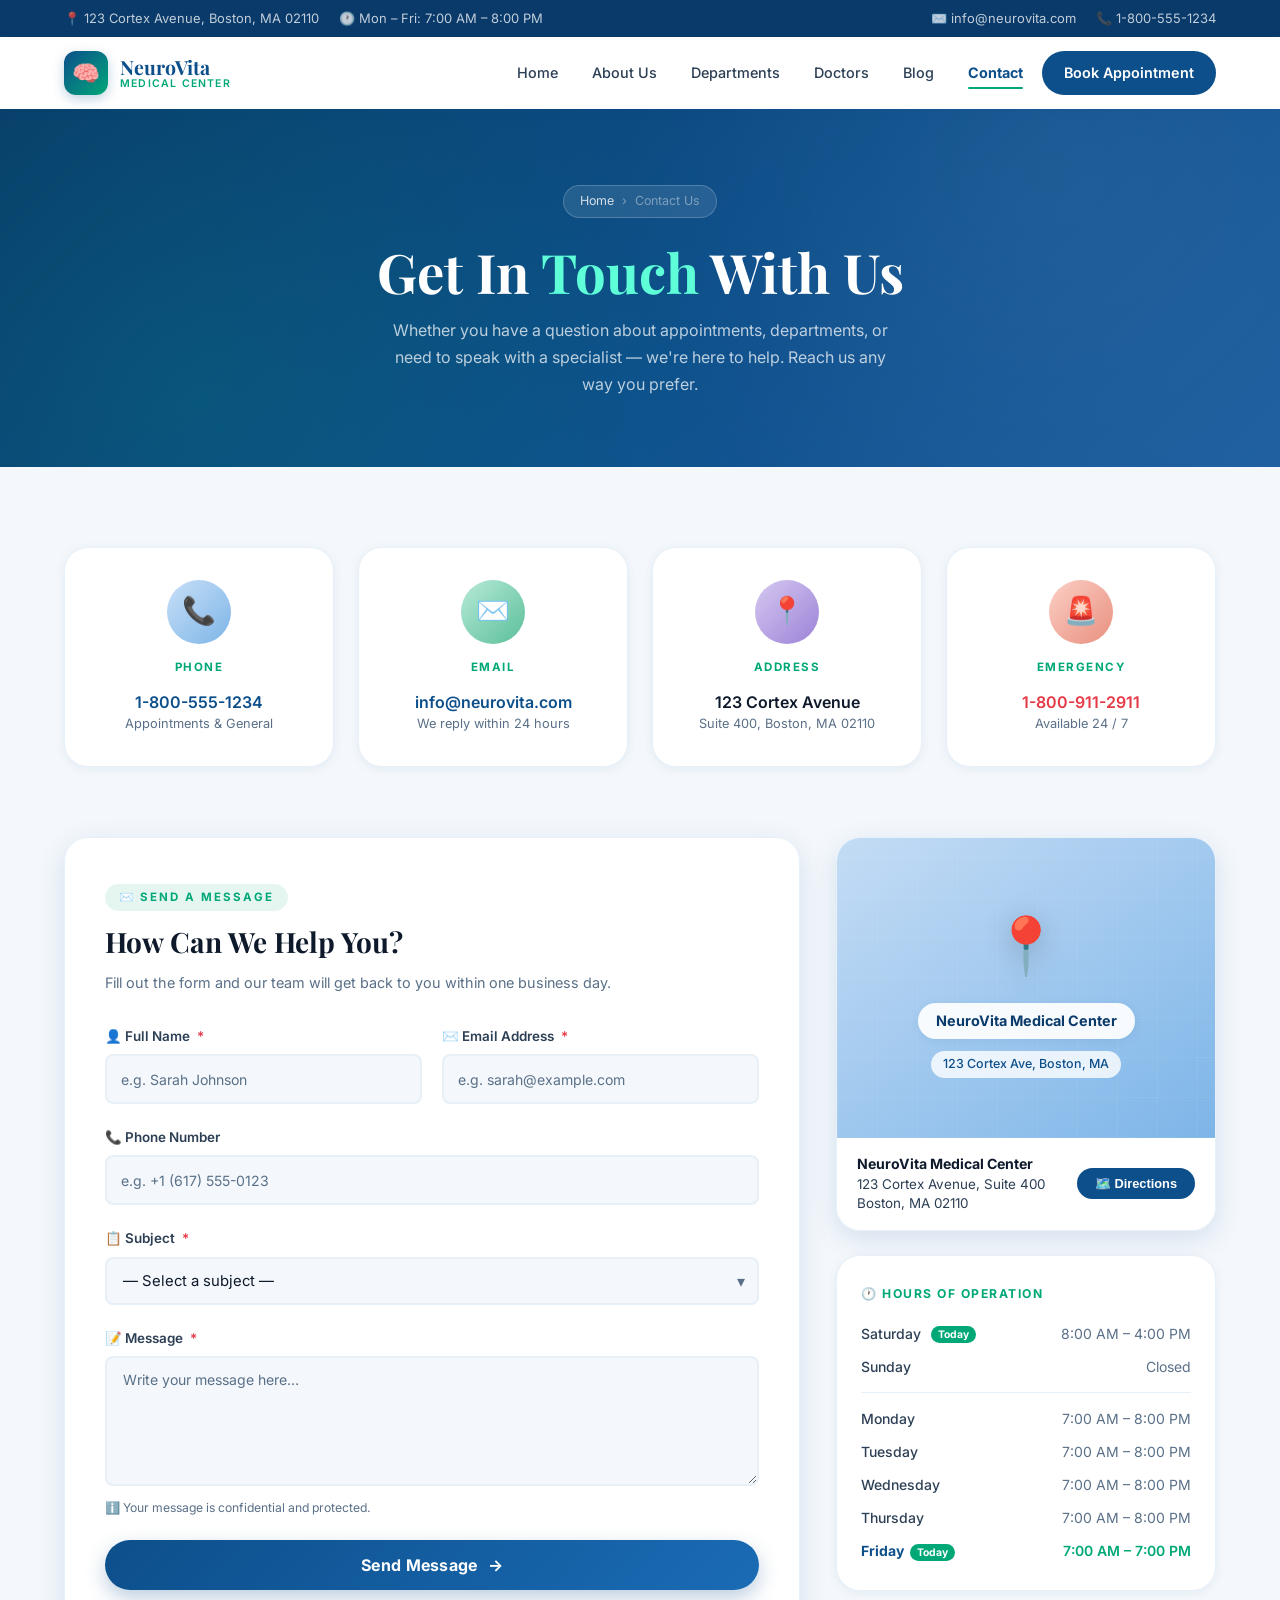
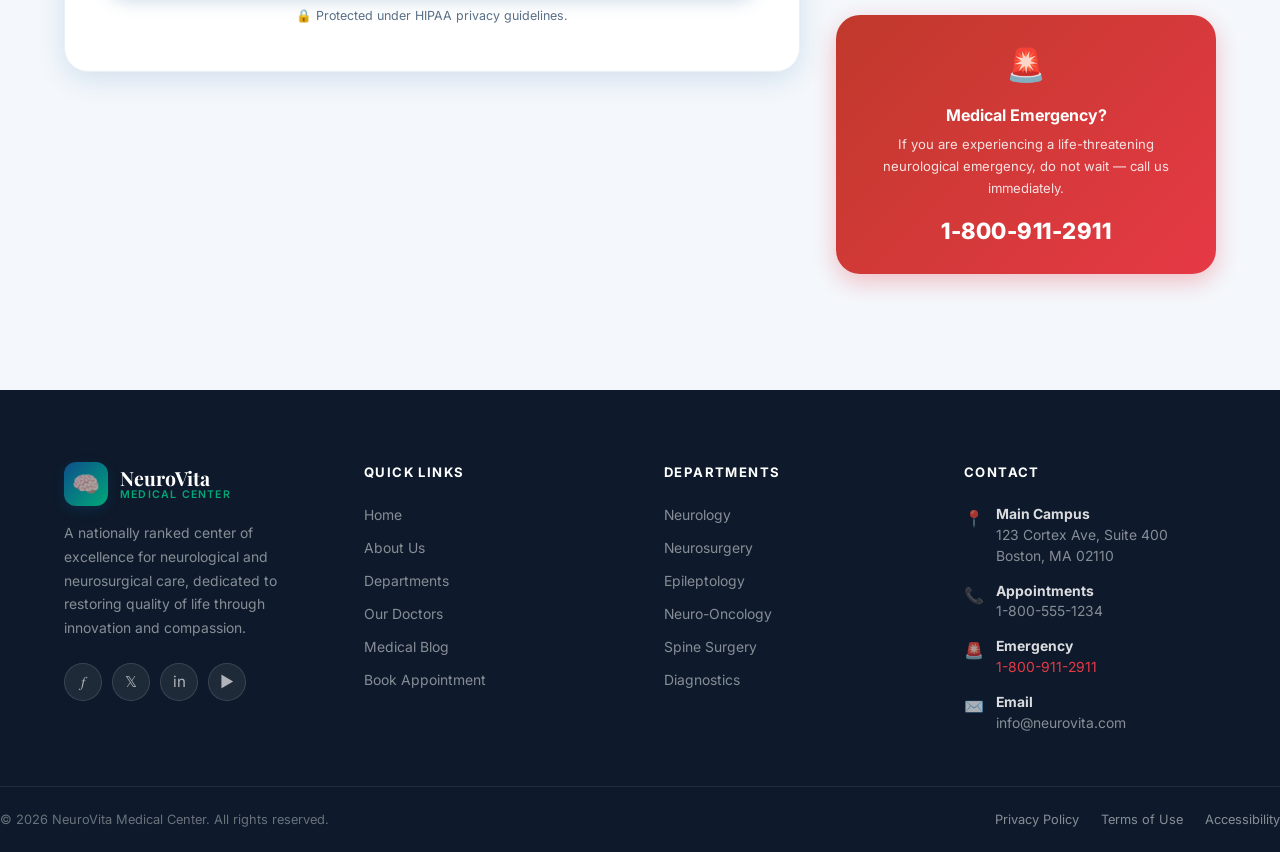
<file: contact.html>
<!DOCTYPE html>
<html lang="en">

<head>
    <meta charset="UTF-8" />
    <meta name="viewport" content="width=device-width, initial-scale=1.0" />
    <meta name="description"
        content="Contact NeuroVita Medical Center — Neurology & Neurosurgery specialists in Boston, MA." />
    <title>Contact Us | NeuroVita Medical Center</title>
    <link rel="preconnect" href="https://fonts.googleapis.com" />
    <link rel="preconnect" href="https://fonts.gstatic.com" crossorigin />
    <link
        href="https://fonts.googleapis.com/css2?family=Inter:wght@300;400;500;600;700;800&family=Playfair+Display:wght@600;700&display=swap"
        rel="stylesheet" />
    <style>
        /* ── TOKENS ─────────────────────────────── */
        :root {
            --primary: #0d4f8b;
            --primary-dk: #093a6a;
            --primary-lt: #1a6bb5;
            --accent: #00a878;
            --accent-lt: #00c996;
            --white: #ffffff;
            --off: #f4f8fc;
            --lgray: #e8f0f7;
            --dark: #0e1a2b;
            --text: #2d3f55;
            --muted: #5a7088;
            --danger: #e63946;
            --sans: 'Inter', sans-serif;
            --serif: 'Playfair Display', serif;
            --sh-sm: 0 2px 10px rgba(13, 79, 139, .08);
            --sh-md: 0 8px 28px rgba(13, 79, 139, .14);
            --sh-lg: 0 22px 55px rgba(13, 79, 139, .20);
            --r-sm: 8px;
            --r-md: 16px;
            --r-lg: 24px;
            --ease: .3s cubic-bezier(.4, 0, .2, 1);
        }

        /* ── RESET ──────────────────────────────── */
        *,
        *::before,
        *::after {
            box-sizing: border-box;
            margin: 0;
            padding: 0;
        }

        html {
            scroll-behavior: smooth;
        }

        body {
            font-family: var(--sans);
            color: var(--text);
            background: var(--off);
            line-height: 1.65;
            overflow-x: hidden;
        }

        a {
            text-decoration: none;
            color: inherit;
        }

        ul {
            list-style: none;
        }

        /* ── UTILS ──────────────────────────────── */
        .container {
            width: 90%;
            max-width: 1160px;
            margin: 0 auto;
        }

        /* ── TOP BAR ────────────────────────────── */
        .top-bar {
            background: var(--primary-dk);
            color: rgba(255, 255, 255, .75);
            font-size: .81rem;
            padding: 8px 0;
        }

        .top-bar-inner {
            display: flex;
            justify-content: space-between;
            align-items: center;
            flex-wrap: wrap;
            gap: 8px;
        }

        .tbg {
            display: flex;
            align-items: center;
            gap: 20px;
        }

        .tbi {
            display: flex;
            align-items: center;
            gap: 6px;
        }

        .top-bar a {
            color: rgba(255, 255, 255, .75);
            transition: color .2s;
        }

        .top-bar a:hover {
            color: var(--accent-lt);
        }

        /* ── NAV ────────────────────────────────── */
        .site-header {
            position: sticky;
            top: 0;
            z-index: 1000;
            background: var(--white);
            box-shadow: var(--sh-sm);
        }

        .nav-inner {
            display: flex;
            align-items: center;
            justify-content: space-between;
            height: 72px;
            gap: 20px;
        }

        .logo {
            display: flex;
            align-items: center;
            gap: 12px;
            flex-shrink: 0;
        }

        .logo-icon {
            width: 44px;
            height: 44px;
            background: linear-gradient(135deg, var(--primary), var(--accent));
            border-radius: 12px;
            display: flex;
            align-items: center;
            justify-content: center;
            font-size: 1.4rem;
            box-shadow: 0 4px 12px rgba(13, 79, 139, .25);
        }

        .logo-text {
            display: flex;
            flex-direction: column;
            line-height: 1.1;
        }

        .logo-name {
            font-family: var(--serif);
            font-size: 1.22rem;
            font-weight: 700;
            color: var(--primary);
        }

        .logo-sub {
            font-size: .66rem;
            font-weight: 600;
            color: var(--accent);
            letter-spacing: 1.2px;
            text-transform: uppercase;
        }

        .nav-links {
            display: flex;
            align-items: center;
            gap: 4px;
        }

        .nav-links a {
            padding: 8px 15px;
            font-size: .9rem;
            font-weight: 500;
            color: var(--text);
            border-radius: 8px;
            transition: var(--ease);
            position: relative;
        }

        .nav-links a::after {
            content: '';
            position: absolute;
            bottom: 4px;
            left: 15px;
            right: 15px;
            height: 2px;
            background: var(--accent);
            border-radius: 2px;
            transform: scaleX(0);
            transition: transform var(--ease);
        }

        .nav-links a:hover {
            color: var(--primary);
            background: var(--off);
        }

        .nav-links a:hover::after,
        .nav-links a.active::after {
            transform: scaleX(1);
        }

        .nav-links a.active {
            color: var(--primary);
            font-weight: 700;
        }

        .nav-cta {
            padding: 10px 22px !important;
            background: var(--primary) !important;
            color: var(--white) !important;
            border-radius: 50px !important;
            font-weight: 600 !important;
        }

        .nav-cta:hover {
            background: var(--primary-lt) !important;
            transform: translateY(-1px);
            box-shadow: var(--sh-md);
        }

        .nav-cta::after {
            display: none !important;
        }

        .nav-toggle {
            display: none;
            flex-direction: column;
            justify-content: center;
            gap: 5px;
            width: 36px;
            height: 36px;
            cursor: pointer;
            background: none;
            border: none;
            padding: 4px;
        }

        .nav-toggle span {
            display: block;
            height: 2px;
            background: var(--primary);
            border-radius: 2px;
            transition: var(--ease);
        }

        /* ── PAGE BANNER ────────────────────────── */
        .page-banner {
            background: linear-gradient(135deg, var(--primary-dk) 0%, var(--primary) 55%, #1e5fa0 100%);
            padding: 76px 0 68px;
            position: relative;
            overflow: hidden;
            text-align: center;
        }

        .page-banner::before {
            content: '';
            position: absolute;
            inset: 0;
            background:
                radial-gradient(circle at 15% 80%, rgba(0, 168, 120, .16) 0%, transparent 50%),
                radial-gradient(circle at 82% 18%, rgba(255, 255, 255, .05) 0%, transparent 40%);
            pointer-events: none;
        }

        .banner-inner {
            position: relative;
            z-index: 2;
        }

        .banner-bc {
            display: inline-flex;
            align-items: center;
            gap: 8px;
            background: rgba(255, 255, 255, .1);
            border: 1px solid rgba(255, 255, 255, .2);
            color: rgba(255, 255, 255, .8);
            font-size: .78rem;
            padding: 5px 16px;
            border-radius: 50px;
            margin-bottom: 22px;
        }

        .banner-bc span {
            color: rgba(255, 255, 255, .4);
        }

        .banner-title {
            font-family: var(--serif);
            font-size: clamp(2rem, 4.5vw, 3.4rem);
            color: var(--white);
            line-height: 1.16;
            margin-bottom: 14px;
        }

        .banner-title em {
            color: #5effd8;
            font-style: normal;
        }

        .banner-sub {
            font-size: 1rem;
            color: rgba(255, 255, 255, .72);
            max-width: 520px;
            margin: 0 auto;
            line-height: 1.7;
        }

        /* ── CONTACT INFO SECTION ───────────────── */
        .info-section {
            padding: 80px 0 20px;
        }

        .info-grid {
            display: flex;
            flex-wrap: wrap;
            gap: 24px;
            justify-content: center;
            margin-bottom: 70px;
        }

        /* Info Card */
        .info-card {
            flex: 1 1 220px;
            max-width: 280px;
            background: var(--white);
            border-radius: var(--r-lg);
            padding: 32px 24px;
            border: 1px solid var(--lgray);
            box-shadow: var(--sh-sm);
            text-align: center;
            transition: var(--ease);
            display: flex;
            flex-direction: column;
            align-items: center;
            gap: 14px;
        }

        .info-card:hover {
            transform: translateY(-8px);
            box-shadow: var(--sh-md);
            border-color: rgba(13, 79, 139, .15);
        }

        /* Icon circle */
        .ic-icon {
            width: 64px;
            height: 64px;
            border-radius: 50%;
            display: flex;
            align-items: center;
            justify-content: center;
            font-size: 1.7rem;
            flex-shrink: 0;
            transition: transform var(--ease);
        }

        .info-card:hover .ic-icon {
            transform: scale(1.1) rotate(-5deg);
        }

        .ic-blue {
            background: linear-gradient(135deg, #c8dff7, #7db5e8);
        }

        .ic-green {
            background: linear-gradient(135deg, #b8ead8, #5abf99);
        }

        .ic-violet {
            background: linear-gradient(135deg, #d6c9f0, #9b82d8);
        }

        .ic-coral {
            background: linear-gradient(135deg, #fccfc6, #e8907e);
        }

        .ic-label {
            font-size: .72rem;
            font-weight: 700;
            text-transform: uppercase;
            letter-spacing: 1.5px;
            color: var(--accent);
        }

        .ic-value {
            font-size: 1rem;
            font-weight: 600;
            color: var(--dark);
            line-height: 1.4;
        }

        .ic-sub {
            font-size: .8rem;
            color: var(--muted);
        }

        .ic-link {
            color: var(--primary);
            font-weight: 600;
            transition: color var(--ease);
        }

        .ic-link:hover {
            color: var(--accent);
        }

        /* ── MAIN GRID: FORM + MAP ──────────────── */
        .contact-section {
            padding: 0 0 96px;
        }

        .contact-grid {
            display: flex;
            gap: 36px;
            align-items: flex-start;
        }

        /* ── FORM CARD ──────────────────────────── */
        .form-card {
            flex: 1;
            background: var(--white);
            border-radius: var(--r-lg);
            padding: 44px 40px;
            box-shadow: var(--sh-md);
            border: 1px solid var(--lgray);
        }

        .form-heading {
            margin-bottom: 30px;
        }

        .form-heading h2 {
            font-family: var(--serif);
            font-size: 1.75rem;
            color: var(--dark);
            margin-bottom: 6px;
        }

        .form-heading p {
            font-size: .9rem;
            color: var(--muted);
        }

        /* section tag */
        .section-tag {
            display: inline-block;
            background: rgba(0, 168, 120, .1);
            color: var(--accent);
            font-size: .72rem;
            font-weight: 700;
            letter-spacing: 2px;
            text-transform: uppercase;
            padding: 4px 14px;
            border-radius: 50px;
            margin-bottom: 8px;
        }

        /* Form row */
        .form-row {
            display: flex;
            gap: 20px;
        }

        .form-row .form-group {
            flex: 1;
        }

        /* Form group */
        .form-group {
            margin-bottom: 22px;
        }

        .form-group label {
            display: flex;
            align-items: center;
            gap: 7px;
            font-size: .84rem;
            font-weight: 600;
            color: var(--text);
            margin-bottom: 7px;
        }

        .req {
            color: var(--danger);
        }

        /* Input & Textarea base */
        .form-control {
            width: 100%;
            padding: 13px 16px;
            font-family: var(--sans);
            font-size: .93rem;
            color: var(--dark);
            background: var(--off);
            border: 2px solid var(--lgray);
            border-radius: var(--r-sm);
            outline: none;
            transition: border-color var(--ease), box-shadow var(--ease), background var(--ease), transform var(--ease);
            appearance: none;
        }

        .form-control::placeholder {
            color: var(--muted);
            font-size: .88rem;
        }

        .form-control:hover {
            border-color: #c2d5eb;
            background: var(--white);
        }

        /* ── FOCUS ANIMATION ────────────────────── */
        .form-control:focus {
            border-color: var(--primary);
            background: var(--white);
            box-shadow: 0 0 0 4px rgba(13, 79, 139, .1), 0 4px 16px rgba(13, 79, 139, .08);
            transform: translateY(-2px);
        }

        .form-control.valid {
            border-color: var(--accent);
        }

        .form-control.valid:focus {
            box-shadow: 0 0 0 4px rgba(0, 168, 120, .1), 0 4px 16px rgba(0, 168, 120, .06);
        }

        /* Float label effect wrapper */
        .float-wrap {
            position: relative;
        }

        .float-wrap .form-control {
            padding-top: 20px;
            padding-bottom: 8px;
        }

        .float-label {
            position: absolute;
            left: 16px;
            top: 14px;
            font-size: .88rem;
            color: var(--muted);
            pointer-events: none;
            transition: top .22s ease, font-size .22s ease, color .22s ease;
        }

        .float-wrap .form-control:focus~.float-label,
        .float-wrap .form-control:not(:placeholder-shown)~.float-label {
            top: 6px;
            font-size: .7rem;
            font-weight: 600;
            color: var(--primary);
        }

        .float-wrap .form-control.valid~.float-label {
            color: var(--accent);
        }

        /* Textarea */
        textarea.form-control {
            resize: vertical;
            min-height: 130px;
        }

        /* Subject select */
        .select-wrap {
            position: relative;
        }

        .select-wrap::after {
            content: '▾';
            position: absolute;
            right: 14px;
            top: 50%;
            transform: translateY(-50%);
            color: var(--muted);
            pointer-events: none;
        }

        .select-wrap select {
            padding-right: 36px;
            cursor: pointer;
        }

        /* Field hint */
        .field-hint {
            font-size: .76rem;
            color: var(--muted);
            margin-top: 5px;
        }

        /* ── SUBMIT BUTTON ──────────────────────── */
        .submit-btn {
            width: 100%;
            padding: 15px;
            background: linear-gradient(135deg, var(--primary), var(--primary-lt));
            color: var(--white);
            border: none;
            border-radius: 50px;
            font-family: var(--sans);
            font-size: 1rem;
            font-weight: 700;
            cursor: pointer;
            letter-spacing: .3px;
            display: flex;
            align-items: center;
            justify-content: center;
            gap: 10px;
            box-shadow: 0 8px 20px rgba(13, 79, 139, .28);
            transition: var(--ease);
            position: relative;
            overflow: hidden;
        }

        .submit-btn::before {
            content: '';
            position: absolute;
            inset: 0;
            background: linear-gradient(135deg, var(--accent), var(--accent-lt));
            opacity: 0;
            transition: opacity var(--ease);
        }

        .submit-btn:hover::before {
            opacity: 1;
        }

        .submit-btn:hover {
            transform: translateY(-3px);
            box-shadow: 0 14px 32px rgba(13, 79, 139, .35);
        }

        .submit-btn:active {
            transform: translateY(-1px);
        }

        .btn-text,
        .btn-arrow {
            position: relative;
            z-index: 1;
        }

        .btn-arrow {
            transition: transform var(--ease);
        }

        .submit-btn:hover .btn-arrow {
            transform: translateX(5px);
        }

        /* Success message */
        .success-msg {
            display: none;
            align-items: center;
            gap: 12px;
            background: rgba(0, 168, 120, .1);
            border: 1px solid rgba(0, 168, 120, .3);
            border-radius: var(--r-sm);
            padding: 14px 18px;
            margin-top: 18px;
            font-size: .9rem;
            color: #027a58;
            font-weight: 500;
        }

        .success-msg.show {
            display: flex;
            animation: fadeUp .4s ease forwards;
        }

        /* HIPAA note */
        .hipaa-note {
            text-align: center;
            margin-top: 16px;
            font-size: .78rem;
            color: var(--muted);
            display: flex;
            align-items: center;
            justify-content: center;
            gap: 5px;
        }

        /* ── RIGHT PANEL ────────────────────────── */
        .right-panel {
            flex: 0 0 380px;
            display: flex;
            flex-direction: column;
            gap: 24px;
        }

        /* MAP PLACEHOLDER */
        .map-card {
            border-radius: var(--r-lg);
            overflow: hidden;
            border: 1px solid var(--lgray);
            box-shadow: var(--sh-md);
        }

        .map-placeholder {
            height: 300px;
            background: linear-gradient(145deg, #c4dcf5 0%, #7db5e8 100%);
            display: flex;
            flex-direction: column;
            align-items: center;
            justify-content: center;
            gap: 12px;
            position: relative;
            overflow: hidden;
        }

        .map-placeholder::before {
            content: '';
            position: absolute;
            inset: 0;
            background:
                repeating-linear-gradient(0deg, rgba(255, 255, 255, .06) 0px, rgba(255, 255, 255, .06) 1px, transparent 1px, transparent 40px),
                repeating-linear-gradient(90deg, rgba(255, 255, 255, .06) 0px, rgba(255, 255, 255, .06) 1px, transparent 1px, transparent 40px);
        }

        .map-pin {
            font-size: 3.5rem;
            filter: drop-shadow(0 6px 14px rgba(0, 0, 0, .2));
            animation: bounce 2s ease-in-out infinite;
        }

        @keyframes bounce {

            0%,
            100% {
                transform: translateY(0)
            }

            50% {
                transform: translateY(-10px)
            }
        }

        .map-label {
            font-size: .9rem;
            font-weight: 700;
            color: var(--primary-dk);
            background: rgba(255, 255, 255, .92);
            padding: 6px 18px;
            border-radius: 50px;
            box-shadow: var(--sh-sm);
        }

        .map-sub {
            font-size: .78rem;
            color: var(--primary);
            font-weight: 500;
            background: rgba(255, 255, 255, .8);
            padding: 3px 12px;
            border-radius: 50px;
        }

        .map-footer {
            background: var(--white);
            padding: 16px 20px;
            display: flex;
            align-items: center;
            justify-content: space-between;
            gap: 12px;
            flex-wrap: wrap;
        }

        .map-address {
            font-size: .84rem;
            color: var(--text);
            line-height: 1.45;
        }

        .map-address strong {
            display: block;
            color: var(--dark);
            font-size: .88rem;
        }

        .map-dir-btn {
            padding: 8px 18px;
            background: var(--primary);
            color: var(--white);
            border-radius: 50px;
            font-size: .8rem;
            font-weight: 600;
            border: none;
            cursor: pointer;
            white-space: nowrap;
            transition: var(--ease);
        }

        .map-dir-btn:hover {
            background: var(--primary-lt);
            transform: translateY(-1px);
            box-shadow: 0 4px 12px rgba(13, 79, 139, .3);
        }

        /* Hours card */
        .hours-card {
            background: var(--white);
            border-radius: var(--r-lg);
            padding: 28px 24px;
            border: 1px solid var(--lgray);
            box-shadow: var(--sh-sm);
        }

        .hours-title {
            font-size: .76rem;
            font-weight: 700;
            text-transform: uppercase;
            letter-spacing: 1.5px;
            color: var(--accent);
            margin-bottom: 18px;
            display: flex;
            align-items: center;
            gap: 8px;
        }

        .hours-list {
            display: flex;
            flex-direction: column;
            gap: 10px;
        }

        .hours-row {
            display: flex;
            align-items: center;
            justify-content: space-between;
            font-size: .875rem;
        }

        .hours-day {
            color: var(--text);
            font-weight: 500;
        }

        .hours-time {
            color: var(--muted);
        }

        .hours-row.today .hours-day {
            color: var(--primary);
            font-weight: 700;
        }

        .hours-row.today .hours-time {
            color: var(--accent);
            font-weight: 600;
        }

        .today-badge {
            font-size: .65rem;
            background: var(--accent);
            color: var(--white);
            padding: 2px 7px;
            border-radius: 50px;
            font-weight: 700;
            margin-left: 6px;
            vertical-align: middle;
        }

        .hours-divider {
            height: 1px;
            background: var(--lgray);
            margin: 4px 0;
        }

        /* Emergency card */
        .emergency-card {
            background: linear-gradient(135deg, #c0392b, var(--danger));
            border-radius: var(--r-lg);
            padding: 24px;
            color: var(--white);
            text-align: center;
            box-shadow: 0 8px 24px rgba(230, 57, 70, .3);
        }

        .emergency-card .ec-icon {
            font-size: 2rem;
            margin-bottom: 10px;
        }

        .emergency-card h3 {
            font-size: 1rem;
            font-weight: 700;
            margin-bottom: 6px;
        }

        .emergency-card p {
            font-size: .82rem;
            opacity: .85;
            margin-bottom: 14px;
        }

        .ec-tel {
            display: block;
            font-size: 1.4rem;
            font-weight: 800;
            color: var(--white);
            letter-spacing: .5px;
            transition: opacity .2s;
        }

        .ec-tel:hover {
            opacity: .85;
        }

        /* ── ANIMATIONS ─────────────────────────── */
        @keyframes fadeUp {
            from {
                opacity: 0;
                transform: translateY(22px)
            }

            to {
                opacity: 1;
                transform: translateY(0)
            }
        }

        .fu {
            opacity: 0;
            animation: fadeUp .55s ease forwards;
        }

        .d1 {
            animation-delay: .05s
        }

        .d2 {
            animation-delay: .12s
        }

        .d3 {
            animation-delay: .2s
        }

        .d4 {
            animation-delay: .28s
        }

        /* ── FOOTER ─────────────────────────────── */
        .site-footer {
            background: var(--dark);
            color: rgba(255, 255, 255, .65);
            padding: 72px 0 0;
        }

        .footer-grid {
            display: flex;
            flex-wrap: wrap;
            gap: 48px;
        }

        .footer-col {
            flex: 1 1 200px;
        }

        .footer-logo {
            margin-bottom: 16px;
        }

        .footer-logo .logo-name {
            color: var(--white);
        }

        .footer-about {
            font-size: .87rem;
            line-height: 1.7;
            color: rgba(255, 255, 255, .5);
            margin-bottom: 22px;
            max-width: 270px;
        }

        .social-links {
            display: flex;
            gap: 10px;
        }

        .social-link {
            width: 38px;
            height: 38px;
            border-radius: 50%;
            background: rgba(255, 255, 255, .07);
            border: 1px solid rgba(255, 255, 255, .12);
            display: flex;
            align-items: center;
            justify-content: center;
            font-size: .95rem;
            transition: var(--ease);
        }

        .social-link:hover {
            background: var(--accent);
            border-color: var(--accent);
            transform: translateY(-3px);
        }

        .fcol-title {
            font-size: .82rem;
            font-weight: 700;
            color: var(--white);
            text-transform: uppercase;
            letter-spacing: 1.4px;
            margin-bottom: 20px;
        }

        .flinks {
            display: flex;
            flex-direction: column;
            gap: 10px;
        }

        .flinks a {
            font-size: .87rem;
            color: rgba(255, 255, 255, .5);
            transition: color .2s, padding-left .2s;
        }

        .flinks a:hover {
            color: var(--accent-lt);
            padding-left: 5px;
        }

        .fcontact-f {
            display: flex;
            flex-direction: column;
            gap: 14px;
        }

        .fci {
            display: flex;
            align-items: flex-start;
            gap: 12px;
            font-size: .87rem;
        }

        .fci-icon {
            font-size: 1rem;
            flex-shrink: 0;
            margin-top: 1px;
        }

        .fci-text {
            color: rgba(255, 255, 255, .5);
            line-height: 1.5;
        }

        .fci-text strong {
            color: rgba(255, 255, 255, .85);
            display: block;
        }

        .footer-bottom {
            margin-top: 52px;
            border-top: 1px solid rgba(255, 255, 255, .08);
            padding: 22px 0;
            font-size: .8rem;
            color: rgba(255, 255, 255, .38);
            display: flex;
            justify-content: space-between;
            align-items: center;
            flex-wrap: wrap;
            gap: 12px;
        }

        .footer-bottom a {
            color: rgba(255, 255, 255, .5);
        }

        .footer-bottom a:hover {
            color: var(--accent-lt);
        }

        .fbl {
            display: flex;
            gap: 22px;
        }

        /* ── RESPONSIVE ─────────────────────────── */
        @media (max-width:960px) {
            .contact-grid {
                flex-direction: column;
            }

            .right-panel {
                flex: none;
                width: 100%;
                flex-direction: row;
                flex-wrap: wrap;
            }

            .map-card,
            .hours-card,
            .emergency-card {
                flex: 1 1 300px;
            }

            .info-card {
                flex: 1 1 180px;
            }
        }

        @media (max-width:768px) {
            .nav-links {
                display: none;
            }

            .nav-toggle {
                display: flex;
            }

            .nav-links.open {
                display: flex;
                flex-direction: column;
                position: fixed;
                top: 72px;
                left: 0;
                right: 0;
                background: var(--white);
                padding: 16px 24px 32px;
                box-shadow: var(--sh-lg);
                gap: 4px;
                z-index: 999;
                animation: fadeUp .2s ease forwards;
            }

            .nav-links.open a {
                display: block;
                padding: 12px 16px;
                border-radius: var(--r-sm);
                font-size: 1rem;
            }

            .nav-cta {
                text-align: center;
            }

            .form-card {
                padding: 28px 20px;
            }

            .form-row {
                flex-direction: column;
                gap: 0;
            }

            .tbg:last-child {
                display: none;
            }
        }

        @media (max-width:600px) {
            .top-bar {
                display: none;
            }

            .info-section {
                padding: 60px 0 10px;
            }

            .info-card {
                flex: 1 1 100%;
                max-width: 100%;
            }

            .right-panel {
                flex-direction: column;
            }

            .map-card,
            .hours-card,
            .emergency-card {
                flex: 1 1 100%;
            }

            .footer-grid {
                gap: 36px;
            }

            .footer-col {
                flex: 1 1 100%;
            }

            .footer-bottom {
                flex-direction: column;
                text-align: center;
            }

            .fbl {
                justify-content: center;
            }
        }
    </style>
</head>

<body>

    <!-- TOP BAR -->
    <div class="top-bar" role="banner" aria-label="Contact information">
        <div class="container top-bar-inner">
            <div class="tbg">
                <span class="tbi">📍 123 Cortex Avenue, Boston, MA 02110</span>
                <span class="tbi">🕐 Mon – Fri: 7:00 AM – 8:00 PM</span>
            </div>
            <div class="tbg">
                <a href="mailto:info@neurovita.com" class="tbi">✉️ info@neurovita.com</a>
                <a href="tel:+18005551234" class="tbi">📞 1-800-555-1234</a>
            </div>
        </div>
    </div>

    <!-- NAV -->
    <header class="site-header" role="banner">
        <div class="container nav-inner">
            <a href="index.html" class="logo" aria-label="NeuroVita Medical Center Home">
                <div class="logo-icon" aria-hidden="true">🧠</div>
                <div class="logo-text">
                    <span class="logo-name">NeuroVita</span>
                    <span class="logo-sub">Medical Center</span>
                </div>
            </a>
            <nav class="nav-links" id="nav-links" role="navigation" aria-label="Main navigation">
                <a href="index.html">Home</a>
                <a href="about.html">About Us</a>
                <a href="departments.html">Departments</a>
                <a href="doctors.html">Doctors</a>
                <a href="blog.html">Blog</a>
                <a href="contact.html" class="active">Contact</a>
                <a href="appointment.html" class="nav-cta">Book Appointment</a>
            </nav>
            <button class="nav-toggle" id="nav-toggle" aria-label="Toggle navigation" aria-expanded="false"
                aria-controls="nav-links">
                <span></span><span></span><span></span>
            </button>
        </div>
    </header>

    <main>

        <!-- ══════════════════════════════
       PAGE BANNER
  ══════════════════════════════ -->
        <section class="page-banner" aria-labelledby="banner-heading">
            <div class="container banner-inner">
                <div class="banner-bc">
                    <a href="index.html">Home</a><span aria-hidden="true">›</span><span>Contact Us</span>
                </div>
                <h1 class="banner-title fu d1" id="banner-heading">
                    Get In <em>Touch</em> With Us
                </h1>
                <p class="banner-sub fu d2">
                    Whether you have a question about appointments, departments, or need to speak with a specialist —
                    we're here to help. Reach us any way you prefer.
                </p>
            </div>
        </section>

        <!-- ══════════════════════════════
       CONTACT INFO CARDS
  ══════════════════════════════ -->
        <section class="info-section" aria-labelledby="info-heading">
            <div class="container">
                <h2 id="info-heading" class="sr-only" style="position:absolute;left:-9999px">Contact information</h2>
                <div class="info-grid" role="list" aria-label="Contact details">

                    <div class="info-card fu d1" role="listitem">
                        <div class="ic-icon ic-blue" aria-hidden="true">📞</div>
                        <span class="ic-label">Phone</span>
                        <div>
                            <div class="ic-value"><a href="tel:+18005551234" class="ic-link">1-800-555-1234</a></div>
                            <div class="ic-sub">Appointments & General</div>
                        </div>
                    </div>

                    <div class="info-card fu d2" role="listitem">
                        <div class="ic-icon ic-green" aria-hidden="true">✉️</div>
                        <span class="ic-label">Email</span>
                        <div>
                            <div class="ic-value"><a href="mailto:info@neurovita.com"
                                    class="ic-link">info@neurovita.com</a></div>
                            <div class="ic-sub">We reply within 24 hours</div>
                        </div>
                    </div>

                    <div class="info-card fu d3" role="listitem">
                        <div class="ic-icon ic-violet" aria-hidden="true">📍</div>
                        <span class="ic-label">Address</span>
                        <div>
                            <div class="ic-value">123 Cortex Avenue</div>
                            <div class="ic-sub">Suite 400, Boston, MA 02110</div>
                        </div>
                    </div>

                    <div class="info-card fu d4" role="listitem">
                        <div class="ic-icon ic-coral" aria-hidden="true">🚨</div>
                        <span class="ic-label">Emergency</span>
                        <div>
                            <div class="ic-value"><a href="tel:+18009112911" class="ic-link"
                                    style="color:var(--danger)">1-800-911-2911</a></div>
                            <div class="ic-sub">Available 24 / 7</div>
                        </div>
                    </div>

                </div><!-- /info-grid -->

                <!-- ══════════════════════════
           FORM + RIGHT PANEL
      ══════════════════════════ -->
                <section class="contact-section" aria-labelledby="form-heading">
                    <div class="contact-grid">

                        <!-- CONTACT FORM -->
                        <div class="form-card fu d1">
                            <div class="form-heading">
                                <span class="section-tag">✉️ Send a Message</span>
                                <h2 id="form-heading">How Can We Help You?</h2>
                                <p>Fill out the form and our team will get back to you within one business day.</p>
                            </div>

                            <form id="contact-form" novalidate aria-label="Contact form">

                                <!-- Name + Email row -->
                                <div class="form-row">
                                    <div class="form-group">
                                        <label for="full-name">
                                            👤 Full Name <span class="req" aria-hidden="true">*</span>
                                        </label>
                                        <div class="float-wrap">
                                            <input type="text" id="full-name" name="full_name" class="form-control"
                                                placeholder=" " required autocomplete="name" aria-required="true" />
                                            <span class="float-label" aria-hidden="true">e.g. Sarah Johnson</span>
                                        </div>
                                    </div>
                                    <div class="form-group">
                                        <label for="email">
                                            ✉️ Email Address <span class="req" aria-hidden="true">*</span>
                                        </label>
                                        <div class="float-wrap">
                                            <input type="email" id="email" name="email" class="form-control"
                                                placeholder=" " required autocomplete="email" aria-required="true" />
                                            <span class="float-label" aria-hidden="true">e.g. sarah@example.com</span>
                                        </div>
                                    </div>
                                </div>

                                <!-- Phone -->
                                <div class="form-group">
                                    <label for="phone">📞 Phone Number</label>
                                    <div class="float-wrap">
                                        <input type="tel" id="phone" name="phone" class="form-control" placeholder=" "
                                            autocomplete="tel" />
                                        <span class="float-label" aria-hidden="true">e.g. +1 (617) 555-0123</span>
                                    </div>
                                </div>

                                <!-- Subject -->
                                <div class="form-group">
                                    <label for="subject">📋 Subject <span class="req"
                                            aria-hidden="true">*</span></label>
                                    <div class="select-wrap">
                                        <select id="subject" name="subject" class="form-control" required
                                            aria-required="true">
                                            <option value="" disabled selected>— Select a subject —</option>
                                            <option value="appointment">📅 Appointment Inquiry</option>
                                            <option value="medical">🧠 Medical Question</option>
                                            <option value="billing">💳 Billing & Insurance</option>
                                            <option value="records">📁 Medical Records</option>
                                            <option value="feedback">⭐ Feedback</option>
                                            <option value="other">💬 Other</option>
                                        </select>
                                    </div>
                                </div>

                                <!-- Message -->
                                <div class="form-group">
                                    <label for="message">
                                        📝 Message <span class="req" aria-hidden="true">*</span>
                                    </label>
                                    <textarea id="message" name="message" class="form-control"
                                        placeholder="Write your message here…" required aria-required="true"
                                        aria-describedby="msg-hint"></textarea>
                                    <div class="field-hint" id="msg-hint">ℹ️ Your message is confidential and protected.
                                    </div>
                                </div>

                                <!-- Submit -->
                                <button type="submit" class="submit-btn" id="submit-btn">
                                    <span class="btn-text">Send Message</span>
                                    <span class="btn-arrow" aria-hidden="true">→</span>
                                </button>

                                <!-- Success -->
                                <div class="success-msg" id="success-msg" role="alert" aria-live="polite">
                                    ✅ <span>Thank you! Your message has been sent. We'll reply within 1 business
                                        day.</span>
                                </div>

                                <p class="hipaa-note">🔒 Protected under HIPAA privacy guidelines.</p>

                            </form>
                        </div>

                        <!-- RIGHT PANEL -->
                        <aside class="right-panel fu d2" aria-label="Location and hours">

                            <!-- MAP PLACEHOLDER -->
                            <div class="map-card" role="figure" aria-label="Location map">
                                <div class="map-placeholder">
                                    <span class="map-pin" aria-hidden="true">📍</span>
                                    <div class="map-label">NeuroVita Medical Center</div>
                                    <div class="map-sub">123 Cortex Ave, Boston, MA</div>
                                </div>
                                <div class="map-footer">
                                    <div class="map-address">
                                        <strong>NeuroVita Medical Center</strong>
                                        123 Cortex Avenue, Suite 400<br>Boston, MA 02110
                                    </div>
                                    <button class="map-dir-btn"
                                        onclick="window.open('https://maps.google.com/?q=Boston+MA','_blank')"
                                        aria-label="Get directions on Google Maps">
                                        🗺️ Directions
                                    </button>
                                </div>
                            </div>

                            <!-- HOURS -->
                            <div class="hours-card" role="region" aria-labelledby="hours-heading">
                                <div class="hours-title" id="hours-heading">🕐 Hours of Operation</div>
                                <ul class="hours-list" aria-label="Operating hours">
                                    <li class="hours-row today">
                                        <span class="hours-day">Saturday <span class="today-badge">Today</span></span>
                                        <span class="hours-time">8:00 AM – 4:00 PM</span>
                                    </li>
                                    <li class="hours-row"><span class="hours-day">Sunday</span><span
                                            class="hours-time">Closed</span></li>
                                    <li class="hours-divider" aria-hidden="true"></li>
                                    <li class="hours-row"><span class="hours-day">Monday</span><span
                                            class="hours-time">7:00 AM – 8:00 PM</span></li>
                                    <li class="hours-row"><span class="hours-day">Tuesday</span><span
                                            class="hours-time">7:00 AM – 8:00 PM</span></li>
                                    <li class="hours-row"><span class="hours-day">Wednesday</span><span
                                            class="hours-time">7:00 AM – 8:00 PM</span></li>
                                    <li class="hours-row"><span class="hours-day">Thursday</span><span
                                            class="hours-time">7:00 AM – 8:00 PM</span></li>
                                    <li class="hours-row"><span class="hours-day">Friday</span><span
                                            class="hours-time">7:00 AM – 7:00 PM</span></li>
                                </ul>
                            </div>

                            <!-- EMERGENCY -->
                            <div class="emergency-card" role="complementary" aria-label="Emergency contact">
                                <div class="ec-icon">🚨</div>
                                <h3>Medical Emergency?</h3>
                                <p>If you are experiencing a life-threatening neurological emergency, do not wait — call
                                    us immediately.</p>
                                <a href="tel:+18009112911" class="ec-tel">1-800-911-2911</a>
                            </div>

                        </aside>

                    </div><!-- /contact-grid -->
                </section>

            </div>
        </section>

    </main>

    <!-- FOOTER -->
    <footer class="site-footer" role="contentinfo">
        <div class="container">
            <div class="footer-grid">
                <div class="footer-col">
                    <div class="footer-logo">
                        <a href="index.html" class="logo" aria-label="NeuroVita home">
                            <div class="logo-icon" aria-hidden="true">🧠</div>
                            <div class="logo-text">
                                <span class="logo-name">NeuroVita</span>
                                <span class="logo-sub">Medical Center</span>
                            </div>
                        </a>
                    </div>
                    <p class="footer-about">A nationally ranked center of excellence for neurological and neurosurgical
                        care, dedicated to restoring quality of life through innovation and compassion.</p>
                    <nav class="social-links" aria-label="Social media">
                        <a href="#" class="social-link" aria-label="Facebook">𝑓</a>
                        <a href="#" class="social-link" aria-label="X">𝕏</a>
                        <a href="#" class="social-link" aria-label="LinkedIn">in</a>
                        <a href="#" class="social-link" aria-label="YouTube">▶</a>
                    </nav>
                </div>
                <div class="footer-col">
                    <h3 class="fcol-title">Quick Links</h3>
                    <nav class="flinks">
                        <a href="index.html">Home</a>
                        <a href="about.html">About Us</a>
                        <a href="departments.html">Departments</a>
                        <a href="doctors.html">Our Doctors</a>
                        <a href="blog.html">Medical Blog</a>
                        <a href="appointment.html">Book Appointment</a>
                    </nav>
                </div>
                <div class="footer-col">
                    <h3 class="fcol-title">Departments</h3>
                    <nav class="flinks">
                        <a href="departments.html">Neurology</a>
                        <a href="departments.html">Neurosurgery</a>
                        <a href="departments.html">Epileptology</a>
                        <a href="departments.html">Neuro-Oncology</a>
                        <a href="departments.html">Spine Surgery</a>
                        <a href="departments.html">Diagnostics</a>
                    </nav>
                </div>
                <div class="footer-col">
                    <h3 class="fcol-title">Contact</h3>
                    <address class="fcontact-f" style="font-style:normal">
                        <div class="fci"><span class="fci-icon">📍</span>
                            <div class="fci-text"><strong>Main Campus</strong>123 Cortex Ave, Suite 400<br>Boston, MA
                                02110</div>
                        </div>
                        <div class="fci"><span class="fci-icon">📞</span>
                            <div class="fci-text"><strong>Appointments</strong><a href="tel:+18005551234"
                                    style="color:inherit">1-800-555-1234</a></div>
                        </div>
                        <div class="fci"><span class="fci-icon">🚨</span>
                            <div class="fci-text"><strong>Emergency</strong><a href="tel:+18009112911"
                                    style="color:#e63946">1-800-911-2911</a></div>
                        </div>
                        <div class="fci"><span class="fci-icon">✉️</span>
                            <div class="fci-text"><strong>Email</strong><a href="mailto:info@neurovita.com"
                                    style="color:inherit">info@neurovita.com</a></div>
                        </div>
                    </address>
                </div>
            </div>
        </div>
        <div class="footer-bottom">
            <div class="container" style="display:contents">
                <p>© 2026 NeuroVita Medical Center. All rights reserved.</p>
                <nav class="fbl" aria-label="Legal links">
                    <a href="#">Privacy Policy</a>
                    <a href="#">Terms of Use</a>
                    <a href="#">Accessibility</a>
                </nav>
            </div>
        </div>
    </footer>

    <script>
        /* Mobile nav */
        const toggle = document.getElementById('nav-toggle');
        const nav = document.getElementById('nav-links');
        toggle.addEventListener('click', () => {
            const open = nav.classList.toggle('open');
            toggle.setAttribute('aria-expanded', open);
            const [s1, s2, s3] = toggle.querySelectorAll('span');
            if (open) { s1.style.transform = 'rotate(45deg) translate(5px,5px)'; s2.style.opacity = '0'; s3.style.transform = 'rotate(-45deg) translate(5px,-5px)'; }
            else { [s1, s2, s3].forEach(s => { s.style.transform = ''; s.style.opacity = ''; }); }
        });

        /* Live field validation — green border */
        document.querySelectorAll('.form-control[required]').forEach(el => {
            const validate = () => el.classList.toggle('valid', el.value.trim() !== '' && el.validity.valid);
            el.addEventListener('blur', validate);
            el.addEventListener('input', validate);
        });

        /* Char counter for message */
        const msg = document.getElementById('message');
        msg.addEventListener('input', () => {
            const max = 500;
            const hint = document.getElementById('msg-hint');
            const rem = max - msg.value.length;
            if (msg.value.length > 0) hint.textContent = `ℹ️ ${rem} characters remaining (max ${max}).`;
            else hint.textContent = 'ℹ️ Your message is confidential and protected.';
            if (rem < 0) { msg.value = msg.value.slice(0, max); }
        });

        /* Form submit */
        const form = document.getElementById('contact-form');
        const successMsg = document.getElementById('success-msg');
        const submitBtn = document.getElementById('submit-btn');

        form.addEventListener('submit', e => {
            e.preventDefault();
            if (!form.checkValidity()) { form.reportValidity(); return; }
            submitBtn.innerHTML = '<span class="btn-text" style="position:relative;z-index:1">Sending…</span> <span style="position:relative;z-index:1">⏳</span>';
            submitBtn.disabled = true;
            setTimeout(() => {
                successMsg.classList.add('show');
                submitBtn.innerHTML = '<span class="btn-text" style="position:relative;z-index:1">Message Sent ✓</span>';
                submitBtn.style.background = 'linear-gradient(135deg, var(--accent), var(--accent-lt))';
                form.querySelectorAll('input, select, textarea').forEach(f => f.disabled = true);
            }, 1600);
        });

        /* Scroll reveal */
        const els = document.querySelectorAll('.fu');
        if ('IntersectionObserver' in window) {
            const io = new IntersectionObserver(entries => {
                entries.forEach(e => { if (e.isIntersecting) { e.target.style.animationPlayState = 'running'; io.unobserve(e.target); } });
            }, { threshold: 0.08 });
            els.forEach(el => { el.style.animationPlayState = 'paused'; io.observe(el); });
        } else {
            els.forEach(el => el.style.opacity = '1');
        }

        /* Highlight today's hours row dynamically */
        const days = ['Sunday', 'Monday', 'Tuesday', 'Wednesday', 'Thursday', 'Friday', 'Saturday'];
        const todayName = days[new Date().getDay()];
        document.querySelectorAll('.hours-day').forEach(el => {
            if (el.textContent.trim().startsWith(todayName)) {
                el.closest('.hours-row').classList.add('today');
                const badge = document.createElement('span');
                badge.className = 'today-badge'; badge.textContent = 'Today';
                el.appendChild(badge);
            } else {
                el.closest('.hours-row').classList.remove('today');
            }
        });
    </script>

</body>

</html>
</file>
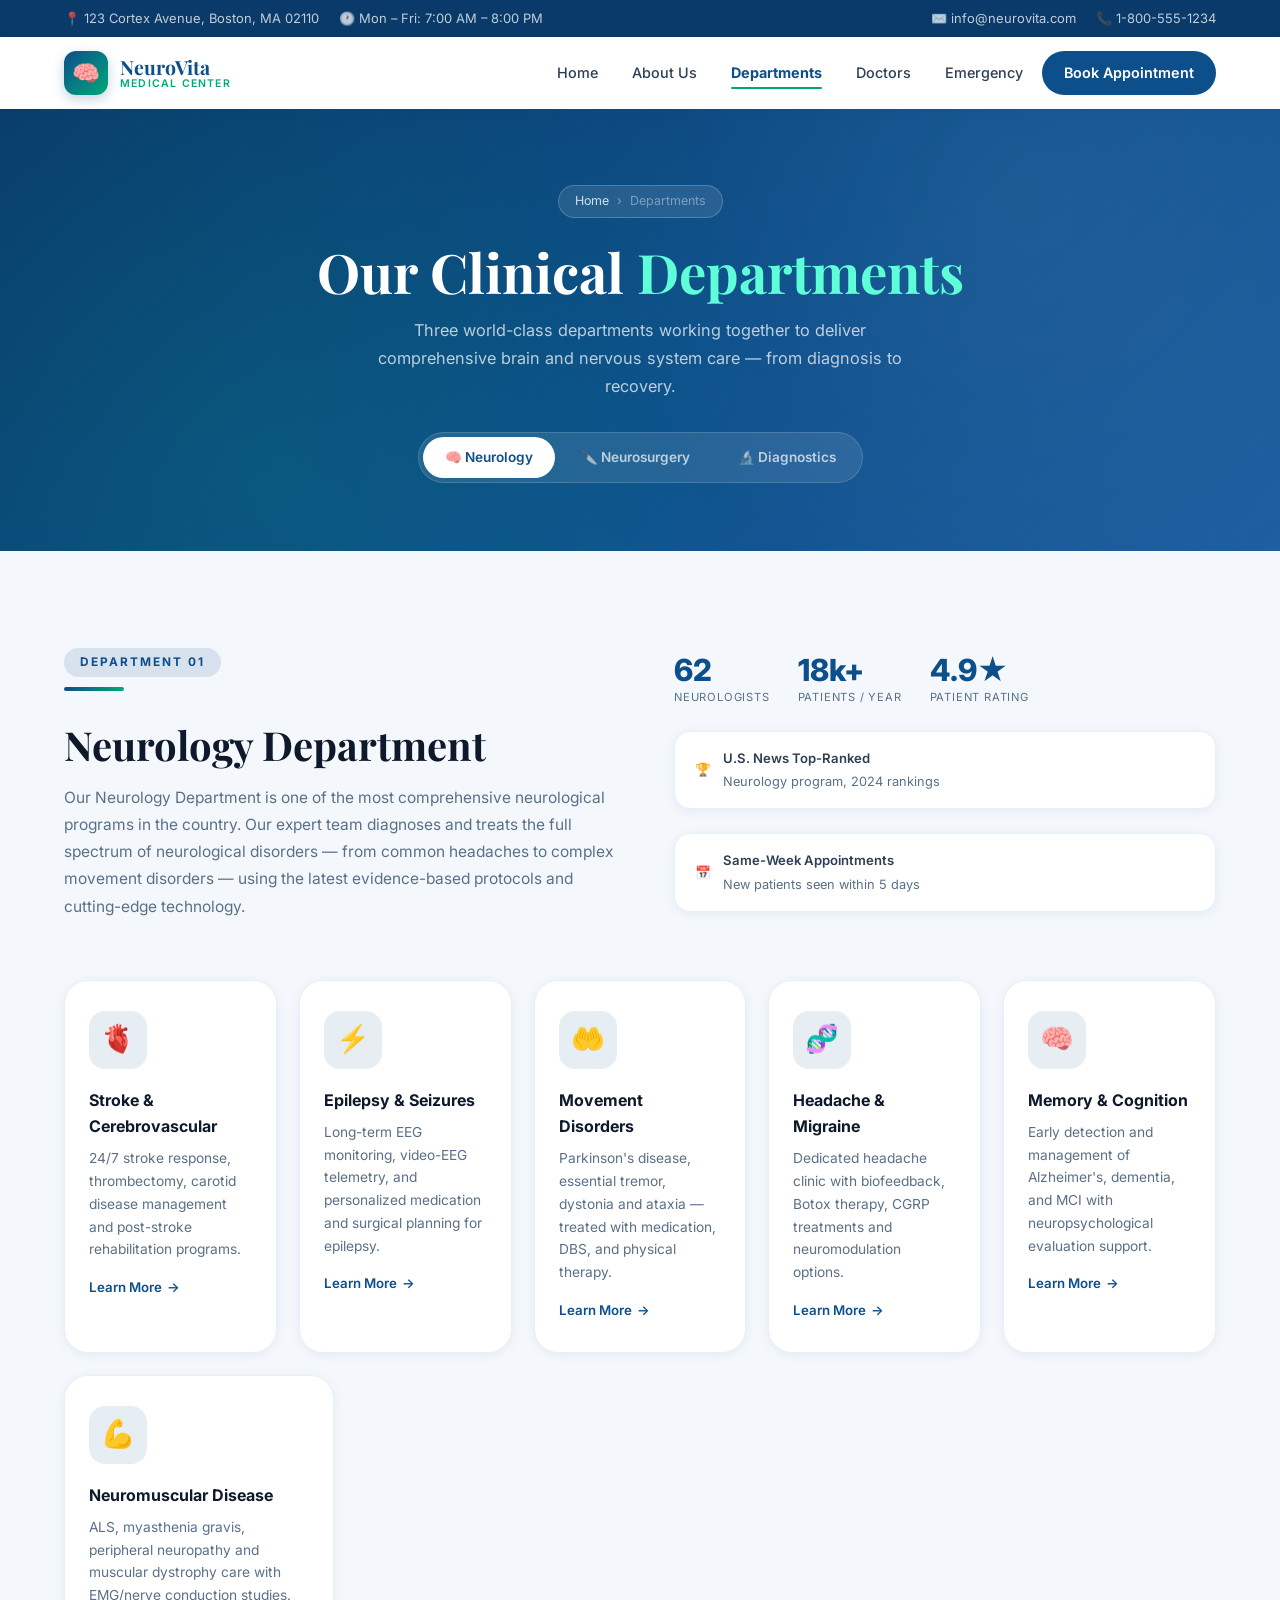
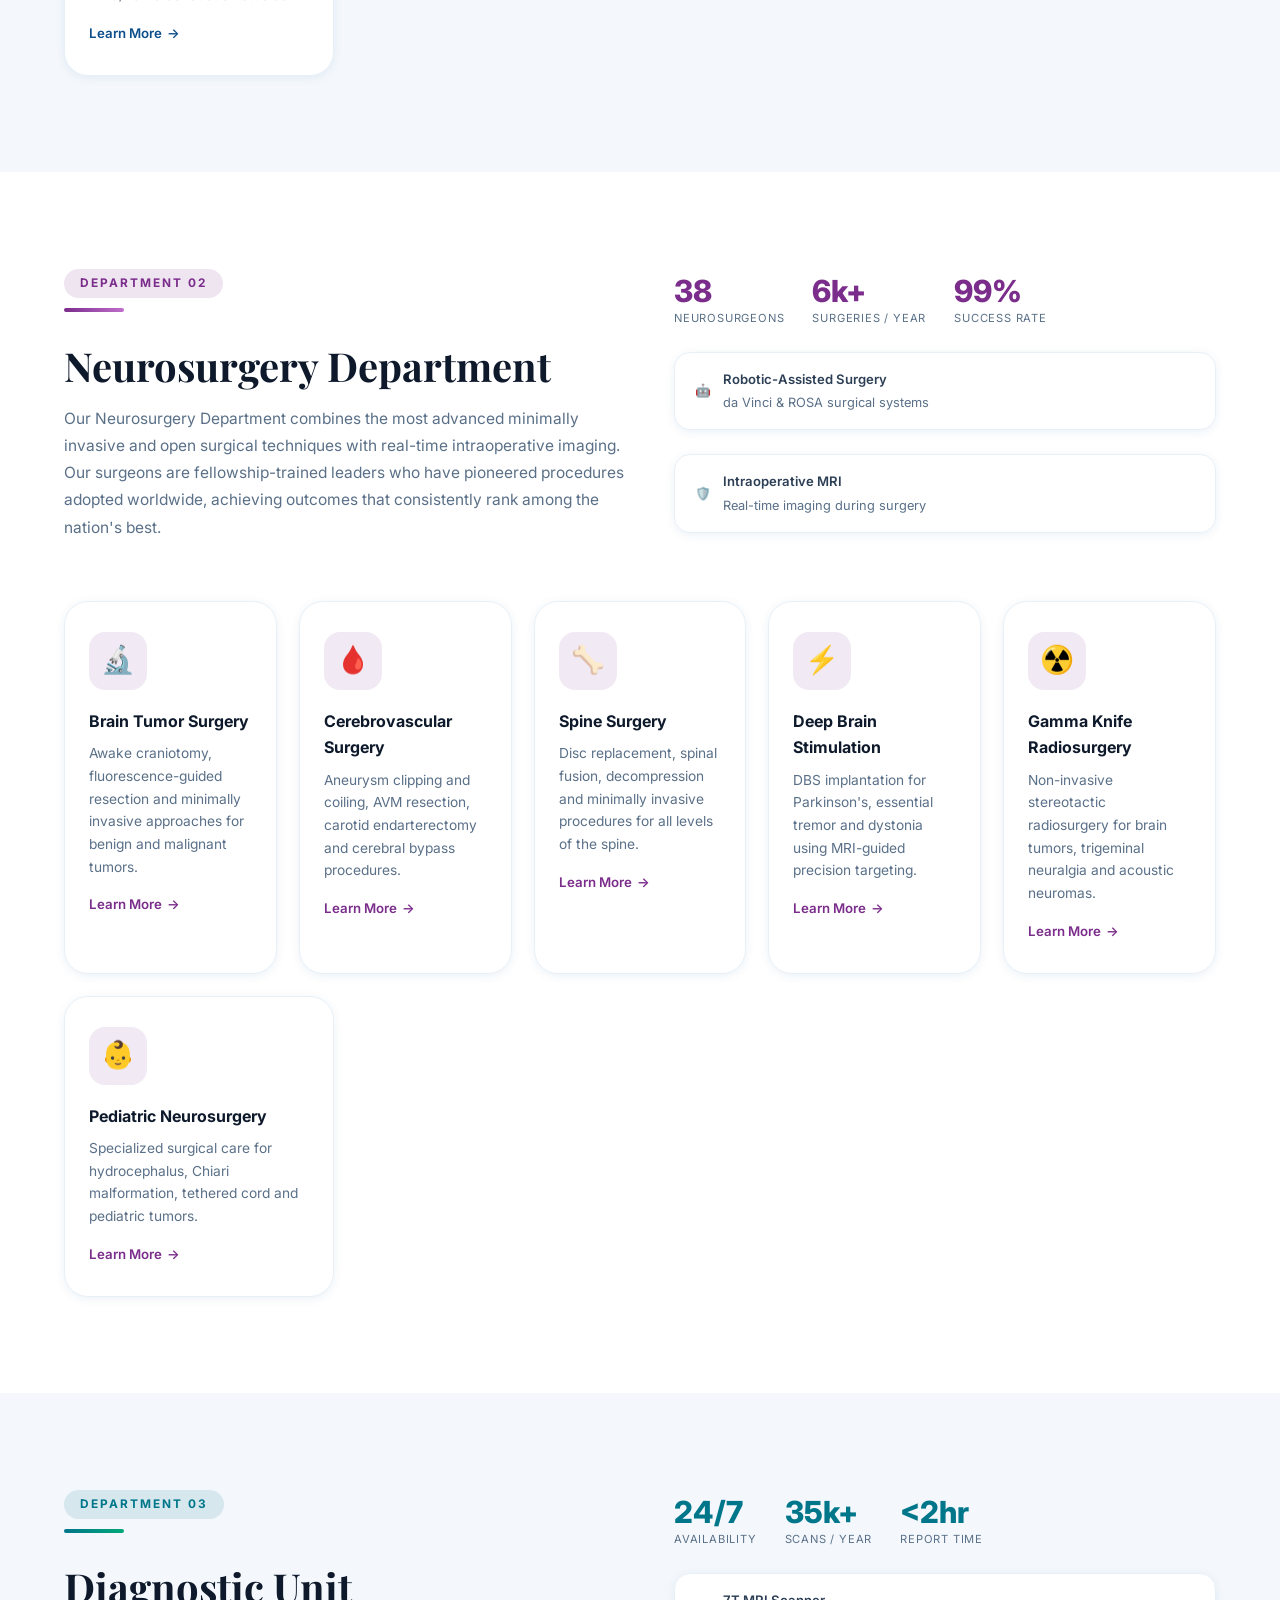
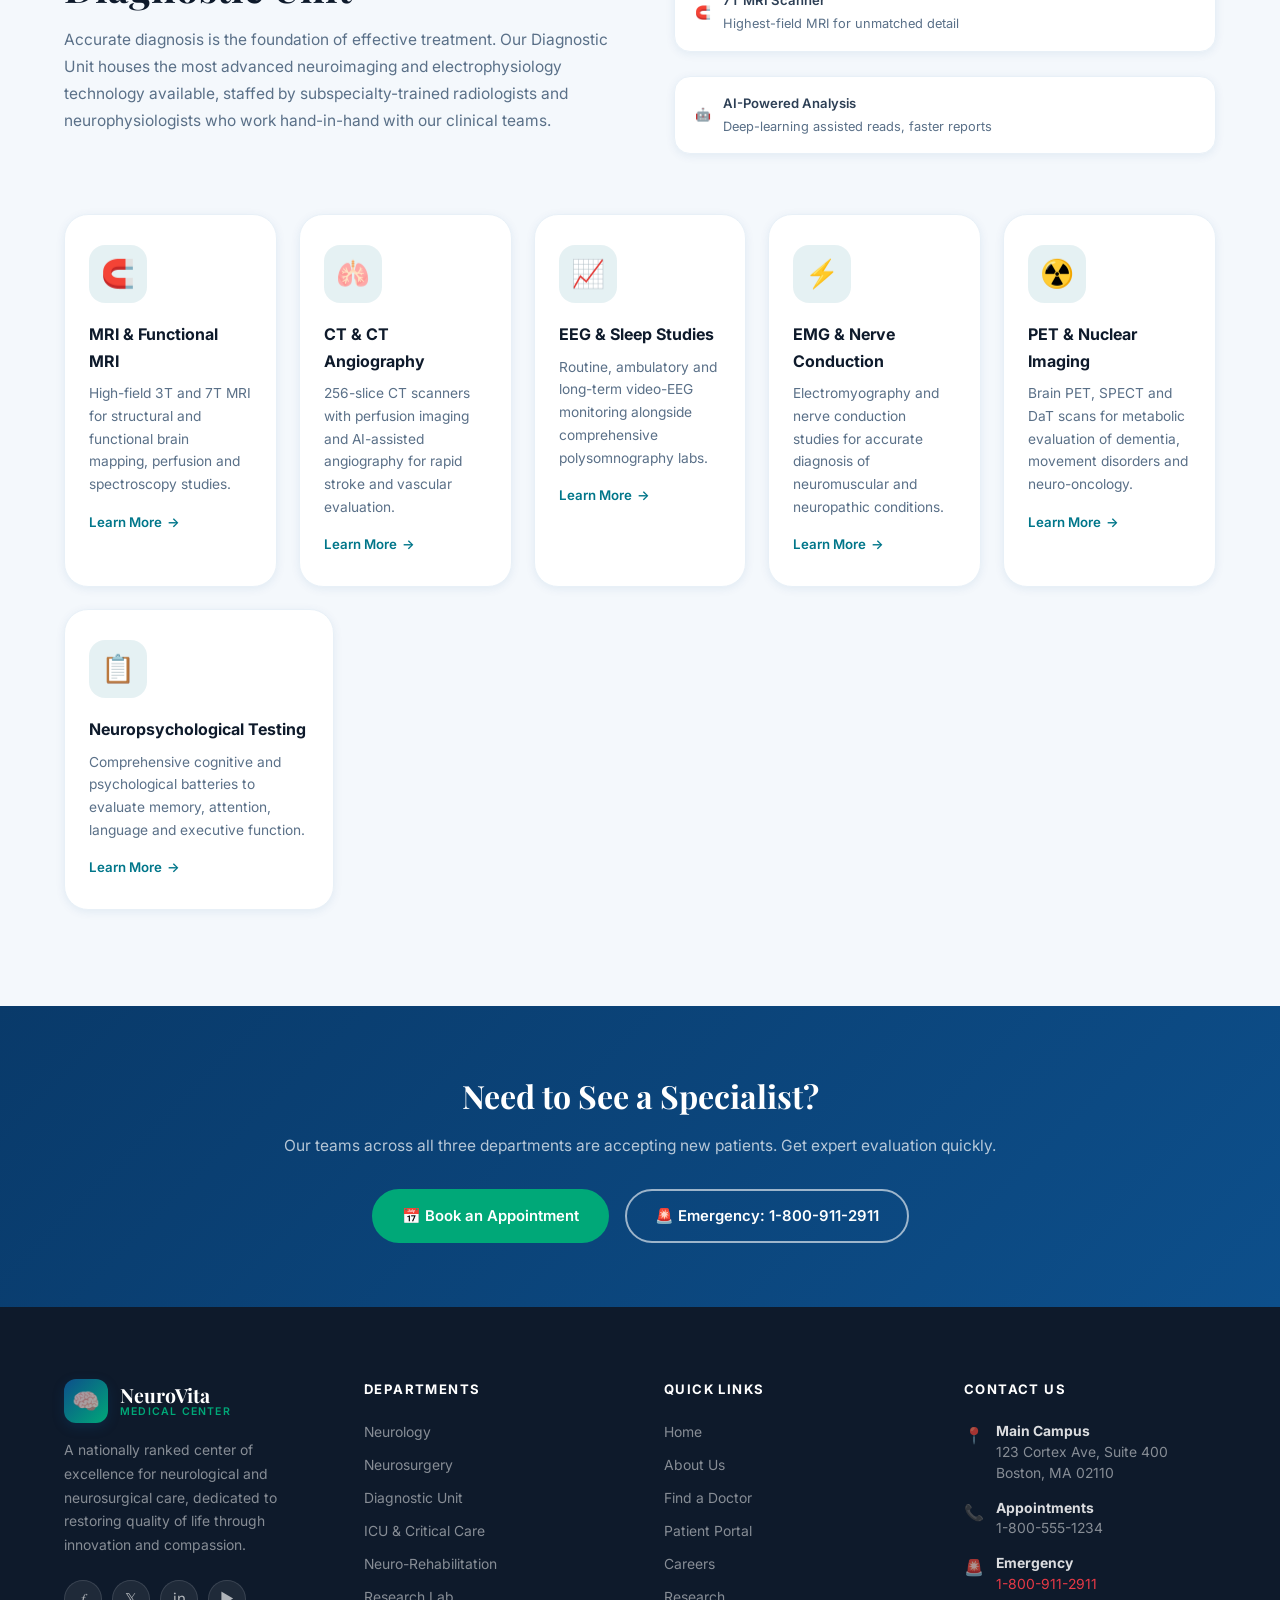
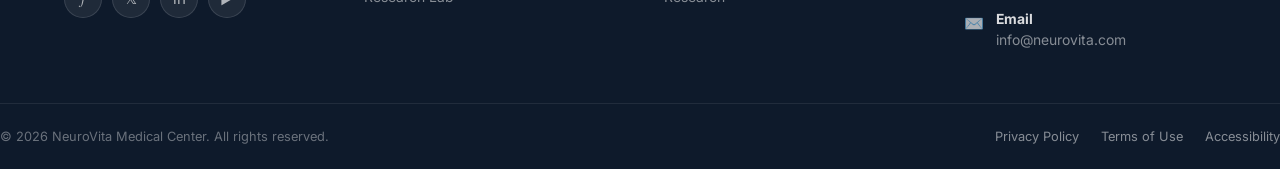
<file: departments.html>
<!DOCTYPE html>
<html lang="en">

<head>
    <meta charset="UTF-8" />
    <meta name="viewport" content="width=device-width, initial-scale=1.0" />
    <meta name="description" content="NeuroVita Departments — Neurology, Neurosurgery, and Diagnostic Units." />
    <title>Departments | NeuroVita Medical Center</title>
    <link rel="preconnect" href="https://fonts.googleapis.com" />
    <link rel="preconnect" href="https://fonts.gstatic.com" crossorigin />
    <link
        href="https://fonts.googleapis.com/css2?family=Inter:wght@300;400;500;600;700;800&family=Playfair+Display:wght@600;700&display=swap"
        rel="stylesheet" />
    <style>
        /* ── TOKENS ─────────────────────────────── */
        :root {
            --primary: #0d4f8b;
            --primary-dk: #093a6a;
            --primary-lt: #1a6bb5;
            --accent: #00a878;
            --accent-lt: #00c996;
            --neuro-clr: #0d4f8b;
            --surgery-clr: #7b2d8b;
            --diag-clr: #00768a;
            --white: #fff;
            --off: #f4f8fc;
            --lgray: #e8f0f7;
            --dark: #0e1a2b;
            --text: #2d3f55;
            --muted: #5a7088;
            --sans: 'Inter', sans-serif;
            --serif: 'Playfair Display', serif;
            --sh-sm: 0 2px 10px rgba(13, 79, 139, .08);
            --sh-md: 0 8px 28px rgba(13, 79, 139, .14);
            --sh-lg: 0 20px 52px rgba(13, 79, 139, .18);
            --r-sm: 8px;
            --r-md: 16px;
            --r-lg: 24px;
            --ease: .32s cubic-bezier(.4, 0, .2, 1);
        }

        /* ── RESET ──────────────────────────────── */
        *,
        *::before,
        *::after {
            box-sizing: border-box;
            margin: 0;
            padding: 0
        }

        html {
            scroll-behavior: smooth
        }

        body {
            font-family: var(--sans);
            color: var(--text);
            background: var(--white);
            line-height: 1.65;
            overflow-x: hidden
        }

        a {
            text-decoration: none;
            color: inherit
        }

        ul {
            list-style: none
        }

        img {
            display: block;
            max-width: 100%
        }

        /* ── LAYOUT ─────────────────────────────── */
        .container {
            width: 90%;
            max-width: 1160px;
            margin: 0 auto
        }

        .section-tag {
            display: inline-block;
            background: rgba(0, 168, 120, .12);
            color: var(--accent);
            font-size: .74rem;
            font-weight: 700;
            letter-spacing: 2px;
            text-transform: uppercase;
            padding: 5px 16px;
            border-radius: 50px;
            margin-bottom: 10px
        }

        .section-title {
            font-family: var(--serif);
            font-size: clamp(1.7rem, 3.2vw, 2.5rem);
            color: var(--dark);
            line-height: 1.22;
            margin-bottom: 14px
        }

        .section-desc {
            font-size: .97rem;
            color: var(--muted);
            line-height: 1.75
        }

        /* ── TOP BAR ────────────────────────────── */
        .top-bar {
            background: var(--primary-dk);
            color: rgba(255, 255, 255, .75);
            font-size: .81rem;
            padding: 8px 0
        }

        .top-bar-inner {
            display: flex;
            justify-content: space-between;
            align-items: center;
            flex-wrap: wrap;
            gap: 8px
        }

        .top-bar-grp {
            display: flex;
            align-items: center;
            gap: 20px
        }

        .top-bar a {
            color: rgba(255, 255, 255, .75);
            transition: color .2s
        }

        .top-bar a:hover {
            color: var(--accent-lt)
        }

        .tbi {
            display: flex;
            align-items: center;
            gap: 6px
        }

        /* ── NAV ────────────────────────────────── */
        .site-header {
            position: sticky;
            top: 0;
            z-index: 1000;
            background: var(--white);
            box-shadow: var(--sh-sm)
        }

        .nav-inner {
            display: flex;
            align-items: center;
            justify-content: space-between;
            height: 72px;
            gap: 20px
        }

        .logo {
            display: flex;
            align-items: center;
            gap: 12px;
            flex-shrink: 0
        }

        .logo-icon {
            width: 44px;
            height: 44px;
            background: linear-gradient(135deg, var(--primary), var(--accent));
            border-radius: 12px;
            display: flex;
            align-items: center;
            justify-content: center;
            font-size: 1.4rem;
            box-shadow: 0 4px 12px rgba(13, 79, 139, .25)
        }

        .logo-text {
            display: flex;
            flex-direction: column;
            line-height: 1.1
        }

        .logo-name {
            font-family: var(--serif);
            font-size: 1.22rem;
            font-weight: 700;
            color: var(--primary)
        }

        .logo-sub {
            font-size: .66rem;
            font-weight: 600;
            color: var(--accent);
            letter-spacing: 1.2px;
            text-transform: uppercase
        }

        .nav-links {
            display: flex;
            align-items: center;
            gap: 4px
        }

        .nav-links a {
            padding: 8px 15px;
            font-size: .9rem;
            font-weight: 500;
            color: var(--text);
            border-radius: 8px;
            transition: var(--ease);
            position: relative
        }

        .nav-links a::after {
            content: '';
            position: absolute;
            bottom: 4px;
            left: 15px;
            right: 15px;
            height: 2px;
            background: var(--accent);
            border-radius: 2px;
            transform: scaleX(0);
            transition: transform var(--ease)
        }

        .nav-links a:hover {
            color: var(--primary);
            background: var(--off)
        }

        .nav-links a:hover::after,
        .nav-links a.active::after {
            transform: scaleX(1)
        }

        .nav-links a.active {
            color: var(--primary);
            font-weight: 700
        }

        .nav-cta {
            padding: 10px 22px !important;
            background: var(--primary) !important;
            color: var(--white) !important;
            border-radius: 50px !important;
            font-weight: 600 !important
        }

        .nav-cta:hover {
            background: var(--primary-lt) !important;
            transform: translateY(-1px);
            box-shadow: var(--sh-md)
        }

        .nav-cta::after {
            display: none !important
        }

        .nav-toggle {
            display: none;
            flex-direction: column;
            justify-content: center;
            gap: 5px;
            width: 36px;
            height: 36px;
            cursor: pointer;
            background: none;
            border: none;
            padding: 4px
        }

        .nav-toggle span {
            display: block;
            height: 2px;
            background: var(--primary);
            border-radius: 2px;
            transition: var(--ease)
        }

        /* ── PAGE BANNER ────────────────────────── */
        .page-banner {
            background: linear-gradient(135deg, var(--primary-dk) 0%, var(--primary) 55%, #1e5fa0 100%);
            padding: 76px 0 68px;
            position: relative;
            overflow: hidden;
            text-align: center
        }

        .page-banner::before {
            content: '';
            position: absolute;
            inset: 0;
            background: radial-gradient(circle at 20% 80%, rgba(0, 168, 120, .16) 0%, transparent 50%), radial-gradient(circle at 80% 20%, rgba(255, 255, 255, .05) 0%, transparent 40%);
            pointer-events: none
        }

        .banner-content {
            position: relative;
            z-index: 2
        }

        .banner-bc {
            display: inline-flex;
            align-items: center;
            gap: 8px;
            background: rgba(255, 255, 255, .1);
            border: 1px solid rgba(255, 255, 255, .2);
            color: rgba(255, 255, 255, .8);
            font-size: .78rem;
            padding: 5px 16px;
            border-radius: 50px;
            margin-bottom: 22px
        }

        .banner-bc span {
            color: rgba(255, 255, 255, .4)
        }

        .banner-title {
            font-family: var(--serif);
            font-size: clamp(2rem, 4.5vw, 3.4rem);
            color: var(--white);
            line-height: 1.16;
            margin-bottom: 14px
        }

        .banner-title em {
            color: #5effd8;
            font-style: normal
        }

        .banner-sub {
            font-size: 1.02rem;
            color: rgba(255, 255, 255, .72);
            max-width: 540px;
            margin: 0 auto 32px;
            line-height: 1.7
        }

        /* dept tabs */
        .dept-tabs {
            display: inline-flex;
            background: rgba(255, 255, 255, .1);
            border: 1px solid rgba(255, 255, 255, .15);
            border-radius: 50px;
            padding: 4px;
            gap: 4px
        }

        .dept-tab {
            padding: 9px 22px;
            border-radius: 50px;
            font-size: .85rem;
            font-weight: 600;
            color: rgba(255, 255, 255, .7);
            cursor: pointer;
            transition: var(--ease);
            border: none;
            background: none
        }

        .dept-tab:hover {
            color: var(--white);
            background: rgba(255, 255, 255, .1)
        }

        .dept-tab[data-color="neuro"] {}

        .dept-tab.active {
            background: var(--white);
            color: var(--primary)
        }

        /* ── DEPT SECTION BASE ──────────────────── */
        .dept-section {
            padding: 96px 0;
            position: relative
        }

        .dept-section:nth-child(even) {
            background: var(--off)
        }

        /* dept header row */
        .dept-header {
            display: flex;
            align-items: flex-start;
            gap: 48px;
            margin-bottom: 60px;
            flex-wrap: wrap
        }

        .dept-header-left {
            flex: 1 1 300px
        }

        .dept-header-right {
            flex: 1 1 280px;
            display: flex;
            flex-direction: column;
            gap: 16px;
            padding-top: 8px
        }

        .dept-tag-blue .section-tag {
            background: rgba(13, 79, 139, .12);
            color: var(--primary)
        }

        .dept-tag-violet .section-tag {
            background: rgba(123, 45, 139, .12);
            color: var(--surgery-clr)
        }

        .dept-tag-teal .section-tag {
            background: rgba(0, 118, 138, .12);
            color: var(--diag-clr)
        }

        .dept-stat-row {
            display: flex;
            gap: 28px;
            flex-wrap: wrap
        }

        .dept-stat {
            display: flex;
            flex-direction: column
        }

        .dept-stat-num {
            font-size: 1.9rem;
            font-weight: 800;
            line-height: 1
        }

        .dept-stat-lbl {
            font-size: .7rem;
            color: var(--muted);
            text-transform: uppercase;
            letter-spacing: .8px;
            margin-top: 3px
        }

        .stat-blue {
            color: var(--primary)
        }

        .stat-violet {
            color: var(--surgery-clr)
        }

        .stat-teal {
            color: var(--diag-clr)
        }

        /* dept stripe bar */
        .dept-stripe {
            height: 4px;
            border-radius: 2px;
            margin-bottom: 30px;
            width: 60px
        }

        .stripe-blue {
            background: linear-gradient(90deg, var(--primary), var(--accent))
        }

        .stripe-violet {
            background: linear-gradient(90deg, var(--surgery-clr), #c06ecc)
        }

        .stripe-teal {
            background: linear-gradient(90deg, var(--diag-clr), var(--accent))
        }

        /* ── SERVICE CARDS GRID ─────────────────── */
        .cards-grid {
            display: flex;
            flex-wrap: wrap;
            gap: 22px
        }

        /* SERVICE CARD */
        .svc-card {
            flex: 1 1 200px;
            max-width: 270px;
            background: var(--white);
            border-radius: var(--r-lg);
            padding: 30px 24px;
            border: 1px solid var(--lgray);
            box-shadow: var(--sh-sm);
            position: relative;
            overflow: hidden;
            transition: var(--ease);
            cursor: default
        }

        .svc-card::before {
            content: '';
            position: absolute;
            top: 0;
            left: 0;
            right: 0;
            height: 4px;
            transform: scaleX(0);
            transform-origin: left;
            transition: transform var(--ease)
        }

        .svc-card.blue::before {
            background: linear-gradient(90deg, var(--primary), var(--accent))
        }

        .svc-card.violet::before {
            background: linear-gradient(90deg, var(--surgery-clr), #c06ecc)
        }

        .svc-card.teal::before {
            background: linear-gradient(90deg, var(--diag-clr), var(--accent))
        }

        .svc-card:hover {
            transform: translateY(-10px);
            box-shadow: var(--sh-lg);
            border-color: transparent
        }

        .svc-card:hover::before {
            transform: scaleX(1)
        }

        .card-icon {
            width: 58px;
            height: 58px;
            border-radius: var(--r-md);
            display: flex;
            align-items: center;
            justify-content: center;
            font-size: 1.7rem;
            margin-bottom: 18px;
            transition: transform var(--ease)
        }

        .svc-card:hover .card-icon {
            transform: scale(1.12) rotate(6deg)
        }

        .icon-bg-blue {
            background: rgba(13, 79, 139, .1)
        }

        .icon-bg-violet {
            background: rgba(123, 45, 139, .1)
        }

        .icon-bg-teal {
            background: rgba(0, 118, 138, .1)
        }

        .card-title {
            font-size: 1rem;
            font-weight: 700;
            color: var(--dark);
            margin-bottom: 8px
        }

        .card-desc {
            font-size: .86rem;
            color: var(--muted);
            line-height: 1.65;
            margin-bottom: 16px
        }

        .card-link {
            font-size: .83rem;
            font-weight: 600;
            display: flex;
            align-items: center;
            gap: 5px;
            transition: gap var(--ease)
        }

        .card-link::after {
            content: '→'
        }

        .svc-card.blue .card-link {
            color: var(--primary)
        }

        .svc-card.violet .card-link {
            color: var(--surgery-clr)
        }

        .svc-card.teal .card-link {
            color: var(--diag-clr)
        }

        .svc-card:hover .card-link {
            gap: 10px
        }

        /* ── DEPT FEATURE BADGE ─────────────────── */
        .dept-feature {
            display: flex;
            align-items: center;
            gap: 12px;
            background: var(--white);
            border-radius: var(--r-md);
            padding: 16px 20px;
            border: 1px solid var(--lgray);
            box-shadow: var(--sh-sm);
            font-size: .88rem;
            margin-top: 8px
        }

        .dept-feature-icon {
            font-size: 1.4rem;
            flex-shrink: 0
        }

        .dept-feature strong {
            display: block;
            font-size: .82rem;
            color: var(--text);
            font-weight: 600
        }

        .dept-feature span {
            color: var(--muted);
            font-size: .8rem
        }

        /* ── CTA STRIP ──────────────────────────── */
        .cta-strip {
            padding: 64px 0;
            background: linear-gradient(135deg, var(--primary-dk), var(--primary));
            text-align: center
        }

        .cta-strip h2 {
            font-family: var(--serif);
            font-size: clamp(1.5rem, 2.5vw, 2rem);
            color: var(--white);
            margin-bottom: 10px
        }

        .cta-strip p {
            color: rgba(255, 255, 255, .7);
            margin-bottom: 30px;
            font-size: .97rem
        }

        .cta-btns {
            display: flex;
            justify-content: center;
            gap: 16px;
            flex-wrap: wrap
        }

        .btn {
            display: inline-flex;
            align-items: center;
            gap: 8px;
            padding: 13px 28px;
            border-radius: 50px;
            font-size: .93rem;
            font-weight: 600;
            border: 2px solid transparent;
            cursor: pointer;
            transition: var(--ease)
        }

        .btn-green {
            background: var(--accent);
            color: var(--white);
            border-color: var(--accent)
        }

        .btn-green:hover {
            background: var(--accent-lt);
            border-color: var(--accent-lt);
            transform: translateY(-2px);
            box-shadow: 0 8px 20px rgba(0, 168, 120, .3)
        }

        .btn-white {
            background: transparent;
            color: var(--white);
            border-color: rgba(255, 255, 255, .6)
        }

        .btn-white:hover {
            background: rgba(255, 255, 255, .1);
            border-color: var(--white);
            transform: translateY(-2px)
        }

        /* ── FOOTER ─────────────────────────────── */
        .site-footer {
            background: var(--dark);
            color: rgba(255, 255, 255, .65);
            padding: 72px 0 0
        }

        .footer-grid {
            display: flex;
            flex-wrap: wrap;
            gap: 48px
        }

        .footer-col {
            flex: 1 1 200px
        }

        .footer-logo {
            margin-bottom: 16px
        }

        .footer-logo .logo-name {
            color: var(--white)
        }

        .footer-about {
            font-size: .87rem;
            line-height: 1.7;
            color: rgba(255, 255, 255, .5);
            margin-bottom: 22px;
            max-width: 270px
        }

        .social-links {
            display: flex;
            gap: 10px
        }

        .social-link {
            width: 38px;
            height: 38px;
            border-radius: 50%;
            background: rgba(255, 255, 255, .07);
            border: 1px solid rgba(255, 255, 255, .12);
            display: flex;
            align-items: center;
            justify-content: center;
            font-size: .95rem;
            transition: var(--ease)
        }

        .social-link:hover {
            background: var(--accent);
            border-color: var(--accent);
            transform: translateY(-3px);
            box-shadow: 0 6px 16px rgba(0, 168, 120, .35)
        }

        .fcol-title {
            font-size: .82rem;
            font-weight: 700;
            color: var(--white);
            text-transform: uppercase;
            letter-spacing: 1.4px;
            margin-bottom: 20px
        }

        .flinks {
            display: flex;
            flex-direction: column;
            gap: 10px
        }

        .flinks a {
            font-size: .87rem;
            color: rgba(255, 255, 255, .5);
            transition: color .2s, padding-left .2s
        }

        .flinks a:hover {
            color: var(--accent-lt);
            padding-left: 5px
        }

        .fcontact {
            display: flex;
            flex-direction: column;
            gap: 14px
        }

        .fci {
            display: flex;
            align-items: flex-start;
            gap: 12px;
            font-size: .87rem
        }

        .fci-icon {
            font-size: 1rem;
            flex-shrink: 0;
            margin-top: 1px
        }

        .fci-text {
            color: rgba(255, 255, 255, .5);
            line-height: 1.5
        }

        .fci-text strong {
            color: rgba(255, 255, 255, .85);
            display: block
        }

        .footer-bottom {
            margin-top: 52px;
            border-top: 1px solid rgba(255, 255, 255, .08);
            padding: 22px 0;
            font-size: .8rem;
            color: rgba(255, 255, 255, .38);
            display: flex;
            justify-content: space-between;
            align-items: center;
            flex-wrap: wrap;
            gap: 12px
        }

        .footer-bottom a {
            color: rgba(255, 255, 255, .5)
        }

        .footer-bottom a:hover {
            color: var(--accent-lt)
        }

        .fbl {
            display: flex;
            gap: 22px
        }

        /* ── ANIMATIONS ─────────────────────────── */
        @keyframes fadeUp {
            from {
                opacity: 0;
                transform: translateY(26px)
            }

            to {
                opacity: 1;
                transform: translateY(0)
            }
        }

        .fu {
            opacity: 0;
            animation: fadeUp .6s ease forwards
        }

        .d1 {
            animation-delay: .05s
        }

        .d2 {
            animation-delay: .15s
        }

        .d3 {
            animation-delay: .25s
        }

        .d4 {
            animation-delay: .35s
        }

        .d5 {
            animation-delay: .45s
        }

        .d6 {
            animation-delay: .55s
        }

        /* ── MEDIA QUERIES ──────────────────────── */
        @media(max-width:900px) {
            .top-bar-grp:last-child {
                display: none
            }

            .nav-links {
                display: none
            }

            .nav-toggle {
                display: flex
            }

            .nav-links.open {
                display: flex;
                flex-direction: column;
                position: fixed;
                top: 72px;
                left: 0;
                right: 0;
                background: var(--white);
                padding: 16px 24px 32px;
                box-shadow: var(--sh-lg);
                gap: 4px;
                z-index: 999;
                animation: fadeUp .2s ease forwards
            }

            .nav-links.open a {
                display: block;
                padding: 12px 16px;
                border-radius: var(--r-sm);
                font-size: 1rem
            }

            .nav-cta {
                text-align: center
            }

            .dept-header {
                gap: 32px;
                margin-bottom: 44px
            }

            .svc-card {
                flex: 1 1 220px;
                max-width: 100%
            }

            .dept-stat-row {
                gap: 20px
            }
        }

        @media(max-width:600px) {
            .top-bar {
                display: none
            }

            .dept-section {
                padding: 72px 0
            }

            .dept-header {
                flex-direction: column;
                gap: 24px
            }

            .svc-card {
                flex: 1 1 100%;
                max-width: 100%
            }

            .dept-tabs {
                flex-wrap: wrap;
                border-radius: var(--r-md)
            }

            .dept-tab {
                flex: 1 1 auto;
                text-align: center
            }

            .footer-grid {
                gap: 36px
            }

            .footer-col {
                flex: 1 1 100%
            }

            .footer-about {
                max-width: 100%
            }

            .footer-bottom {
                flex-direction: column;
                text-align: center
            }

            .fbl {
                justify-content: center
            }
        }
    </style>
</head>

<body>

    <!-- TOP BAR -->
    <div class="top-bar" role="banner" aria-label="Contact information">
        <div class="container top-bar-inner">
            <div class="top-bar-grp">
                <span class="tbi">📍 123 Cortex Avenue, Boston, MA 02110</span>
                <span class="tbi">🕐 Mon – Fri: 7:00 AM – 8:00 PM</span>
            </div>
            <div class="top-bar-grp">
                <a href="mailto:info@neurovita.com" class="tbi">✉️ info@neurovita.com</a>
                <a href="tel:+18005551234" class="tbi">📞 1-800-555-1234</a>
            </div>
        </div>
    </div>

    <!-- NAVIGATION -->
    <header class="site-header" role="banner">
        <div class="container nav-inner">
            <a href="index.html" class="logo" aria-label="NeuroVita Home">
                <div class="logo-icon" aria-hidden="true">🧠</div>
                <div class="logo-text">
                    <span class="logo-name">NeuroVita</span>
                    <span class="logo-sub">Medical Center</span>
                </div>
            </a>
            <nav class="nav-links" id="nav-links" role="navigation" aria-label="Main navigation">
                <a href="index.html">Home</a>
                <a href="about.html">About Us</a>
                <a href="departments.html" class="active">Departments</a>
                <a href="index.html#doctors">Doctors</a>
                <a href="index.html#emergency">Emergency</a>
                <a href="#" class="nav-cta">Book Appointment</a>
            </nav>
            <button class="nav-toggle" id="nav-toggle" aria-label="Toggle navigation" aria-expanded="false"
                aria-controls="nav-links">
                <span></span><span></span><span></span>
            </button>
        </div>
    </header>

    <main>

        <!-- ══════════════════════════════
       1. PAGE HEADER BANNER
  ══════════════════════════════ -->
        <section class="page-banner" aria-labelledby="banner-heading">
            <div class="container banner-content">
                <div class="banner-bc" aria-label="Breadcrumb">
                    <a href="index.html">Home</a><span aria-hidden="true">›</span><span>Departments</span>
                </div>
                <h1 class="banner-title fu d1" id="banner-heading">
                    Our Clinical <em>Departments</em>
                </h1>
                <p class="banner-sub fu d2">
                    Three world-class departments working together to deliver comprehensive brain and nervous system
                    care — from diagnosis to recovery.
                </p>
                <nav class="dept-tabs fu d3" aria-label="Jump to department">
                    <a href="#neurology" class="dept-tab active">🧠 Neurology</a>
                    <a href="#neurosurgery" class="dept-tab">🔪 Neurosurgery</a>
                    <a href="#diagnostics" class="dept-tab">🔬 Diagnostics</a>
                </nav>
            </div>
        </section>

        <!-- ══════════════════════════════
       2. NEUROLOGY DEPARTMENT
  ══════════════════════════════ -->
        <section class="dept-section dept-tag-blue" id="neurology" aria-labelledby="neuro-heading">
            <div class="container">

                <div class="dept-header">
                    <div class="dept-header-left fu d1">
                        <span class="section-tag">Department 01</span>
                        <div class="dept-stripe stripe-blue"></div>
                        <h2 class="section-title" id="neuro-heading">Neurology Department</h2>
                        <p class="section-desc">
                            Our Neurology Department is one of the most comprehensive neurological programs in the
                            country. Our expert team diagnoses and treats the full spectrum of neurological disorders —
                            from common headaches to complex movement disorders — using the latest evidence-based
                            protocols and cutting-edge technology.
                        </p>
                    </div>
                    <div class="dept-header-right fu d2">
                        <div class="dept-stat-row" aria-label="Neurology department statistics">
                            <div class="dept-stat">
                                <span class="dept-stat-num stat-blue">62</span>
                                <span class="dept-stat-lbl">Neurologists</span>
                            </div>
                            <div class="dept-stat">
                                <span class="dept-stat-num stat-blue">18k+</span>
                                <span class="dept-stat-lbl">Patients / Year</span>
                            </div>
                            <div class="dept-stat">
                                <span class="dept-stat-num stat-blue">4.9★</span>
                                <span class="dept-stat-lbl">Patient Rating</span>
                            </div>
                        </div>
                        <div class="dept-feature">
                            <span class="dept-feature-icon" aria-hidden="true">🏆</span>
                            <div><strong>U.S. News Top-Ranked</strong><span>Neurology program, 2024 rankings</span>
                            </div>
                        </div>
                        <div class="dept-feature">
                            <span class="dept-feature-icon" aria-hidden="true">📅</span>
                            <div><strong>Same-Week Appointments</strong><span>New patients seen within 5 days</span>
                            </div>
                        </div>
                    </div>
                </div>

                <div class="cards-grid" role="list" aria-label="Neurology services">
                    <article class="svc-card blue fu d1" role="listitem" aria-label="Stroke & Cerebrovascular Disease">
                        <div class="card-icon icon-bg-blue" aria-hidden="true">🫀</div>
                        <h3 class="card-title">Stroke &amp; Cerebrovascular</h3>
                        <p class="card-desc">24/7 stroke response, thrombectomy, carotid disease management and
                            post-stroke rehabilitation programs.</p>
                        <a href="#" class="card-link">Learn More</a>
                    </article>
                    <article class="svc-card blue fu d2" role="listitem" aria-label="Epilepsy & Seizure Disorders">
                        <div class="card-icon icon-bg-blue" aria-hidden="true">⚡</div>
                        <h3 class="card-title">Epilepsy &amp; Seizures</h3>
                        <p class="card-desc">Long-term EEG monitoring, video-EEG telemetry, and personalized medication
                            and surgical planning for epilepsy.</p>
                        <a href="#" class="card-link">Learn More</a>
                    </article>
                    <article class="svc-card blue fu d3" role="listitem" aria-label="Movement Disorders">
                        <div class="card-icon icon-bg-blue" aria-hidden="true">🤲</div>
                        <h3 class="card-title">Movement Disorders</h3>
                        <p class="card-desc">Parkinson's disease, essential tremor, dystonia and ataxia — treated with
                            medication, DBS, and physical therapy.</p>
                        <a href="#" class="card-link">Learn More</a>
                    </article>
                    <article class="svc-card blue fu d4" role="listitem" aria-label="Headache & Migraine Clinic">
                        <div class="card-icon icon-bg-blue" aria-hidden="true">🧬</div>
                        <h3 class="card-title">Headache &amp; Migraine</h3>
                        <p class="card-desc">Dedicated headache clinic with biofeedback, Botox therapy, CGRP treatments
                            and neuromodulation options.</p>
                        <a href="#" class="card-link">Learn More</a>
                    </article>
                    <article class="svc-card blue fu d5" role="listitem" aria-label="Memory & Cognitive Disorders">
                        <div class="card-icon icon-bg-blue" aria-hidden="true">🧠</div>
                        <h3 class="card-title">Memory &amp; Cognition</h3>
                        <p class="card-desc">Early detection and management of Alzheimer's, dementia, and MCI with
                            neuropsychological evaluation support.</p>
                        <a href="#" class="card-link">Learn More</a>
                    </article>
                    <article class="svc-card blue fu d6" role="listitem" aria-label="Neuromuscular Disease">
                        <div class="card-icon icon-bg-blue" aria-hidden="true">💪</div>
                        <h3 class="card-title">Neuromuscular Disease</h3>
                        <p class="card-desc">ALS, myasthenia gravis, peripheral neuropathy and muscular dystrophy care
                            with EMG/nerve conduction studies.</p>
                        <a href="#" class="card-link">Learn More</a>
                    </article>
                </div>

            </div>
        </section>

        <!-- ══════════════════════════════
       3. NEUROSURGERY DEPARTMENT
  ══════════════════════════════ -->
        <section class="dept-section dept-tag-violet" id="neurosurgery" aria-labelledby="surgery-heading">
            <div class="container">

                <div class="dept-header">
                    <div class="dept-header-left fu d1">
                        <span class="section-tag">Department 02</span>
                        <div class="dept-stripe stripe-violet"></div>
                        <h2 class="section-title" id="surgery-heading">Neurosurgery Department</h2>
                        <p class="section-desc">
                            Our Neurosurgery Department combines the most advanced minimally invasive and open surgical
                            techniques with real-time intraoperative imaging. Our surgeons are fellowship-trained
                            leaders who have pioneered procedures adopted worldwide, achieving outcomes that
                            consistently rank among the nation's best.
                        </p>
                    </div>
                    <div class="dept-header-right fu d2">
                        <div class="dept-stat-row" aria-label="Neurosurgery statistics">
                            <div class="dept-stat">
                                <span class="dept-stat-num stat-violet">38</span>
                                <span class="dept-stat-lbl">Neurosurgeons</span>
                            </div>
                            <div class="dept-stat">
                                <span class="dept-stat-num stat-violet">6k+</span>
                                <span class="dept-stat-lbl">Surgeries / Year</span>
                            </div>
                            <div class="dept-stat">
                                <span class="dept-stat-num stat-violet">99%</span>
                                <span class="dept-stat-lbl">Success Rate</span>
                            </div>
                        </div>
                        <div class="dept-feature">
                            <span class="dept-feature-icon" aria-hidden="true">🤖</span>
                            <div><strong>Robotic-Assisted Surgery</strong><span>da Vinci &amp; ROSA surgical
                                    systems</span></div>
                        </div>
                        <div class="dept-feature">
                            <span class="dept-feature-icon" aria-hidden="true">🛡️</span>
                            <div><strong>Intraoperative MRI</strong><span>Real-time imaging during surgery</span></div>
                        </div>
                    </div>
                </div>

                <div class="cards-grid" role="list" aria-label="Neurosurgery services">
                    <article class="svc-card violet fu d1" role="listitem" aria-label="Brain Tumor Surgery">
                        <div class="card-icon icon-bg-violet" aria-hidden="true">🔬</div>
                        <h3 class="card-title">Brain Tumor Surgery</h3>
                        <p class="card-desc">Awake craniotomy, fluorescence-guided resection and minimally invasive
                            approaches for benign and malignant tumors.</p>
                        <a href="#" class="card-link">Learn More</a>
                    </article>
                    <article class="svc-card violet fu d2" role="listitem" aria-label="Cerebrovascular Surgery">
                        <div class="card-icon icon-bg-violet" aria-hidden="true">🩸</div>
                        <h3 class="card-title">Cerebrovascular Surgery</h3>
                        <p class="card-desc">Aneurysm clipping and coiling, AVM resection, carotid endarterectomy and
                            cerebral bypass procedures.</p>
                        <a href="#" class="card-link">Learn More</a>
                    </article>
                    <article class="svc-card violet fu d3" role="listitem" aria-label="Spine Surgery">
                        <div class="card-icon icon-bg-violet" aria-hidden="true">🦴</div>
                        <h3 class="card-title">Spine Surgery</h3>
                        <p class="card-desc">Disc replacement, spinal fusion, decompression and minimally invasive
                            procedures for all levels of the spine.</p>
                        <a href="#" class="card-link">Learn More</a>
                    </article>
                    <article class="svc-card violet fu d4" role="listitem" aria-label="Deep Brain Stimulation">
                        <div class="card-icon icon-bg-violet" aria-hidden="true">⚡</div>
                        <h3 class="card-title">Deep Brain Stimulation</h3>
                        <p class="card-desc">DBS implantation for Parkinson's, essential tremor and dystonia using
                            MRI-guided precision targeting.</p>
                        <a href="#" class="card-link">Learn More</a>
                    </article>
                    <article class="svc-card violet fu d5" role="listitem" aria-label="Gamma Knife Radiosurgery">
                        <div class="card-icon icon-bg-violet" aria-hidden="true">☢️</div>
                        <h3 class="card-title">Gamma Knife Radiosurgery</h3>
                        <p class="card-desc">Non-invasive stereotactic radiosurgery for brain tumors, trigeminal
                            neuralgia and acoustic neuromas.</p>
                        <a href="#" class="card-link">Learn More</a>
                    </article>
                    <article class="svc-card violet fu d6" role="listitem" aria-label="Pediatric Neurosurgery">
                        <div class="card-icon icon-bg-violet" aria-hidden="true">👶</div>
                        <h3 class="card-title">Pediatric Neurosurgery</h3>
                        <p class="card-desc">Specialized surgical care for hydrocephalus, Chiari malformation, tethered
                            cord and pediatric tumors.</p>
                        <a href="#" class="card-link">Learn More</a>
                    </article>
                </div>

            </div>
        </section>

        <!-- ══════════════════════════════
       4. DIAGNOSTIC UNIT
  ══════════════════════════════ -->
        <section class="dept-section dept-tag-teal" id="diagnostics" aria-labelledby="diag-heading">
            <div class="container">

                <div class="dept-header">
                    <div class="dept-header-left fu d1">
                        <span class="section-tag">Department 03</span>
                        <div class="dept-stripe stripe-teal"></div>
                        <h2 class="section-title" id="diag-heading">Diagnostic Unit</h2>
                        <p class="section-desc">
                            Accurate diagnosis is the foundation of effective treatment. Our Diagnostic Unit houses the
                            most advanced neuroimaging and electrophysiology technology available, staffed by
                            subspecialty-trained radiologists and neurophysiologists who work hand-in-hand with our
                            clinical teams.
                        </p>
                    </div>
                    <div class="dept-header-right fu d2">
                        <div class="dept-stat-row" aria-label="Diagnostic unit statistics">
                            <div class="dept-stat">
                                <span class="dept-stat-num stat-teal">24/7</span>
                                <span class="dept-stat-lbl">Availability</span>
                            </div>
                            <div class="dept-stat">
                                <span class="dept-stat-num stat-teal">35k+</span>
                                <span class="dept-stat-lbl">Scans / Year</span>
                            </div>
                            <div class="dept-stat">
                                <span class="dept-stat-num stat-teal">&lt;2hr</span>
                                <span class="dept-stat-lbl">Report Time</span>
                            </div>
                        </div>
                        <div class="dept-feature">
                            <span class="dept-feature-icon" aria-hidden="true">🧲</span>
                            <div><strong>7T MRI Scanner</strong><span>Highest-field MRI for unmatched detail</span>
                            </div>
                        </div>
                        <div class="dept-feature">
                            <span class="dept-feature-icon" aria-hidden="true">🤖</span>
                            <div><strong>AI-Powered Analysis</strong><span>Deep-learning assisted reads, faster
                                    reports</span></div>
                        </div>
                    </div>
                </div>

                <div class="cards-grid" role="list" aria-label="Diagnostic services">
                    <article class="svc-card teal fu d1" role="listitem" aria-label="MRI & fMRI Imaging">
                        <div class="card-icon icon-bg-teal" aria-hidden="true">🧲</div>
                        <h3 class="card-title">MRI &amp; Functional MRI</h3>
                        <p class="card-desc">High-field 3T and 7T MRI for structural and functional brain mapping,
                            perfusion and spectroscopy studies.</p>
                        <a href="#" class="card-link">Learn More</a>
                    </article>
                    <article class="svc-card teal fu d2" role="listitem" aria-label="CT & CT Angiography">
                        <div class="card-icon icon-bg-teal" aria-hidden="true">🫁</div>
                        <h3 class="card-title">CT &amp; CT Angiography</h3>
                        <p class="card-desc">256-slice CT scanners with perfusion imaging and AI-assisted angiography
                            for rapid stroke and vascular evaluation.</p>
                        <a href="#" class="card-link">Learn More</a>
                    </article>
                    <article class="svc-card teal fu d3" role="listitem" aria-label="EEG & Sleep Studies">
                        <div class="card-icon icon-bg-teal" aria-hidden="true">📈</div>
                        <h3 class="card-title">EEG &amp; Sleep Studies</h3>
                        <p class="card-desc">Routine, ambulatory and long-term video-EEG monitoring alongside
                            comprehensive polysomnography labs.</p>
                        <a href="#" class="card-link">Learn More</a>
                    </article>
                    <article class="svc-card teal fu d4" role="listitem" aria-label="EMG & Nerve Conduction">
                        <div class="card-icon icon-bg-teal" aria-hidden="true">⚡</div>
                        <h3 class="card-title">EMG &amp; Nerve Conduction</h3>
                        <p class="card-desc">Electromyography and nerve conduction studies for accurate diagnosis of
                            neuromuscular and neuropathic conditions.</p>
                        <a href="#" class="card-link">Learn More</a>
                    </article>
                    <article class="svc-card teal fu d5" role="listitem" aria-label="PET & Nuclear Imaging">
                        <div class="card-icon icon-bg-teal" aria-hidden="true">☢️</div>
                        <h3 class="card-title">PET &amp; Nuclear Imaging</h3>
                        <p class="card-desc">Brain PET, SPECT and DaT scans for metabolic evaluation of dementia,
                            movement disorders and neuro-oncology.</p>
                        <a href="#" class="card-link">Learn More</a>
                    </article>
                    <article class="svc-card teal fu d6" role="listitem" aria-label="Neuropsychological Testing">
                        <div class="card-icon icon-bg-teal" aria-hidden="true">📋</div>
                        <h3 class="card-title">Neuropsychological Testing</h3>
                        <p class="card-desc">Comprehensive cognitive and psychological batteries to evaluate memory,
                            attention, language and executive function.</p>
                        <a href="#" class="card-link">Learn More</a>
                    </article>
                </div>

            </div>
        </section>

        <!-- CTA STRIP -->
        <div class="cta-strip" aria-label="Call to action">
            <div class="container">
                <h2>Need to See a Specialist?</h2>
                <p>Our teams across all three departments are accepting new patients. Get expert evaluation quickly.</p>
                <div class="cta-btns">
                    <a href="#" class="btn btn-green">📅 Book an Appointment</a>
                    <a href="index.html#emergency" class="btn btn-white">🚨 Emergency: 1-800-911-2911</a>
                </div>
            </div>
        </div>

    </main>

    <!-- FOOTER -->
    <footer class="site-footer" id="footer" role="contentinfo">
        <div class="container">
            <div class="footer-grid">
                <div class="footer-col">
                    <div class="footer-logo">
                        <a href="index.html" class="logo" aria-label="NeuroVita home">
                            <div class="logo-icon" aria-hidden="true">🧠</div>
                            <div class="logo-text">
                                <span class="logo-name">NeuroVita</span>
                                <span class="logo-sub">Medical Center</span>
                            </div>
                        </a>
                    </div>
                    <p class="footer-about">A nationally ranked center of excellence for neurological and neurosurgical
                        care, dedicated to restoring quality of life through innovation and compassion.</p>
                    <nav class="social-links" aria-label="Social media">
                        <a href="#" class="social-link" aria-label="Facebook">𝑓</a>
                        <a href="#" class="social-link" aria-label="X">𝕏</a>
                        <a href="#" class="social-link" aria-label="LinkedIn">in</a>
                        <a href="#" class="social-link" aria-label="YouTube">▶</a>
                    </nav>
                </div>
                <div class="footer-col">
                    <h3 class="fcol-title">Departments</h3>
                    <nav class="flinks" aria-label="Department links">
                        <a href="#neurology">Neurology</a>
                        <a href="#neurosurgery">Neurosurgery</a>
                        <a href="#diagnostics">Diagnostic Unit</a>
                        <a href="#">ICU &amp; Critical Care</a>
                        <a href="#">Neuro-Rehabilitation</a>
                        <a href="#">Research Lab</a>
                    </nav>
                </div>
                <div class="footer-col">
                    <h3 class="fcol-title">Quick Links</h3>
                    <nav class="flinks" aria-label="Quick links">
                        <a href="index.html">Home</a>
                        <a href="about.html">About Us</a>
                        <a href="index.html#doctors">Find a Doctor</a>
                        <a href="#">Patient Portal</a>
                        <a href="#">Careers</a>
                        <a href="#">Research</a>
                    </nav>
                </div>
                <div class="footer-col">
                    <h3 class="fcol-title">Contact Us</h3>
                    <address class="fcontact" style="font-style:normal">
                        <div class="fci"><span class="fci-icon" aria-hidden="true">📍</span>
                            <div class="fci-text"><strong>Main Campus</strong>123 Cortex Ave, Suite 400<br>Boston, MA
                                02110</div>
                        </div>
                        <div class="fci"><span class="fci-icon" aria-hidden="true">📞</span>
                            <div class="fci-text"><strong>Appointments</strong><a href="tel:+18005551234"
                                    style="color:inherit">1-800-555-1234</a></div>
                        </div>
                        <div class="fci"><span class="fci-icon" aria-hidden="true">🚨</span>
                            <div class="fci-text"><strong>Emergency</strong><a href="tel:+18009112911"
                                    style="color:#e63946">1-800-911-2911</a></div>
                        </div>
                        <div class="fci"><span class="fci-icon" aria-hidden="true">✉️</span>
                            <div class="fci-text"><strong>Email</strong><a href="mailto:info@neurovita.com"
                                    style="color:inherit">info@neurovita.com</a></div>
                        </div>
                    </address>
                </div>
            </div>
        </div>
        <div class="footer-bottom">
            <div class="container" style="display:contents">
                <p>© 2026 NeuroVita Medical Center. All rights reserved.</p>
                <nav class="fbl" aria-label="Legal links"><a href="#">Privacy Policy</a><a href="#">Terms of Use</a><a
                        href="#">Accessibility</a></nav>
            </div>
        </div>
    </footer>

    <script>
        /* ── Mobile nav ── */
        const toggle = document.getElementById('nav-toggle');
        const nav = document.getElementById('nav-links');
        toggle.addEventListener('click', () => {
            const open = nav.classList.toggle('open');
            toggle.setAttribute('aria-expanded', open);
            const [s1, s2, s3] = toggle.querySelectorAll('span');
            if (open) { s1.style.transform = 'rotate(45deg) translate(5px,5px)'; s2.style.opacity = '0'; s3.style.transform = 'rotate(-45deg) translate(5px,-5px)'; }
            else { [s1, s2, s3].forEach(s => { s.style.transform = ''; s.style.opacity = ''; }); }
        });
        nav.querySelectorAll('a').forEach(a => a.addEventListener('click', () => {
            nav.classList.remove('open'); toggle.setAttribute('aria-expanded', 'false');
            toggle.querySelectorAll('span').forEach(s => { s.style.transform = ''; s.style.opacity = ''; });
        }));

        /* ── Dept tab active state ── */
        document.querySelectorAll('.dept-tab').forEach(tab => {
            tab.addEventListener('click', () => {
                document.querySelectorAll('.dept-tab').forEach(t => t.classList.remove('active'));
                tab.classList.add('active');
            });
        });

        /* ── Scroll reveal ── */
        const els = document.querySelectorAll('.fu');
        if ('IntersectionObserver' in window) {
            const io = new IntersectionObserver(entries => {
                entries.forEach(e => { if (e.isIntersecting) { e.target.style.animationPlayState = 'running'; io.unobserve(e.target); } });
            }, { threshold: .12 });
            els.forEach(el => { el.style.animationPlayState = 'paused'; io.observe(el); });
        } else { els.forEach(el => el.style.opacity = '1'); }
    </script>

</body>

</html>
</file>
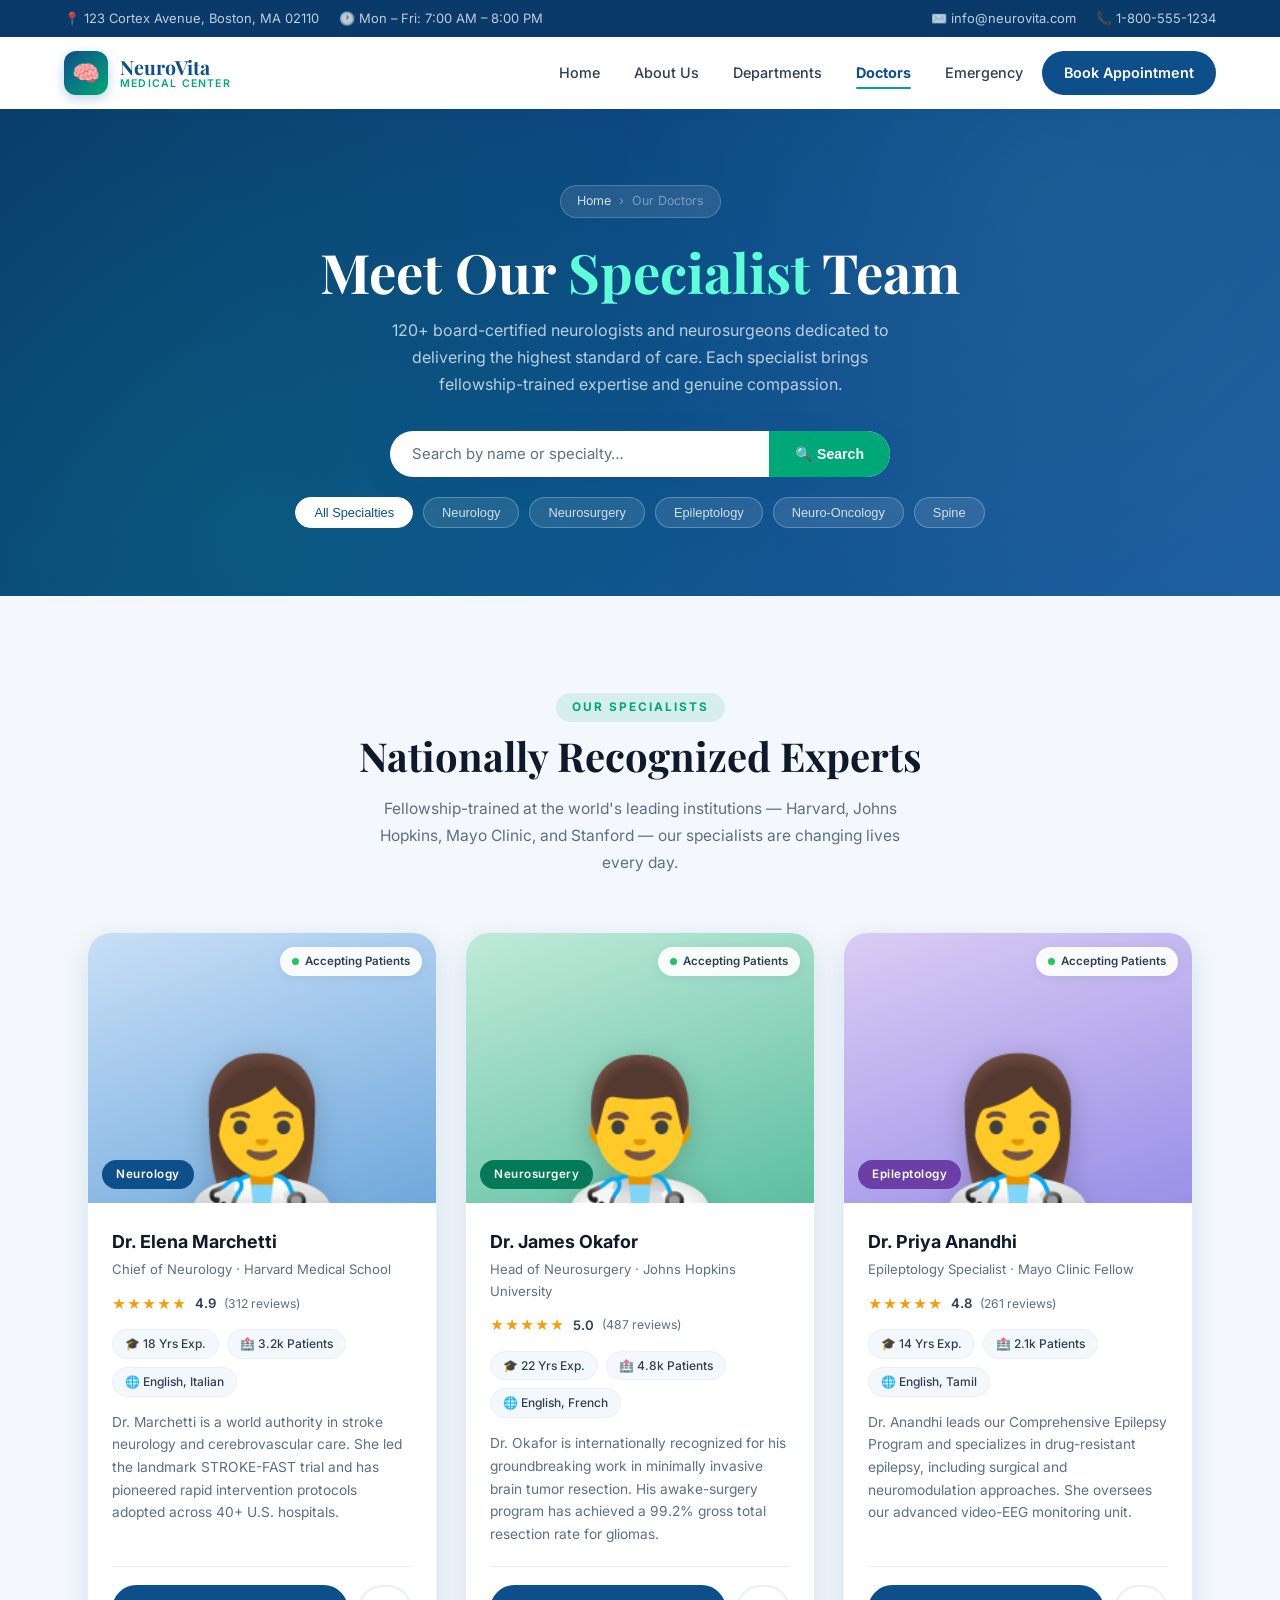
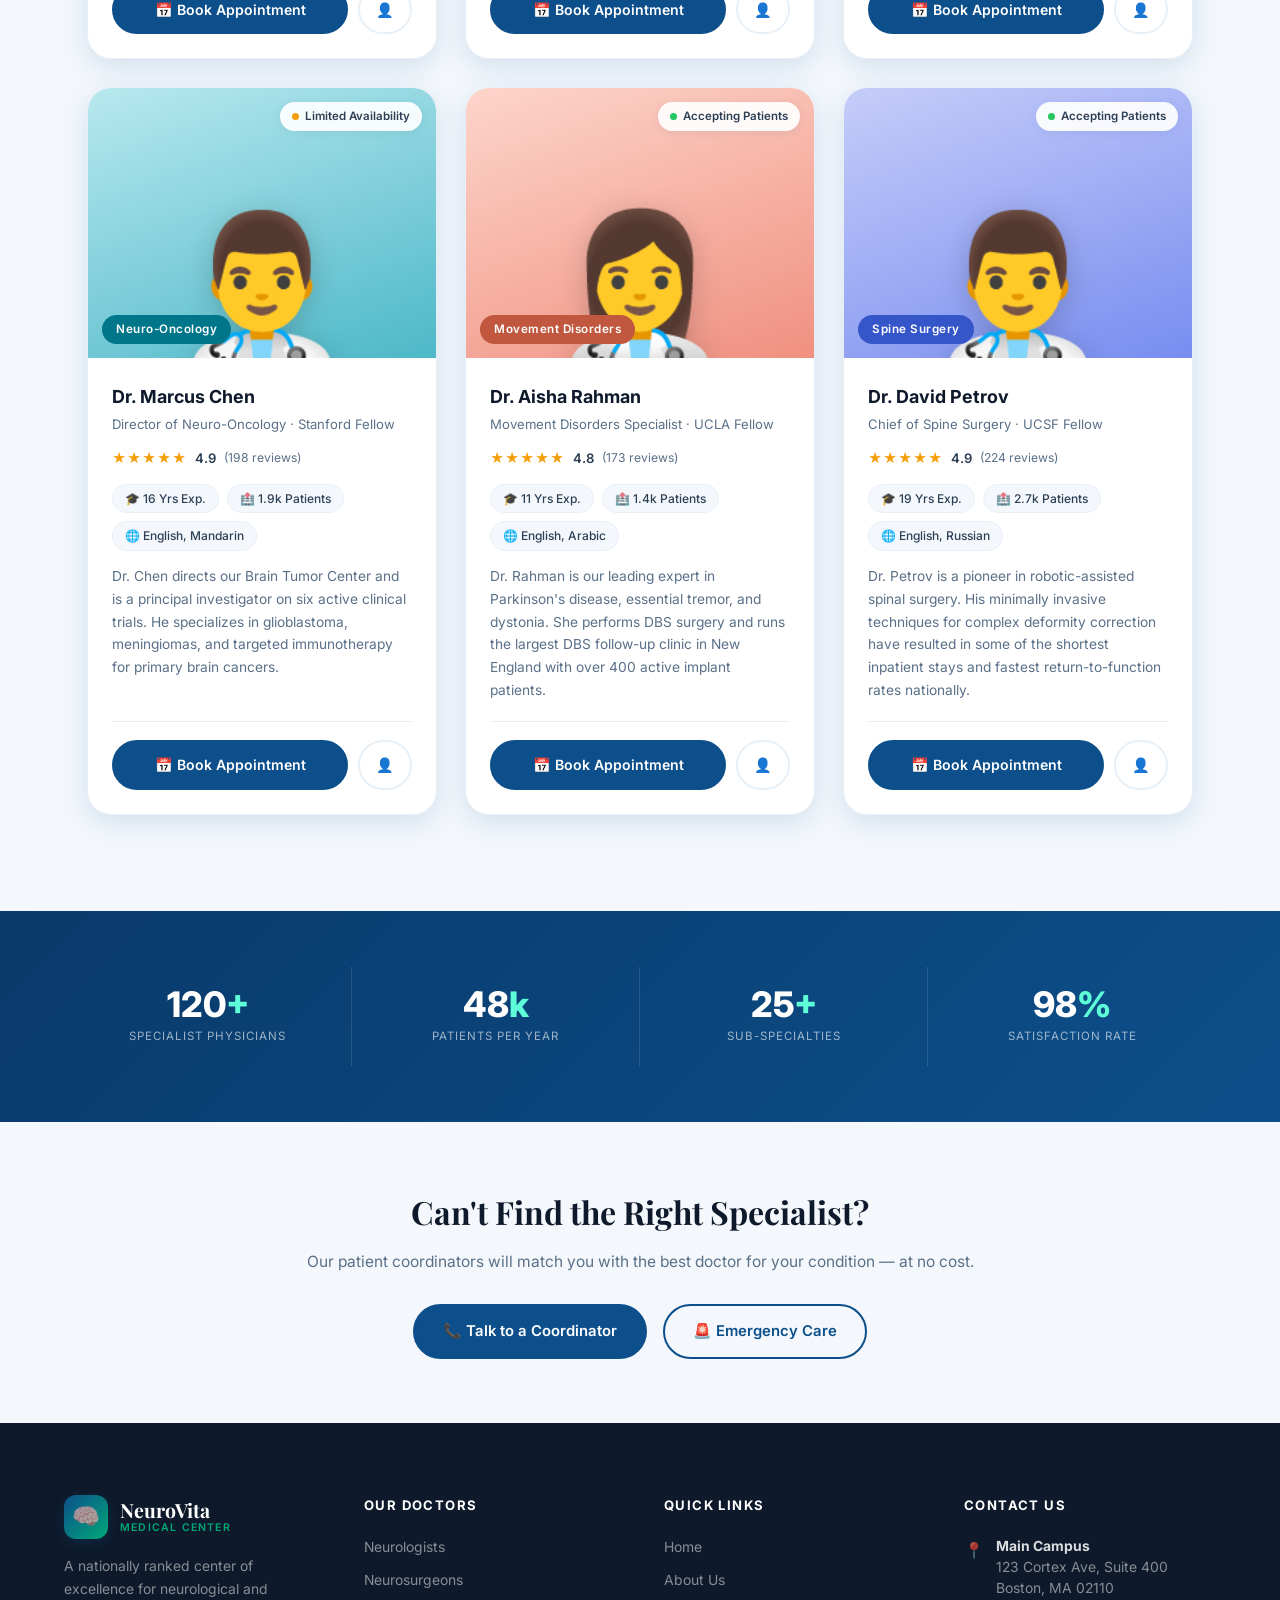
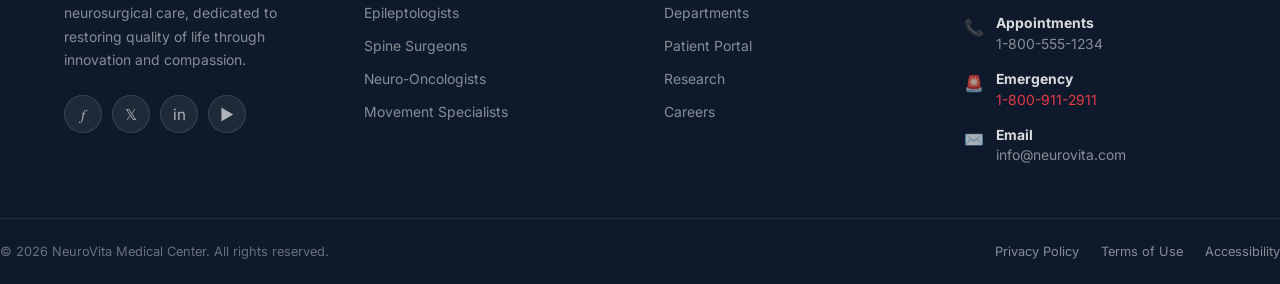
<file: doctors.html>
<!DOCTYPE html>
<html lang="en">

<head>
    <meta charset="UTF-8" />
    <meta name="viewport" content="width=device-width, initial-scale=1.0" />
    <meta name="description"
        content="Meet the NeuroVita Medical Center specialist team — world-class neurologists and neurosurgeons." />
    <title>Our Doctors | NeuroVita Medical Center</title>
    <link rel="preconnect" href="https://fonts.googleapis.com" />
    <link rel="preconnect" href="https://fonts.gstatic.com" crossorigin />
    <link
        href="https://fonts.googleapis.com/css2?family=Inter:wght@300;400;500;600;700;800&family=Playfair+Display:wght@600;700&display=swap"
        rel="stylesheet" />
    <style>
        /* ── DESIGN TOKENS ─────────────────────── */
        :root {
            --primary: #0d4f8b;
            --primary-dk: #093a6a;
            --primary-lt: #1a6bb5;
            --accent: #00a878;
            --accent-lt: #00c996;
            --white: #ffffff;
            --off: #f4f8fc;
            --lgray: #e8f0f7;
            --dark: #0e1a2b;
            --text: #2d3f55;
            --muted: #5a7088;
            --sans: 'Inter', sans-serif;
            --serif: 'Playfair Display', serif;
            --sh-sm: 0 2px 10px rgba(13, 79, 139, .08);
            --sh-md: 0 8px 28px rgba(13, 79, 139, .14);
            --sh-lg: 0 22px 55px rgba(13, 79, 139, .20);
            --r-sm: 8px;
            --r-md: 16px;
            --r-lg: 24px;
            --ease: .32s cubic-bezier(.4, 0, .2, 1);
        }

        /* ── RESET ─────────────────────────────── */
        *,
        *::before,
        *::after {
            box-sizing: border-box;
            margin: 0;
            padding: 0;
        }

        html {
            scroll-behavior: smooth;
        }

        body {
            font-family: var(--sans);
            color: var(--text);
            background: var(--white);
            line-height: 1.65;
            overflow-x: hidden;
        }

        a {
            text-decoration: none;
            color: inherit;
        }

        ul {
            list-style: none;
        }

        img {
            display: block;
            max-width: 100%;
        }

        /* ── UTILS ─────────────────────────────── */
        .container {
            width: 90%;
            max-width: 1160px;
            margin: 0 auto;
        }

        .section-tag {
            display: inline-block;
            background: rgba(0, 168, 120, .12);
            color: var(--accent);
            font-size: .74rem;
            font-weight: 700;
            letter-spacing: 2px;
            text-transform: uppercase;
            padding: 5px 16px;
            border-radius: 50px;
            margin-bottom: 10px;
        }

        .section-title {
            font-family: var(--serif);
            font-size: clamp(1.7rem, 3.2vw, 2.5rem);
            color: var(--dark);
            line-height: 1.22;
            margin-bottom: 14px;
        }

        .section-desc {
            font-size: .97rem;
            color: var(--muted);
            line-height: 1.75;
        }

        /* ── TOP BAR ───────────────────────────── */
        .top-bar {
            background: var(--primary-dk);
            color: rgba(255, 255, 255, .75);
            font-size: .81rem;
            padding: 8px 0;
        }

        .top-bar-inner {
            display: flex;
            justify-content: space-between;
            align-items: center;
            flex-wrap: wrap;
            gap: 8px;
        }

        .tbg {
            display: flex;
            align-items: center;
            gap: 20px;
        }

        .tbi {
            display: flex;
            align-items: center;
            gap: 6px;
        }

        .top-bar a {
            color: rgba(255, 255, 255, .75);
            transition: color .2s;
        }

        .top-bar a:hover {
            color: var(--accent-lt);
        }

        /* ── NAVIGATION ────────────────────────── */
        .site-header {
            position: sticky;
            top: 0;
            z-index: 1000;
            background: var(--white);
            box-shadow: var(--sh-sm);
        }

        .nav-inner {
            display: flex;
            align-items: center;
            justify-content: space-between;
            height: 72px;
            gap: 20px;
        }

        .logo {
            display: flex;
            align-items: center;
            gap: 12px;
            flex-shrink: 0;
        }

        .logo-icon {
            width: 44px;
            height: 44px;
            background: linear-gradient(135deg, var(--primary), var(--accent));
            border-radius: 12px;
            display: flex;
            align-items: center;
            justify-content: center;
            font-size: 1.4rem;
            box-shadow: 0 4px 12px rgba(13, 79, 139, .25);
        }

        .logo-text {
            display: flex;
            flex-direction: column;
            line-height: 1.1;
        }

        .logo-name {
            font-family: var(--serif);
            font-size: 1.22rem;
            font-weight: 700;
            color: var(--primary);
        }

        .logo-sub {
            font-size: .66rem;
            font-weight: 600;
            color: var(--accent);
            letter-spacing: 1.2px;
            text-transform: uppercase;
        }

        .nav-links {
            display: flex;
            align-items: center;
            gap: 4px;
        }

        .nav-links a {
            padding: 8px 15px;
            font-size: .9rem;
            font-weight: 500;
            color: var(--text);
            border-radius: 8px;
            transition: var(--ease);
            position: relative;
        }

        .nav-links a::after {
            content: '';
            position: absolute;
            bottom: 4px;
            left: 15px;
            right: 15px;
            height: 2px;
            background: var(--accent);
            border-radius: 2px;
            transform: scaleX(0);
            transition: transform var(--ease);
        }

        .nav-links a:hover {
            color: var(--primary);
            background: var(--off);
        }

        .nav-links a:hover::after,
        .nav-links a.active::after {
            transform: scaleX(1);
        }

        .nav-links a.active {
            color: var(--primary);
            font-weight: 700;
        }

        .nav-cta {
            padding: 10px 22px !important;
            background: var(--primary) !important;
            color: var(--white) !important;
            border-radius: 50px !important;
            font-weight: 600 !important;
        }

        .nav-cta:hover {
            background: var(--primary-lt) !important;
            transform: translateY(-1px);
            box-shadow: var(--sh-md);
        }

        .nav-cta::after {
            display: none !important;
        }

        .nav-toggle {
            display: none;
            flex-direction: column;
            justify-content: center;
            gap: 5px;
            width: 36px;
            height: 36px;
            cursor: pointer;
            background: none;
            border: none;
            padding: 4px;
        }

        .nav-toggle span {
            display: block;
            height: 2px;
            background: var(--primary);
            border-radius: 2px;
            transition: var(--ease);
        }

        /* ── PAGE BANNER ───────────────────────── */
        .page-banner {
            background: linear-gradient(135deg, var(--primary-dk) 0%, var(--primary) 55%, #1e5fa0 100%);
            padding: 76px 0 68px;
            position: relative;
            overflow: hidden;
            text-align: center;
        }

        .page-banner::before {
            content: '';
            position: absolute;
            inset: 0;
            background: radial-gradient(circle at 18% 82%, rgba(0, 168, 120, .16) 0%, transparent 50%),
                radial-gradient(circle at 82% 18%, rgba(255, 255, 255, .05) 0%, transparent 40%);
            pointer-events: none;
        }

        .banner-inner {
            position: relative;
            z-index: 2;
        }

        .banner-bc {
            display: inline-flex;
            align-items: center;
            gap: 8px;
            background: rgba(255, 255, 255, .1);
            border: 1px solid rgba(255, 255, 255, .2);
            color: rgba(255, 255, 255, .8);
            font-size: .78rem;
            padding: 5px 16px;
            border-radius: 50px;
            margin-bottom: 22px;
        }

        .banner-bc span {
            color: rgba(255, 255, 255, .4);
        }

        .banner-title {
            font-family: var(--serif);
            font-size: clamp(2rem, 4.5vw, 3.4rem);
            color: var(--white);
            line-height: 1.16;
            margin-bottom: 14px;
        }

        .banner-title em {
            color: #5effd8;
            font-style: normal;
        }

        .banner-sub {
            font-size: 1rem;
            color: rgba(255, 255, 255, .72);
            max-width: 520px;
            margin: 0 auto 32px;
            line-height: 1.7;
        }

        /* search bar */
        .search-bar {
            display: flex;
            justify-content: center;
        }

        .search-inner {
            display: flex;
            background: var(--white);
            border-radius: 50px;
            overflow: hidden;
            box-shadow: var(--sh-md);
            width: 100%;
            max-width: 500px;
        }

        .search-inner input {
            flex: 1;
            padding: 14px 22px;
            border: none;
            outline: none;
            font-family: var(--sans);
            font-size: .93rem;
            color: var(--text);
            background: transparent;
        }

        .search-inner input::placeholder {
            color: var(--muted);
        }

        .search-btn {
            padding: 14px 26px;
            background: var(--accent);
            color: var(--white);
            border: none;
            font-size: .88rem;
            font-weight: 600;
            cursor: pointer;
            transition: background var(--ease);
            white-space: nowrap;
        }

        .search-btn:hover {
            background: var(--accent-lt);
        }

        /* specialty filter chips */
        .filter-row {
            display: flex;
            justify-content: center;
            flex-wrap: wrap;
            gap: 10px;
            margin-top: 20px;
        }

        .filter-chip {
            padding: 7px 18px;
            border-radius: 50px;
            border: 1px solid rgba(255, 255, 255, .25);
            background: rgba(255, 255, 255, .1);
            color: rgba(255, 255, 255, .8);
            font-size: .8rem;
            font-weight: 500;
            cursor: pointer;
            transition: var(--ease);
        }

        .filter-chip:hover,
        .filter-chip.active {
            background: var(--white);
            color: var(--primary);
            border-color: var(--white);
        }

        /* ── DOCTORS GRID SECTION ──────────────── */
        .doctors-section {
            padding: 96px 0;
            background: var(--off);
        }

        .sec-header {
            text-align: center;
            margin-bottom: 56px;
        }

        .sec-header .section-desc {
            max-width: 520px;
            margin: 0 auto;
        }

        .doctors-grid {
            display: flex;
            flex-wrap: wrap;
            gap: 28px;
            justify-content: center;
        }

        /* ── DOCTOR CARD ───────────────────────── */
        .doc-card {
            flex: 1 1 300px;
            max-width: 350px;
            background: var(--white);
            border-radius: var(--r-lg);
            overflow: hidden;
            box-shadow: var(--sh-md);
            border: 1px solid var(--lgray);
            transition: var(--ease);
            display: flex;
            flex-direction: column;
            position: relative;
        }

        .doc-card:hover {
            transform: translateY(-12px);
            box-shadow: var(--sh-lg);
            border-color: transparent;
        }

        /* photo area */
        .doc-photo {
            position: relative;
            height: 270px;
            overflow: hidden;
            display: flex;
            align-items: flex-end;
            justify-content: center;
        }

        .doc-avatar {
            font-size: 9rem;
            line-height: 1;
            filter: drop-shadow(0 6px 14px rgba(0, 0, 0, .18));
            transition: transform .45s ease;
            user-select: none;
        }

        .doc-card:hover .doc-avatar {
            transform: scale(1.06) translateY(-6px);
        }

        /* photo background gradients per specialty */
        .bg-blue {
            background: linear-gradient(160deg, #c8dff7 0%, #6fa8dc 100%);
        }

        .bg-green {
            background: linear-gradient(160deg, #c0eada 0%, #5dbfa0 100%);
        }

        .bg-violet {
            background: linear-gradient(160deg, #d9ccf4 0%, #9b8fe8 100%);
        }

        .bg-teal {
            background: linear-gradient(160deg, #b8e8ef 0%, #4db8c8 100%);
        }

        .bg-coral {
            background: linear-gradient(160deg, #fdd5cb 0%, #f09080 100%);
        }

        .bg-indigo {
            background: linear-gradient(160deg, #c5cdf9 0%, #788df0 100%);
        }

        /* specialty badge */
        .doc-badge {
            position: absolute;
            bottom: 14px;
            left: 14px;
            color: var(--white);
            font-size: .73rem;
            font-weight: 600;
            padding: 5px 14px;
            border-radius: 50px;
            letter-spacing: .5px;
        }

        .badge-blue {
            background: var(--primary);
        }

        .badge-green {
            background: #027a58;
        }

        .badge-violet {
            background: #6c3fa8;
        }

        .badge-teal {
            background: #00768a;
        }

        .badge-coral {
            background: #c0573e;
        }

        .badge-indigo {
            background: #3556c9;
        }

        /* availability indicator */
        .doc-avail {
            position: absolute;
            top: 14px;
            right: 14px;
            display: flex;
            align-items: center;
            gap: 6px;
            background: rgba(255, 255, 255, .92);
            border-radius: 50px;
            padding: 5px 12px;
            font-size: .72rem;
            font-weight: 600;
            color: var(--text);
            box-shadow: var(--sh-sm);
        }

        .avail-dot {
            width: 7px;
            height: 7px;
            border-radius: 50%;
        }

        .avail-now .avail-dot {
            background: #22c55e;
            animation: blink 1.5s infinite;
        }

        .avail-soon .avail-dot {
            background: #f59e0b;
        }

        @keyframes blink {

            0%,
            100% {
                opacity: 1
            }

            50% {
                opacity: .3
            }
        }

        /* info area */
        .doc-info {
            padding: 24px;
            flex: 1;
            display: flex;
            flex-direction: column;
        }

        .doc-name {
            font-size: 1.12rem;
            font-weight: 700;
            color: var(--dark);
            margin-bottom: 2px;
        }

        .doc-title {
            font-size: .82rem;
            color: var(--muted);
            margin-bottom: 12px;
        }

        /* rating row */
        .doc-rating {
            display: flex;
            align-items: center;
            gap: 8px;
            margin-bottom: 14px;
        }

        .stars {
            color: #f59e0b;
            font-size: .85rem;
            letter-spacing: 1px;
        }

        .rating-num {
            font-size: .82rem;
            font-weight: 600;
            color: var(--text);
        }

        .rating-cnt {
            font-size: .76rem;
            color: var(--muted);
        }

        /* meta chips */
        .doc-meta {
            display: flex;
            gap: 8px;
            flex-wrap: wrap;
            margin-bottom: 14px;
        }

        .meta-chip {
            display: flex;
            align-items: center;
            gap: 5px;
            background: var(--off);
            border: 1px solid var(--lgray);
            border-radius: 50px;
            padding: 4px 12px;
            font-size: .75rem;
            color: var(--text);
            font-weight: 500;
        }

        /* bio */
        .doc-bio {
            font-size: .86rem;
            color: var(--muted);
            line-height: 1.65;
            margin-bottom: 20px;
            flex: 1;
        }

        /* divider */
        .doc-divider {
            height: 1px;
            background: var(--lgray);
            margin-bottom: 18px;
        }

        /* action row */
        .doc-actions {
            display: flex;
            gap: 10px;
        }

        .btn-appt {
            flex: 1;
            padding: 11px 0;
            text-align: center;
            background: var(--primary);
            color: var(--white);
            border-radius: 50px;
            font-size: .88rem;
            font-weight: 600;
            border: 2px solid var(--primary);
            transition: var(--ease);
            cursor: pointer;
        }

        .btn-appt:hover {
            background: var(--primary-lt);
            border-color: var(--primary-lt);
            transform: translateY(-1px);
            box-shadow: 0 6px 18px rgba(13, 79, 139, .28);
        }

        .btn-profile {
            padding: 11px 16px;
            border: 2px solid var(--lgray);
            border-radius: 50px;
            font-size: .88rem;
            color: var(--muted);
            transition: var(--ease);
            cursor: pointer;
            background: transparent;
        }

        .btn-profile:hover {
            border-color: var(--primary);
            color: var(--primary);
        }

        /* ── STATS STRIP ───────────────────────── */
        .stats-strip {
            padding: 56px 0;
            background: linear-gradient(135deg, var(--primary-dk), var(--primary));
        }

        .stats-inner {
            display: flex;
            justify-content: center;
            flex-wrap: wrap;
            gap: 0;
        }

        .stat-box {
            flex: 1 1 180px;
            text-align: center;
            padding: 20px 32px;
            border-right: 1px solid rgba(255, 255, 255, .12);
        }

        .stat-box:last-child {
            border-right: none;
        }

        .stat-num {
            font-size: 2.2rem;
            font-weight: 800;
            color: var(--white);
            line-height: 1;
        }

        .stat-num em {
            color: #5effd8;
            font-style: normal;
        }

        .stat-lbl {
            font-size: .72rem;
            color: rgba(255, 255, 255, .6);
            text-transform: uppercase;
            letter-spacing: 1px;
            margin-top: 5px;
        }

        /* ── CTA STRIP ─────────────────────────── */
        .cta-strip {
            padding: 64px 0;
            background: var(--off);
            text-align: center;
        }

        .cta-strip h2 {
            font-family: var(--serif);
            font-size: clamp(1.5rem, 2.5vw, 2rem);
            color: var(--dark);
            margin-bottom: 10px;
        }

        .cta-strip p {
            color: var(--muted);
            margin-bottom: 30px;
            font-size: .97rem;
        }

        .cta-btns {
            display: flex;
            justify-content: center;
            gap: 16px;
            flex-wrap: wrap;
        }

        .btn {
            display: inline-flex;
            align-items: center;
            gap: 8px;
            padding: 13px 28px;
            border-radius: 50px;
            font-size: .93rem;
            font-weight: 600;
            border: 2px solid transparent;
            cursor: pointer;
            transition: var(--ease);
        }

        .btn-primary {
            background: var(--primary);
            color: var(--white);
            border-color: var(--primary);
        }

        .btn-primary:hover {
            background: var(--primary-lt);
            border-color: var(--primary-lt);
            transform: translateY(-2px);
            box-shadow: var(--sh-md);
        }

        .btn-outline {
            background: transparent;
            color: var(--primary);
            border-color: var(--primary);
        }

        .btn-outline:hover {
            background: var(--primary);
            color: var(--white);
            transform: translateY(-2px);
        }

        /* ── FOOTER ────────────────────────────── */
        .site-footer {
            background: var(--dark);
            color: rgba(255, 255, 255, .65);
            padding: 72px 0 0;
        }

        .footer-grid {
            display: flex;
            flex-wrap: wrap;
            gap: 48px;
        }

        .footer-col {
            flex: 1 1 200px;
        }

        .footer-logo {
            margin-bottom: 16px;
        }

        .footer-logo .logo-name {
            color: var(--white);
        }

        .footer-about {
            font-size: .87rem;
            line-height: 1.7;
            color: rgba(255, 255, 255, .5);
            margin-bottom: 22px;
            max-width: 270px;
        }

        .social-links {
            display: flex;
            gap: 10px;
        }

        .social-link {
            width: 38px;
            height: 38px;
            border-radius: 50%;
            background: rgba(255, 255, 255, .07);
            border: 1px solid rgba(255, 255, 255, .12);
            display: flex;
            align-items: center;
            justify-content: center;
            font-size: .95rem;
            transition: var(--ease);
        }

        .social-link:hover {
            background: var(--accent);
            border-color: var(--accent);
            transform: translateY(-3px);
            box-shadow: 0 6px 16px rgba(0, 168, 120, .35);
        }

        .fcol-title {
            font-size: .82rem;
            font-weight: 700;
            color: var(--white);
            text-transform: uppercase;
            letter-spacing: 1.4px;
            margin-bottom: 20px;
        }

        .flinks {
            display: flex;
            flex-direction: column;
            gap: 10px;
        }

        .flinks a {
            font-size: .87rem;
            color: rgba(255, 255, 255, .5);
            transition: color .2s, padding-left .2s;
        }

        .flinks a:hover {
            color: var(--accent-lt);
            padding-left: 5px;
        }

        .fcontact {
            display: flex;
            flex-direction: column;
            gap: 14px;
        }

        .fci {
            display: flex;
            align-items: flex-start;
            gap: 12px;
            font-size: .87rem;
        }

        .fci-icon {
            font-size: 1rem;
            flex-shrink: 0;
            margin-top: 1px;
        }

        .fci-text {
            color: rgba(255, 255, 255, .5);
            line-height: 1.5;
        }

        .fci-text strong {
            color: rgba(255, 255, 255, .85);
            display: block;
        }

        .footer-bottom {
            margin-top: 52px;
            border-top: 1px solid rgba(255, 255, 255, .08);
            padding: 22px 0;
            font-size: .8rem;
            color: rgba(255, 255, 255, .38);
            display: flex;
            justify-content: space-between;
            align-items: center;
            flex-wrap: wrap;
            gap: 12px;
        }

        .footer-bottom a {
            color: rgba(255, 255, 255, .5);
        }

        .footer-bottom a:hover {
            color: var(--accent-lt);
        }

        .fbl {
            display: flex;
            gap: 22px;
        }

        /* ── ANIMATIONS ────────────────────────── */
        @keyframes fadeUp {
            from {
                opacity: 0;
                transform: translateY(26px)
            }

            to {
                opacity: 1;
                transform: translateY(0)
            }
        }

        .fu {
            opacity: 0;
            animation: fadeUp .6s ease forwards;
        }

        .d1 {
            animation-delay: .05s
        }

        .d2 {
            animation-delay: .12s
        }

        .d3 {
            animation-delay: .19s
        }

        .d4 {
            animation-delay: .26s
        }

        .d5 {
            animation-delay: .33s
        }

        .d6 {
            animation-delay: .40s
        }

        /* ── RESPONSIVE ────────────────────────── */
        @media (max-width:900px) {
            .tbg:last-child {
                display: none;
            }

            .nav-links {
                display: none;
            }

            .nav-toggle {
                display: flex;
            }

            .nav-links.open {
                display: flex;
                flex-direction: column;
                position: fixed;
                top: 72px;
                left: 0;
                right: 0;
                background: var(--white);
                padding: 16px 24px 32px;
                box-shadow: var(--sh-lg);
                gap: 4px;
                z-index: 999;
                animation: fadeUp .2s ease forwards;
            }

            .nav-links.open a {
                display: block;
                padding: 12px 16px;
                border-radius: var(--r-sm);
                font-size: 1rem;
            }

            .nav-cta {
                text-align: center;
            }

            .doc-card {
                flex: 1 1 280px;
                max-width: 100%;
            }

            .stat-box {
                flex: 1 1 140px;
            }
        }

        @media (max-width:600px) {
            .top-bar {
                display: none;
            }

            .doctors-section {
                padding: 72px 0;
            }

            .doc-card {
                flex: 1 1 100%;
                max-width: 100%;
            }

            .filter-row {
                gap: 8px;
            }

            .stat-box {
                flex: 1 1 100%;
                border-right: none;
                border-bottom: 1px solid rgba(255, 255, 255, .12);
                padding: 18px 24px;
            }

            .stat-box:last-child {
                border-bottom: none;
            }

            .footer-grid {
                gap: 36px;
            }

            .footer-col {
                flex: 1 1 100%;
            }

            .footer-about {
                max-width: 100%;
            }

            .footer-bottom {
                flex-direction: column;
                text-align: center;
            }

            .fbl {
                justify-content: center;
            }
        }
    </style>
</head>

<body>

    <!-- ════════════════════════════════
     TOP BAR
════════════════════════════════ -->
    <div class="top-bar" role="banner" aria-label="Contact information">
        <div class="container top-bar-inner">
            <div class="tbg">
                <span class="tbi">📍 123 Cortex Avenue, Boston, MA 02110</span>
                <span class="tbi">🕐 Mon – Fri: 7:00 AM – 8:00 PM</span>
            </div>
            <div class="tbg">
                <a href="mailto:info@neurovita.com" class="tbi">✉️ info@neurovita.com</a>
                <a href="tel:+18005551234" class="tbi">📞 1-800-555-1234</a>
            </div>
        </div>
    </div>

    <!-- ════════════════════════════════
     NAVIGATION
════════════════════════════════ -->
    <header class="site-header" role="banner">
        <div class="container nav-inner">
            <a href="index.html" class="logo" aria-label="NeuroVita Medical Center Home">
                <div class="logo-icon" aria-hidden="true">🧠</div>
                <div class="logo-text">
                    <span class="logo-name">NeuroVita</span>
                    <span class="logo-sub">Medical Center</span>
                </div>
            </a>
            <nav class="nav-links" id="nav-links" role="navigation" aria-label="Main navigation">
                <a href="index.html">Home</a>
                <a href="about.html">About Us</a>
                <a href="departments.html">Departments</a>
                <a href="doctors.html" class="active">Doctors</a>
                <a href="index.html#emergency">Emergency</a>
                <a href="#" class="nav-cta">Book Appointment</a>
            </nav>
            <button class="nav-toggle" id="nav-toggle" aria-label="Toggle navigation" aria-expanded="false"
                aria-controls="nav-links">
                <span></span><span></span><span></span>
            </button>
        </div>
    </header>

    <main>

        <!-- ════════════════════════════════
       PAGE HEADER BANNER
  ════════════════════════════════ -->
        <section class="page-banner" aria-labelledby="banner-heading">
            <div class="container banner-inner">
                <div class="banner-bc" aria-label="Breadcrumb">
                    <a href="index.html">Home</a>
                    <span aria-hidden="true">›</span>
                    <span>Our Doctors</span>
                </div>
                <h1 class="banner-title fu d1" id="banner-heading">
                    Meet Our <em>Specialist</em> Team
                </h1>
                <p class="banner-sub fu d2">
                    120+ board-certified neurologists and neurosurgeons dedicated to delivering the highest standard of
                    care. Each specialist brings fellowship-trained expertise and genuine compassion.
                </p>
                <div class="search-bar fu d3">
                    <div class="search-inner" role="search">
                        <input type="search" id="doctor-search" placeholder="Search by name or specialty…"
                            aria-label="Search doctors" />
                        <button class="search-btn" aria-label="Submit search">🔍 Search</button>
                    </div>
                </div>
                <div class="filter-row fu d4" role="group" aria-label="Filter by specialty">
                    <button class="filter-chip active">All Specialties</button>
                    <button class="filter-chip">Neurology</button>
                    <button class="filter-chip">Neurosurgery</button>
                    <button class="filter-chip">Epileptology</button>
                    <button class="filter-chip">Neuro-Oncology</button>
                    <button class="filter-chip">Spine</button>
                </div>
            </div>
        </section>

        <!-- ════════════════════════════════
       DOCTORS GRID
  ════════════════════════════════ -->
        <section class="doctors-section" aria-labelledby="doctors-heading">
            <div class="container">

                <div class="sec-header">
                    <span class="section-tag">Our Specialists</span>
                    <h2 class="section-title" id="doctors-heading">Nationally Recognized Experts</h2>
                    <p class="section-desc">
                        Fellowship-trained at the world's leading institutions — Harvard, Johns Hopkins, Mayo Clinic,
                        and Stanford — our specialists are changing lives every day.
                    </p>
                </div>

                <div class="doctors-grid" role="list" aria-label="Doctor profiles">

                    <!-- ── DOCTOR 1 ── -->
                    <article class="doc-card fu d1" role="listitem" aria-label="Dr. Elena Marchetti">
                        <div class="doc-photo bg-blue">
                            <div class="doc-avail avail-now" aria-label="Accepting new patients">
                                <span class="avail-dot"></span> Accepting Patients
                            </div>
                            <div class="doc-avatar" aria-hidden="true">👩‍⚕️</div>
                            <span class="doc-badge badge-blue">Neurology</span>
                        </div>
                        <div class="doc-info">
                            <h3 class="doc-name">Dr. Elena Marchetti</h3>
                            <p class="doc-title">Chief of Neurology · Harvard Medical School</p>
                            <div class="doc-rating" aria-label="Rating: 4.9 out of 5, 312 reviews">
                                <span class="stars">★★★★★</span>
                                <span class="rating-num">4.9</span>
                                <span class="rating-cnt">(312 reviews)</span>
                            </div>
                            <div class="doc-meta">
                                <span class="meta-chip">🎓 18 Yrs Exp.</span>
                                <span class="meta-chip">🏥 3.2k Patients</span>
                                <span class="meta-chip">🌐 English, Italian</span>
                            </div>
                            <p class="doc-bio">
                                Dr. Marchetti is a world authority in stroke neurology and cerebrovascular care. She led
                                the landmark STROKE-FAST trial and has pioneered rapid intervention protocols adopted
                                across 40+ U.S. hospitals.
                            </p>
                            <div class="doc-divider" aria-hidden="true"></div>
                            <div class="doc-actions">
                                <a href="#" class="btn-appt" role="button">📅 Book Appointment</a>
                                <a href="#" class="btn-profile" role="button" aria-label="View full profile">👤</a>
                            </div>
                        </div>
                    </article>

                    <!-- ── DOCTOR 2 ── -->
                    <article class="doc-card fu d2" role="listitem" aria-label="Dr. James Okafor">
                        <div class="doc-photo bg-green">
                            <div class="doc-avail avail-now" aria-label="Accepting new patients">
                                <span class="avail-dot"></span> Accepting Patients
                            </div>
                            <div class="doc-avatar" aria-hidden="true">👨‍⚕️</div>
                            <span class="doc-badge badge-green">Neurosurgery</span>
                        </div>
                        <div class="doc-info">
                            <h3 class="doc-name">Dr. James Okafor</h3>
                            <p class="doc-title">Head of Neurosurgery · Johns Hopkins University</p>
                            <div class="doc-rating" aria-label="Rating: 5.0 out of 5, 487 reviews">
                                <span class="stars">★★★★★</span>
                                <span class="rating-num">5.0</span>
                                <span class="rating-cnt">(487 reviews)</span>
                            </div>
                            <div class="doc-meta">
                                <span class="meta-chip">🎓 22 Yrs Exp.</span>
                                <span class="meta-chip">🏥 4.8k Patients</span>
                                <span class="meta-chip">🌐 English, French</span>
                            </div>
                            <p class="doc-bio">
                                Dr. Okafor is internationally recognized for his groundbreaking work in minimally
                                invasive brain tumor resection. His awake-surgery program has achieved a 99.2% gross
                                total resection rate for gliomas.
                            </p>
                            <div class="doc-divider" aria-hidden="true"></div>
                            <div class="doc-actions">
                                <a href="#" class="btn-appt" role="button">📅 Book Appointment</a>
                                <a href="#" class="btn-profile" role="button" aria-label="View full profile">👤</a>
                            </div>
                        </div>
                    </article>

                    <!-- ── DOCTOR 3 ── -->
                    <article class="doc-card fu d3" role="listitem" aria-label="Dr. Priya Anandhi">
                        <div class="doc-photo bg-violet">
                            <div class="doc-avail avail-now" aria-label="Accepting new patients">
                                <span class="avail-dot"></span> Accepting Patients
                            </div>
                            <div class="doc-avatar" aria-hidden="true">👩‍⚕️</div>
                            <span class="doc-badge badge-violet">Epileptology</span>
                        </div>
                        <div class="doc-info">
                            <h3 class="doc-name">Dr. Priya Anandhi</h3>
                            <p class="doc-title">Epileptology Specialist · Mayo Clinic Fellow</p>
                            <div class="doc-rating" aria-label="Rating: 4.8 out of 5, 261 reviews">
                                <span class="stars">★★★★★</span>
                                <span class="rating-num">4.8</span>
                                <span class="rating-cnt">(261 reviews)</span>
                            </div>
                            <div class="doc-meta">
                                <span class="meta-chip">🎓 14 Yrs Exp.</span>
                                <span class="meta-chip">🏥 2.1k Patients</span>
                                <span class="meta-chip">🌐 English, Tamil</span>
                            </div>
                            <p class="doc-bio">
                                Dr. Anandhi leads our Comprehensive Epilepsy Program and specializes in drug-resistant
                                epilepsy, including surgical and neuromodulation approaches. She oversees our advanced
                                video-EEG monitoring unit.
                            </p>
                            <div class="doc-divider" aria-hidden="true"></div>
                            <div class="doc-actions">
                                <a href="#" class="btn-appt" role="button">📅 Book Appointment</a>
                                <a href="#" class="btn-profile" role="button" aria-label="View full profile">👤</a>
                            </div>
                        </div>
                    </article>

                    <!-- ── DOCTOR 4 ── -->
                    <article class="doc-card fu d4" role="listitem" aria-label="Dr. Marcus Chen">
                        <div class="doc-photo bg-teal">
                            <div class="doc-avail avail-soon" aria-label="Limited availability">
                                <span class="avail-dot"></span> Limited Availability
                            </div>
                            <div class="doc-avatar" aria-hidden="true">👨‍⚕️</div>
                            <span class="doc-badge badge-teal">Neuro-Oncology</span>
                        </div>
                        <div class="doc-info">
                            <h3 class="doc-name">Dr. Marcus Chen</h3>
                            <p class="doc-title">Director of Neuro-Oncology · Stanford Fellow</p>
                            <div class="doc-rating" aria-label="Rating: 4.9 out of 5, 198 reviews">
                                <span class="stars">★★★★★</span>
                                <span class="rating-num">4.9</span>
                                <span class="rating-cnt">(198 reviews)</span>
                            </div>
                            <div class="doc-meta">
                                <span class="meta-chip">🎓 16 Yrs Exp.</span>
                                <span class="meta-chip">🏥 1.9k Patients</span>
                                <span class="meta-chip">🌐 English, Mandarin</span>
                            </div>
                            <p class="doc-bio">
                                Dr. Chen directs our Brain Tumor Center and is a principal investigator on six active
                                clinical trials. He specializes in glioblastoma, meningiomas, and targeted immunotherapy
                                for primary brain cancers.
                            </p>
                            <div class="doc-divider" aria-hidden="true"></div>
                            <div class="doc-actions">
                                <a href="#" class="btn-appt" role="button">📅 Book Appointment</a>
                                <a href="#" class="btn-profile" role="button" aria-label="View full profile">👤</a>
                            </div>
                        </div>
                    </article>

                    <!-- ── DOCTOR 5 ── -->
                    <article class="doc-card fu d5" role="listitem" aria-label="Dr. Aisha Rahman">
                        <div class="doc-photo bg-coral">
                            <div class="doc-avail avail-now" aria-label="Accepting new patients">
                                <span class="avail-dot"></span> Accepting Patients
                            </div>
                            <div class="doc-avatar" aria-hidden="true">👩‍⚕️</div>
                            <span class="doc-badge badge-coral">Movement Disorders</span>
                        </div>
                        <div class="doc-info">
                            <h3 class="doc-name">Dr. Aisha Rahman</h3>
                            <p class="doc-title">Movement Disorders Specialist · UCLA Fellow</p>
                            <div class="doc-rating" aria-label="Rating: 4.8 out of 5, 173 reviews">
                                <span class="stars">★★★★★</span>
                                <span class="rating-num">4.8</span>
                                <span class="rating-cnt">(173 reviews)</span>
                            </div>
                            <div class="doc-meta">
                                <span class="meta-chip">🎓 11 Yrs Exp.</span>
                                <span class="meta-chip">🏥 1.4k Patients</span>
                                <span class="meta-chip">🌐 English, Arabic</span>
                            </div>
                            <p class="doc-bio">
                                Dr. Rahman is our leading expert in Parkinson's disease, essential tremor, and dystonia.
                                She performs DBS surgery and runs the largest DBS follow-up clinic in New England with
                                over 400 active implant patients.
                            </p>
                            <div class="doc-divider" aria-hidden="true"></div>
                            <div class="doc-actions">
                                <a href="#" class="btn-appt" role="button">📅 Book Appointment</a>
                                <a href="#" class="btn-profile" role="button" aria-label="View full profile">👤</a>
                            </div>
                        </div>
                    </article>

                    <!-- ── DOCTOR 6 ── -->
                    <article class="doc-card fu d6" role="listitem" aria-label="Dr. David Petrov">
                        <div class="doc-photo bg-indigo">
                            <div class="doc-avail avail-now" aria-label="Accepting new patients">
                                <span class="avail-dot"></span> Accepting Patients
                            </div>
                            <div class="doc-avatar" aria-hidden="true">👨‍⚕️</div>
                            <span class="doc-badge badge-indigo">Spine Surgery</span>
                        </div>
                        <div class="doc-info">
                            <h3 class="doc-name">Dr. David Petrov</h3>
                            <p class="doc-title">Chief of Spine Surgery · UCSF Fellow</p>
                            <div class="doc-rating" aria-label="Rating: 4.9 out of 5, 224 reviews">
                                <span class="stars">★★★★★</span>
                                <span class="rating-num">4.9</span>
                                <span class="rating-cnt">(224 reviews)</span>
                            </div>
                            <div class="doc-meta">
                                <span class="meta-chip">🎓 19 Yrs Exp.</span>
                                <span class="meta-chip">🏥 2.7k Patients</span>
                                <span class="meta-chip">🌐 English, Russian</span>
                            </div>
                            <p class="doc-bio">
                                Dr. Petrov is a pioneer in robotic-assisted spinal surgery. His minimally invasive
                                techniques for complex deformity correction have resulted in some of the shortest
                                inpatient stays and fastest return-to-function rates nationally.
                            </p>
                            <div class="doc-divider" aria-hidden="true"></div>
                            <div class="doc-actions">
                                <a href="#" class="btn-appt" role="button">📅 Book Appointment</a>
                                <a href="#" class="btn-profile" role="button" aria-label="View full profile">👤</a>
                            </div>
                        </div>
                    </article>

                </div><!-- /doctors-grid -->
            </div>
        </section>

        <!-- ════════════════════════════════
       STATS STRIP
  ════════════════════════════════ -->
        <div class="stats-strip" aria-label="Team statistics">
            <div class="container stats-inner" role="list">
                <div class="stat-box" role="listitem">
                    <div class="stat-num">120<em>+</em></div>
                    <div class="stat-lbl">Specialist Physicians</div>
                </div>
                <div class="stat-box" role="listitem">
                    <div class="stat-num">48<em>k</em></div>
                    <div class="stat-lbl">Patients Per Year</div>
                </div>
                <div class="stat-box" role="listitem">
                    <div class="stat-num">25<em>+</em></div>
                    <div class="stat-lbl">Sub-Specialties</div>
                </div>
                <div class="stat-box" role="listitem">
                    <div class="stat-num">98<em>%</em></div>
                    <div class="stat-lbl">Satisfaction Rate</div>
                </div>
            </div>
        </div>

        <!-- CTA STRIP -->
        <div class="cta-strip">
            <div class="container">
                <h2>Can't Find the Right Specialist?</h2>
                <p>Our patient coordinators will match you with the best doctor for your condition — at no cost.</p>
                <div class="cta-btns">
                    <a href="#" class="btn btn-primary">📞 Talk to a Coordinator</a>
                    <a href="index.html#emergency" class="btn btn-outline">🚨 Emergency Care</a>
                </div>
            </div>
        </div>

    </main>

    <!-- ════════════════════════════════
     FOOTER
════════════════════════════════ -->
    <footer class="site-footer" id="footer" role="contentinfo">
        <div class="container">
            <div class="footer-grid">
                <div class="footer-col">
                    <div class="footer-logo">
                        <a href="index.html" class="logo" aria-label="NeuroVita home">
                            <div class="logo-icon" aria-hidden="true">🧠</div>
                            <div class="logo-text">
                                <span class="logo-name">NeuroVita</span>
                                <span class="logo-sub">Medical Center</span>
                            </div>
                        </a>
                    </div>
                    <p class="footer-about">A nationally ranked center of excellence for neurological and neurosurgical
                        care, dedicated to restoring quality of life through innovation and compassion.</p>
                    <nav class="social-links" aria-label="Social media">
                        <a href="#" class="social-link" aria-label="Facebook">𝑓</a>
                        <a href="#" class="social-link" aria-label="X">𝕏</a>
                        <a href="#" class="social-link" aria-label="LinkedIn">in</a>
                        <a href="#" class="social-link" aria-label="YouTube">▶</a>
                    </nav>
                </div>
                <div class="footer-col">
                    <h3 class="fcol-title">Our Doctors</h3>
                    <nav class="flinks" aria-label="Doctor links">
                        <a href="#">Neurologists</a>
                        <a href="#">Neurosurgeons</a>
                        <a href="#">Epileptologists</a>
                        <a href="#">Spine Surgeons</a>
                        <a href="#">Neuro-Oncologists</a>
                        <a href="#">Movement Specialists</a>
                    </nav>
                </div>
                <div class="footer-col">
                    <h3 class="fcol-title">Quick Links</h3>
                    <nav class="flinks" aria-label="Quick links">
                        <a href="index.html">Home</a>
                        <a href="about.html">About Us</a>
                        <a href="departments.html">Departments</a>
                        <a href="#">Patient Portal</a>
                        <a href="#">Research</a>
                        <a href="#">Careers</a>
                    </nav>
                </div>
                <div class="footer-col">
                    <h3 class="fcol-title">Contact Us</h3>
                    <address class="fcontact" style="font-style:normal">
                        <div class="fci"><span class="fci-icon" aria-hidden="true">📍</span>
                            <div class="fci-text"><strong>Main Campus</strong>123 Cortex Ave, Suite 400<br>Boston, MA
                                02110</div>
                        </div>
                        <div class="fci"><span class="fci-icon" aria-hidden="true">📞</span>
                            <div class="fci-text"><strong>Appointments</strong><a href="tel:+18005551234"
                                    style="color:inherit">1-800-555-1234</a></div>
                        </div>
                        <div class="fci"><span class="fci-icon" aria-hidden="true">🚨</span>
                            <div class="fci-text"><strong>Emergency</strong><a href="tel:+18009112911"
                                    style="color:#e63946">1-800-911-2911</a></div>
                        </div>
                        <div class="fci"><span class="fci-icon" aria-hidden="true">✉️</span>
                            <div class="fci-text"><strong>Email</strong><a href="mailto:info@neurovita.com"
                                    style="color:inherit">info@neurovita.com</a></div>
                        </div>
                    </address>
                </div>
            </div>
        </div>
        <div class="footer-bottom">
            <div class="container" style="display:contents">
                <p>© 2026 NeuroVita Medical Center. All rights reserved.</p>
                <nav class="fbl" aria-label="Legal links">
                    <a href="#">Privacy Policy</a>
                    <a href="#">Terms of Use</a>
                    <a href="#">Accessibility</a>
                </nav>
            </div>
        </div>
    </footer>

    <!-- ════════════════════════════════
     JAVASCRIPT
════════════════════════════════ -->
    <script>
        /* Mobile nav */
        const toggle = document.getElementById('nav-toggle');
        const nav = document.getElementById('nav-links');
        toggle.addEventListener('click', () => {
            const open = nav.classList.toggle('open');
            toggle.setAttribute('aria-expanded', open);
            const [s1, s2, s3] = toggle.querySelectorAll('span');
            if (open) { s1.style.transform = 'rotate(45deg) translate(5px,5px)'; s2.style.opacity = '0'; s3.style.transform = 'rotate(-45deg) translate(5px,-5px)'; }
            else { [s1, s2, s3].forEach(s => { s.style.transform = ''; s.style.opacity = ''; }); }
        });
        nav.querySelectorAll('a').forEach(a => a.addEventListener('click', () => {
            nav.classList.remove('open');
            toggle.setAttribute('aria-expanded', 'false');
            toggle.querySelectorAll('span').forEach(s => { s.style.transform = ''; s.style.opacity = ''; });
        }));

        /* Specialty filter chips */
        document.querySelectorAll('.filter-chip').forEach(chip => {
            chip.addEventListener('click', () => {
                document.querySelectorAll('.filter-chip').forEach(c => c.classList.remove('active'));
                chip.classList.add('active');
            });
        });

        /* Scroll reveal */
        const els = document.querySelectorAll('.fu');
        if ('IntersectionObserver' in window) {
            const io = new IntersectionObserver(entries => {
                entries.forEach(e => { if (e.isIntersecting) { e.target.style.animationPlayState = 'running'; io.unobserve(e.target); } });
            }, { threshold: 0.1 });
            els.forEach(el => { el.style.animationPlayState = 'paused'; io.observe(el); });
        } else {
            els.forEach(el => el.style.opacity = '1');
        }
    </script>

</body>

</html>
</file>
<file: style.css>
/* ===========================
   CSS CUSTOM PROPERTIES
=========================== */
:root {
  --color-primary:     #0d4f8b;
  --color-primary-dark:#093a6a;
  --color-primary-light:#1a6bb5;
  --color-accent:      #00a878;
  --color-accent-light:#00c996;
  --color-emergency:   #e63946;
  --color-white:       #ffffff;
  --color-off-white:   #f4f8fc;
  --color-light-gray:  #e8f0f7;
  --color-mid-gray:    #8fa3b8;
  --color-dark:        #0e1a2b;
  --color-text:        #2d3f55;
  --color-text-light:  #5a7088;

  --font-sans:         'Inter', sans-serif;
  --font-serif:        'Playfair Display', serif;

  --shadow-sm:   0 2px 8px rgba(13, 79, 139, 0.08);
  --shadow-md:   0 8px 24px rgba(13, 79, 139, 0.14);
  --shadow-lg:   0 20px 48px rgba(13, 79, 139, 0.18);
  --radius-sm:   8px;
  --radius-md:   14px;
  --radius-lg:   22px;
  --transition:  0.3s cubic-bezier(0.4, 0, 0.2, 1);
}

/* ===========================
   RESET & BASE
=========================== */
*, *::before, *::after { box-sizing: border-box; margin: 0; padding: 0; }

html { scroll-behavior: smooth; }

body {
  font-family: var(--font-sans);
  color: var(--color-text);
  background: var(--color-white);
  line-height: 1.6;
  overflow-x: hidden;
}

img { display: block; max-width: 100%; }

a { text-decoration: none; color: inherit; }

ul { list-style: none; }

/* ===========================
   UTILITIES
=========================== */
.container {
  width: 90%;
  max-width: 1200px;
  margin: 0 auto;
}

.btn {
  display: inline-flex;
  align-items: center;
  gap: 8px;
  padding: 14px 32px;
  border-radius: 50px;
  font-size: 0.95rem;
  font-weight: 600;
  letter-spacing: 0.3px;
  cursor: pointer;
  border: 2px solid transparent;
  transition: var(--transition);
}

.btn-primary {
  background: var(--color-accent);
  color: var(--color-white);
  border-color: var(--color-accent);
}
.btn-primary:hover {
  background: var(--color-accent-light);
  border-color: var(--color-accent-light);
  transform: translateY(-2px);
  box-shadow: 0 8px 20px rgba(0, 168, 120, 0.35);
}

.btn-outline {
  background: transparent;
  color: var(--color-white);
  border-color: rgba(255,255,255,0.7);
}
.btn-outline:hover {
  background: rgba(255,255,255,0.12);
  border-color: var(--color-white);
  transform: translateY(-2px);
}

.section-tag {
  display: inline-block;
  background: rgba(0, 168, 120, 0.12);
  color: var(--color-accent);
  font-size: 0.78rem;
  font-weight: 700;
  letter-spacing: 1.5px;
  text-transform: uppercase;
  padding: 6px 16px;
  border-radius: 50px;
  margin-bottom: 14px;
}

.section-title {
  font-family: var(--font-serif);
  font-size: clamp(1.8rem, 3.5vw, 2.6rem);
  color: var(--color-dark);
  line-height: 1.25;
  margin-bottom: 16px;
}

.section-subtitle {
  font-size: 1rem;
  color: var(--color-text-light);
  max-width: 560px;
  line-height: 1.7;
}

.section-header {
  text-align: center;
  margin-bottom: 56px;
}
.section-header .section-subtitle {
  margin: 0 auto;
}

/* ===========================
   TOP BAR
=========================== */
.top-bar {
  background: var(--color-primary-dark);
  color: rgba(255,255,255,0.8);
  font-size: 0.82rem;
  padding: 8px 0;
}
.top-bar-inner {
  display: flex;
  justify-content: space-between;
  align-items: center;
  flex-wrap: wrap;
  gap: 8px;
}
.top-bar-left, .top-bar-right {
  display: flex;
  align-items: center;
  gap: 20px;
}
.top-bar a { color: rgba(255,255,255,0.8); transition: color 0.2s; }
.top-bar a:hover { color: var(--color-accent-light); }
.top-bar-item { display: flex; align-items: center; gap: 6px; }

/* ===========================
   HEADER / NAV
=========================== */
.site-header {
  position: sticky;
  top: 0;
  z-index: 1000;
  background: var(--color-white);
  box-shadow: var(--shadow-sm);
}

.nav-inner {
  display: flex;
  align-items: center;
  justify-content: space-between;
  height: 72px;
  gap: 24px;
}

/* Logo */
.logo {
  display: flex;
  align-items: center;
  gap: 12px;
  flex-shrink: 0;
}
.logo-icon {
  width: 44px;
  height: 44px;
  background: linear-gradient(135deg, var(--color-primary), var(--color-accent));
  border-radius: 12px;
  display: flex;
  align-items: center;
  justify-content: center;
  font-size: 1.4rem;
  box-shadow: 0 4px 12px rgba(13,79,139,0.25);
}
.logo-text { display: flex; flex-direction: column; line-height: 1.1; }
.logo-name {
  font-family: var(--font-serif);
  font-size: 1.25rem;
  font-weight: 700;
  color: var(--color-primary);
}
.logo-tagline {
  font-size: 0.68rem;
  font-weight: 500;
  color: var(--color-accent);
  letter-spacing: 1px;
  text-transform: uppercase;
}

/* Nav links */
.nav-links {
  display: flex;
  align-items: center;
  gap: 4px;
}
.nav-links a {
  padding: 8px 16px;
  font-size: 0.92rem;
  font-weight: 500;
  color: var(--color-text);
  border-radius: 8px;
  transition: var(--transition);
  position: relative;
}
.nav-links a::after {
  content: '';
  position: absolute;
  bottom: 4px;
  left: 16px;
  right: 16px;
  height: 2px;
  background: var(--color-accent);
  border-radius: 2px;
  transform: scaleX(0);
  transition: transform var(--transition);
}
.nav-links a:hover { color: var(--color-primary); background: var(--color-off-white); }
.nav-links a:hover::after { transform: scaleX(1); }

.nav-cta {
  padding: 10px 24px;
  background: var(--color-primary);
  color: var(--color-white) !important;
  border-radius: 50px !important;
  font-weight: 600 !important;
}
.nav-cta:hover {
  background: var(--color-primary-light) !important;
  color: var(--color-white) !important;
  transform: translateY(-1px);
  box-shadow: var(--shadow-md);
}
.nav-cta::after { display: none !important; }

/* Hamburger */
.nav-toggle {
  display: none;
  flex-direction: column;
  justify-content: center;
  gap: 5px;
  width: 36px;
  height: 36px;
  cursor: pointer;
  background: none;
  border: none;
  padding: 4px;
}
.nav-toggle span {
  display: block;
  height: 2px;
  background: var(--color-primary);
  border-radius: 2px;
  transition: var(--transition);
}

/* ===========================
   HERO SECTION
=========================== */
.hero {
  position: relative;
  min-height: 90vh;
  display: flex;
  align-items: center;
  overflow: hidden;
  background: linear-gradient(135deg, var(--color-primary-dark) 0%, var(--color-primary) 50%, #1e5fa0 100%);
}

/* Animated background pattern */
.hero::before {
  content: '';
  position: absolute;
  inset: 0;
  background:
    radial-gradient(circle at 20% 80%, rgba(0, 168, 120, 0.15) 0%, transparent 50%),
    radial-gradient(circle at 80% 20%, rgba(255,255,255,0.06) 0%, transparent 40%),
    url("data:image/svg+xml,%3Csvg width='60' height='60' viewBox='0 0 60 60' xmlns='http://www.w3.org/2000/svg'%3E%3Cg fill='none' fill-rule='evenodd'%3E%3Cg fill='%23ffffff' fill-opacity='0.03'%3E%3Cpath d='M36 34v-4h-2v4h-4v2h4v4h2v-4h4v-2h-4zm0-30V0h-2v4h-4v2h4v4h2V6h4V4h-4zM6 34v-4H4v4H0v2h4v4h2v-4h4v-2H6zM6 4V0H4v4H0v2h4v4h2V6h4V4H6z'/%3E%3C/g%3E%3C/g%3E%3C/svg%3E");
  pointer-events: none;
}

/* Floating glow decoration */
.hero-decor {
  position: absolute;
  right: -60px;
  top: 50%;
  transform: translateY(-50%);
  width: 600px;
  height: 600px;
  opacity: 0.07;
  background: radial-gradient(circle, var(--color-accent) 0%, transparent 70%);
  border-radius: 50%;
  animation: pulse-glow 4s ease-in-out infinite alternate;
}
@keyframes pulse-glow {
  from { transform: translateY(-50%) scale(1); opacity: 0.07; }
  to   { transform: translateY(-50%) scale(1.12); opacity: 0.12; }
}

.hero-content {
  position: relative;
  z-index: 2;
  max-width: 680px;
  padding: 80px 0;
}

.hero-badge {
  display: inline-flex;
  align-items: center;
  gap: 8px;
  background: rgba(0, 168, 120, 0.18);
  border: 1px solid rgba(0, 168, 120, 0.35);
  color: #5effd8;
  font-size: 0.8rem;
  font-weight: 600;
  letter-spacing: 1px;
  text-transform: uppercase;
  padding: 8px 18px;
  border-radius: 50px;
  margin-bottom: 28px;
}
.hero-badge-dot {
  width: 7px; height: 7px;
  background: var(--color-accent-light);
  border-radius: 50%;
  animation: blink 1.5s infinite;
}
@keyframes blink {
  0%,100% { opacity: 1; } 50% { opacity: 0.3; }
}

.hero h1 {
  font-family: var(--font-serif);
  font-size: clamp(2.4rem, 5.5vw, 4rem);
  color: var(--color-white);
  line-height: 1.15;
  margin-bottom: 20px;
}
.hero h1 span { color: #5effd8; }

.hero-para {
  font-size: 1.05rem;
  color: rgba(255,255,255,0.78);
  max-width: 540px;
  line-height: 1.75;
  margin-bottom: 40px;
}

.hero-actions { display: flex; flex-wrap: wrap; gap: 16px; margin-bottom: 56px; }

.hero-stats {
  display: flex;
  flex-wrap: wrap;
  gap: 32px;
}
.hero-stat {
  display: flex;
  flex-direction: column;
}
.hero-stat-num {
  font-size: 2rem;
  font-weight: 800;
  color: var(--color-white);
  line-height: 1;
}
.hero-stat-num span { color: var(--color-accent-light); }
.hero-stat-label {
  font-size: 0.8rem;
  color: rgba(255,255,255,0.6);
  text-transform: uppercase;
  letter-spacing: 0.8px;
  margin-top: 4px;
}

/* ===========================
   SERVICES SECTION
=========================== */
.services {
  padding: 100px 0;
  background: var(--color-off-white);
}

.services-grid {
  display: flex;
  flex-wrap: wrap;
  gap: 28px;
  justify-content: center;
}

.service-card {
  flex: 1 1 240px;
  max-width: 280px;
  background: var(--color-white);
  border-radius: var(--radius-lg);
  padding: 36px 28px;
  box-shadow: var(--shadow-sm);
  border: 1px solid var(--color-light-gray);
  transition: var(--transition);
  cursor: pointer;
  position: relative;
  overflow: hidden;
}

.service-card::before {
  content: '';
  position: absolute;
  top: 0; left: 0; right: 0;
  height: 4px;
  background: linear-gradient(90deg, var(--color-primary), var(--color-accent));
  transform: scaleX(0);
  transform-origin: left;
  transition: transform var(--transition);
}

.service-card:hover {
  transform: translateY(-10px);
  box-shadow: var(--shadow-lg);
  border-color: transparent;
}
.service-card:hover::before { transform: scaleX(1); }

.service-icon-wrap {
  width: 64px;
  height: 64px;
  border-radius: var(--radius-md);
  display: flex;
  align-items: center;
  justify-content: center;
  font-size: 1.8rem;
  margin-bottom: 22px;
  transition: var(--transition);
}
.service-card:hover .service-icon-wrap {
  transform: scale(1.1) rotate(5deg);
}

.icon-blue  { background: rgba(13, 79, 139, 0.1); }
.icon-green { background: rgba(0, 168, 120, 0.1); }
.icon-teal  { background: rgba(0, 150, 180, 0.1); }
.icon-violet{ background: rgba(100, 80, 200, 0.1); }

.service-title {
  font-size: 1.1rem;
  font-weight: 700;
  color: var(--color-dark);
  margin-bottom: 10px;
}
.service-desc {
  font-size: 0.9rem;
  color: var(--color-text-light);
  line-height: 1.65;
  margin-bottom: 20px;
}
.service-link {
  font-size: 0.88rem;
  font-weight: 600;
  color: var(--color-primary);
  display: flex;
  align-items: center;
  gap: 6px;
  transition: gap var(--transition);
}
.service-link::after { content: '→'; }
.service-card:hover .service-link { gap: 12px; color: var(--color-accent); }

/* ===========================
   DOCTORS SECTION
=========================== */
.doctors {
  padding: 100px 0;
  background: var(--color-white);
}

.doctors-grid {
  display: flex;
  flex-wrap: wrap;
  gap: 32px;
  justify-content: center;
}

.doctor-card {
  flex: 1 1 280px;
  max-width: 340px;
  background: var(--color-white);
  border-radius: var(--radius-lg);
  overflow: hidden;
  box-shadow: var(--shadow-md);
  border: 1px solid var(--color-light-gray);
  transition: var(--transition);
}
.doctor-card:hover {
  transform: translateY(-8px);
  box-shadow: var(--shadow-lg);
}

.doctor-img-wrap {
  position: relative;
  height: 260px;
  overflow: hidden;
}
.doctor-img {
  width: 100%;
  height: 100%;
  object-fit: cover;
  transition: transform 0.5s ease;
}
.doctor-card:hover .doctor-img { transform: scale(1.06); }

.doctor-specialty-badge {
  position: absolute;
  bottom: 14px;
  left: 14px;
  background: var(--color-primary);
  color: var(--color-white);
  font-size: 0.75rem;
  font-weight: 600;
  padding: 5px 14px;
  border-radius: 50px;
  letter-spacing: 0.5px;
}

/* Placeholder colored doctor photos */
.doctor-photo-1 {
  background: linear-gradient(160deg, #c8dff7 0%, #8db7e8 100%);
  display: flex;
  align-items: flex-end;
  justify-content: center;
}
.doctor-photo-2 {
  background: linear-gradient(160deg, #c0eada 0%, #6fcfaa 100%);
  display: flex;
  align-items: flex-end;
  justify-content: center;
}
.doctor-photo-3 {
  background: linear-gradient(160deg, #d4cff5 0%, #9b8fe8 100%);
  display: flex;
  align-items: flex-end;
  justify-content: center;
}
.doctor-avatar {
  font-size: 8rem;
  line-height: 1;
  filter: drop-shadow(0 4px 8px rgba(0,0,0,0.15));
  transition: transform 0.4s ease;
}
.doctor-card:hover .doctor-avatar { transform: scale(1.04) translateY(-4px); }

.doctor-info { padding: 24px; }
.doctor-name {
  font-size: 1.15rem;
  font-weight: 700;
  color: var(--color-dark);
  margin-bottom: 4px;
}
.doctor-title {
  font-size: 0.85rem;
  color: var(--color-text-light);
  margin-bottom: 14px;
}

.doctor-meta {
  display: flex;
  gap: 20px;
  margin-bottom: 18px;
}
.doctor-meta-item {
  display: flex;
  flex-direction: column;
  align-items: center;
}
.doctor-meta-num {
  font-size: 1.1rem;
  font-weight: 700;
  color: var(--color-primary);
}
.doctor-meta-label {
  font-size: 0.73rem;
  color: var(--color-text-light);
  text-transform: uppercase;
  letter-spacing: 0.5px;
}
.doctor-divider { width: 1px; background: var(--color-light-gray); align-self: stretch; }

.doctor-book-btn {
  display: block;
  width: 100%;
  padding: 11px;
  background: var(--color-off-white);
  color: var(--color-primary);
  border: 2px solid var(--color-light-gray);
  border-radius: var(--radius-sm);
  text-align: center;
  font-size: 0.9rem;
  font-weight: 600;
  cursor: pointer;
  transition: var(--transition);
}
.doctor-card:hover .doctor-book-btn {
  background: var(--color-primary);
  color: var(--color-white);
  border-color: var(--color-primary);
}

/* ===========================
   EMERGENCY SECTION
=========================== */
.emergency {
  padding: 80px 0;
  background: linear-gradient(135deg, var(--color-emergency) 0%, #c0392b 100%);
  position: relative;
  overflow: hidden;
}
.emergency::before {
  content: '';
  position: absolute;
  inset: 0;
  background: url("data:image/svg+xml,%3Csvg width='80' height='80' viewBox='0 0 80 80' xmlns='http://www.w3.org/2000/svg'%3E%3Cg fill='%23ffffff' fill-opacity='0.04' fill-rule='evenodd'%3E%3Cpath d='M50 40v-8h-8v8H34v8h8v8h8v-8h8v-8h-8z'/%3E%3C/g%3E%3C/svg%3E");
}

.emergency-inner {
  position: relative;
  display: flex;
  align-items: center;
  justify-content: space-between;
  flex-wrap: wrap;
  gap: 32px;
}

.emergency-left { display: flex; align-items: center; gap: 24px; }

.emergency-icon-ring {
  width: 72px;
  height: 72px;
  border-radius: 50%;
  background: rgba(255,255,255,0.18);
  border: 2px solid rgba(255,255,255,0.4);
  display: flex;
  align-items: center;
  justify-content: center;
  font-size: 2rem;
  animation: ring-pulse 2s ease-in-out infinite;
  flex-shrink: 0;
}
@keyframes ring-pulse {
  0%, 100% { box-shadow: 0 0 0 0 rgba(255,255,255,0.3); }
  50%       { box-shadow: 0 0 0 16px rgba(255,255,255,0); }
}

.emergency-label {
  font-size: 0.78rem;
  font-weight: 700;
  letter-spacing: 2px;
  text-transform: uppercase;
  color: rgba(255,255,255,0.75);
  margin-bottom: 4px;
}
.emergency-heading {
  font-family: var(--font-serif);
  font-size: clamp(1.3rem, 2.5vw, 1.8rem);
  color: var(--color-white);
  margin-bottom: 4px;
}
.emergency-sub { font-size: 0.88rem; color: rgba(255,255,255,0.7); }

.emergency-phone {
  display: flex;
  flex-direction: column;
  align-items: center;
  gap: 8px;
}
.phone-number {
  font-size: clamp(2rem, 4.5vw, 3.2rem);
  font-weight: 800;
  color: var(--color-white);
  letter-spacing: -1px;
  line-height: 1;
  text-shadow: 0 2px 10px rgba(0,0,0,0.2);
  transition: var(--transition);
}
.phone-number:hover { transform: scale(1.04); text-shadow: 0 4px 20px rgba(255,255,255,0.3); }
.emergency-available {
  display: flex;
  align-items: center;
  gap: 8px;
  font-size: 0.82rem;
  color: rgba(255,255,255,0.8);
}
.avail-dot {
  width: 8px; height: 8px;
  background: #7fff7f;
  border-radius: 50%;
  animation: blink 1.5s infinite;
}

/* ===========================
   FOOTER
=========================== */
.site-footer {
  background: var(--color-dark);
  color: rgba(255,255,255,0.7);
  padding: 72px 0 0;
}

.footer-grid {
  display: flex;
  flex-wrap: wrap;
  gap: 48px;
}

.footer-col { flex: 1 1 200px; }

.footer-logo { margin-bottom: 20px; }
.footer-logo .logo-name { color: var(--color-white); }
.footer-about {
  font-size: 0.88rem;
  line-height: 1.7;
  color: rgba(255,255,255,0.55);
  margin-bottom: 24px;
  max-width: 280px;
}
.social-links { display: flex; gap: 12px; }
.social-link {
  width: 38px;
  height: 38px;
  border-radius: 50%;
  background: rgba(255,255,255,0.08);
  border: 1px solid rgba(255,255,255,0.12);
  display: flex;
  align-items: center;
  justify-content: center;
  font-size: 1rem;
  transition: var(--transition);
}
.social-link:hover {
  background: var(--color-accent);
  border-color: var(--color-accent);
  transform: translateY(-3px);
  box-shadow: 0 6px 16px rgba(0,168,120,0.35);
}

.footer-col-title {
  font-size: 0.85rem;
  font-weight: 700;
  color: var(--color-white);
  text-transform: uppercase;
  letter-spacing: 1.2px;
  margin-bottom: 22px;
}

.footer-links { display: flex; flex-direction: column; gap: 10px; }
.footer-links a {
  font-size: 0.88rem;
  color: rgba(255,255,255,0.55);
  transition: color 0.2s, padding-left 0.2s;
}
.footer-links a:hover { color: var(--color-accent-light); padding-left: 6px; }

.footer-contact { display: flex; flex-direction: column; gap: 14px; }
.footer-contact-item {
  display: flex;
  align-items: flex-start;
  gap: 12px;
  font-size: 0.88rem;
}
.footer-contact-icon {
  font-size: 1rem;
  margin-top: 1px;
  flex-shrink: 0;
}
.footer-contact-text { color: rgba(255,255,255,0.55); line-height: 1.5; }
.footer-contact-text strong { color: rgba(255,255,255,0.85); display: block; }

.footer-bottom {
  margin-top: 56px;
  border-top: 1px solid rgba(255,255,255,0.08);
  padding: 22px 0;
  display: flex;
  justify-content: space-between;
  align-items: center;
  flex-wrap: wrap;
  gap: 12px;
  font-size: 0.82rem;
  color: rgba(255,255,255,0.4);
}
.footer-bottom a { color: rgba(255,255,255,0.55); }
.footer-bottom a:hover { color: var(--color-accent-light); }
.footer-bottom-links { display: flex; gap: 24px; }

/* ===========================
   SCROLL-IN ANIMATIONS
=========================== */
@keyframes fadeInUp {
  from { opacity: 0; transform: translateY(30px); }
  to   { opacity: 1; transform: translateY(0); }
}

.animate-in {
  opacity: 0;
  animation: fadeInUp 0.6s ease forwards;
}
.delay-1 { animation-delay: 0.1s; }
.delay-2 { animation-delay: 0.2s; }
.delay-3 { animation-delay: 0.3s; }
.delay-4 { animation-delay: 0.4s; }
.delay-5 { animation-delay: 0.5s; }

/* ===========================
   MEDIA QUERIES — TABLET
=========================== */
@media (max-width: 900px) {
  .top-bar-right { display: none; }

  .nav-links { display: none; }
  .nav-toggle { display: flex; }

  .nav-links.nav-open {
    display: flex;
    flex-direction: column;
    position: fixed;
    top: 72px;
    left: 0; right: 0;
    background: var(--color-white);
    padding: 16px 24px 32px;
    box-shadow: var(--shadow-lg);
    gap: 4px;
    z-index: 999;
    animation: fadeInUp 0.2s ease forwards;
  }
  .nav-links.nav-open a {
    display: block;
    padding: 12px 16px;
    border-radius: var(--radius-sm);
    font-size: 1rem;
  }
  .nav-cta { text-align: center; }

  .services-grid { gap: 20px; }
  .service-card { max-width: 100%; flex: 1 1 280px; }

  .doctors-grid { gap: 24px; }
  .doctor-card { max-width: 360px; }
}

/* ===========================
   MEDIA QUERIES — MOBILE
=========================== */
@media (max-width: 600px) {
  .top-bar { display: none; }

  .hero { min-height: 100svh; }
  .hero h1 { font-size: 2.2rem; }
  .hero-para { font-size: 0.95rem; }
  .hero-stats { gap: 24px; }
  .hero-stat-num { font-size: 1.6rem; }
  .hero-actions { flex-direction: column; }
  .hero-actions .btn { justify-content: center; }

  .services, .doctors { padding: 72px 0; }
  .service-card { flex: 1 1 100%; max-width: 100%; }
  .doctor-card { flex: 1 1 100%; max-width: 100%; }

  .emergency-inner { flex-direction: column; text-align: center; }
  .emergency-left { flex-direction: column; gap: 12px; }
  .emergency-phone { width: 100%; }

  .footer-grid { gap: 36px; }
  .footer-col { flex: 1 1 100%; }
  .footer-about { max-width: 100%; }

  .footer-bottom { flex-direction: column; text-align: center; }
  .footer-bottom-links { justify-content: center; }
}
</file>
<file: emailpassword (1)/email&password/style.css>
* {
    margin: 0;
    padding: 0;
    box-sizing: border-box;
}

:root {
    --primary-color: #6366f1;
    --primary-dark: #4f46e5;
    --success-color: #10b981;
    --error-color: #ef4444;
    --warning-color: #f59e0b;
    --text-primary: #1f2937;
    --text-secondary: #6b7280;
    --border-color: #e5e7eb;
    --bg-light: #f9fafb;
    --glass-bg: rgba(255, 255, 255, 0.7);
    --glass-border: rgba(255, 255, 255, 0.3);
    --transition: all 0.3s ease;
    --shadow: 0 20px 25px -5px rgba(0, 0, 0, 0.1),
              0 10px 10px -5px rgba(0, 0, 0, 0.04);
}

html, body {
    height: 100%;
    width: 100%;
}

body {
    font-family: -apple-system, BlinkMacSystemFont, 'Segoe UI', Roboto, 'Helvetica Neue', Arial, sans-serif;
    background-color: #f3f4f6;
    color: var(--text-primary);
    overflow: hidden;
    display: flex;
}

.background {
    position: fixed;
    top: 0;
    left: 0;
    width: 100%;
    height: 100%;
    background: linear-gradient(135deg, #667eea 0%, #764ba2 50%, #f093fb 100%);
    z-index: -1;
}

.container {
    display: flex;
    justify-content: center;
    align-items: center;
    min-height: 100vh;
    width: 100%;
    padding: 20px;
}

.success-message {
    position: fixed;
    top: 0;
    left: 0;
    width: 100%;
    height: 100%;
    display: flex;
    justify-content: center;
    align-items: center;
    z-index: 100;
    animation: fadeIn 0.5s ease;
    background: rgba(0, 0, 0, 0.4);
    backdrop-filter: blur(4px);
}

.success-message.hidden {
    display: none;
}

.success-content {
    background: var(--glass-bg);
    backdrop-filter: blur(20px);
    border: 2px solid var(--glass-border);
    border-radius: 20px;
    padding: 60px 40px;
    text-align: center;
    box-shadow: var(--shadow);
    max-width: 400px;
    animation: slideUp 0.6s ease;
}

.success-icon {
    display: flex;
    justify-content: center;
    align-items: center;
    width: 80px;
    height: 80px;
    background: linear-gradient(135deg, #10b981, #059669);
    color: white;
    border-radius: 50%;
    margin: 0 auto 20px;
    font-size: 40px;
    animation: successPulse 0.6s ease;
}

.success-content h2 {
    font-size: 28px;
    margin-bottom: 10px;
    color: var(--text-primary);
}

.success-content p {
    color: var(--text-secondary);
    margin-bottom: 10px;
    font-size: 14px;
}

.user-email {
    font-weight: 600;
    color: var(--primary-color) !important;
    margin-top: 15px !important;
}

.logout-btn {
    margin-top: 25px;
    padding: 12px 30px;
    background: linear-gradient(135deg, var(--primary-color), var(--primary-dark));
    color: white;
    border: none;
    border-radius: 10px;
    font-size: 14px;
    font-weight: 600;
    cursor: pointer;
    transition: var(--transition);
    box-shadow: 0 10px 25px rgba(99, 102, 241, 0.3);
}

.logout-btn:hover {
    transform: translateY(-2px);
    box-shadow: 0 15px 35px rgba(99, 102, 241, 0.4);
}

.logout-btn:active {
    transform: translateY(0);
}

.auth-card {
    background: var(--glass-bg);
    backdrop-filter: blur(20px);
    border: 2px solid var(--glass-border);
    border-radius: 20px;
    padding: 50px 40px;
    max-width: 450px;
    width: 100%;
    box-shadow: var(--shadow);
    animation: slideUp 0.6s ease;
    position: relative;
    height: auto;
}

.card-header {
    margin-bottom: 40px;
    text-align: center;
}

.card-header h1 {
    font-size: 32px;
    font-weight: 700;
    margin-bottom: 8px;
    color: var(--text-primary);
}

.card-header p {
    color: var(--text-secondary);
    font-size: 16px;
}

.form-container {
    opacity: 0;
    position: absolute;
    top: 0;
    left: 0;
    right: 0;
    width: 100%;
    transform: translateX(100px);
    transition: all 0.5s cubic-bezier(0.4, 0, 0.2, 1);
    pointer-events: none;
}

.form-container.active {
    opacity: 1;
    transform: translateX(0);
    position: relative;
    pointer-events: auto;
}

.form-container.exit-left {
    transform: translateX(-100px);
}

.auth-form {
    display: flex;
    flex-direction: column;
    gap: 25px;
}

.form-group {
    display: flex;
    flex-direction: column;
    gap: 8px;
}

.form-group label {
    font-size: 14px;
    font-weight: 600;
    color: var(--text-primary);
    text-transform: uppercase;
    letter-spacing: 0.5px;
}

.input-wrapper {
    position: relative;
    display: flex;
    align-items: center;
}

.form-input {
    width: 100%;
    padding: 12px 16px;
    border: 2px solid var(--border-color);
    border-radius: 12px;
    font-size: 16px;
    font-family: inherit;
    transition: var(--transition);
    background: rgba(255, 255, 255, 0.8);
    color: var(--text-primary);
}

.form-input::placeholder {
    color: var(--text-secondary);
}

.form-input:focus {
    outline: none;
    border-color: var(--primary-color);
    box-shadow: 0 0 0 3px rgba(99, 102, 241, 0.1);
    background: white;
}

.form-input.invalid {
    border-color: var(--error-color);
    background: rgba(239, 68, 68, 0.05);
}

.form-input.valid {
    border-color: var(--success-color);
    background: rgba(16, 185, 129, 0.05);
}

.validation-icon {
    position: absolute;
    right: 16px;
    font-size: 18px;
    opacity: 0;
    transition: var(--transition);
}

.form-input.valid ~ .validation-icon {
    opacity: 1;
}

.form-input.invalid ~ .validation-icon {
    opacity: 1;
}

.error-message {
    font-size: 13px;
    color: var(--error-color);
    margin-top: -4px;
    opacity: 0;
    height: 0;
    transition: var(--transition);
    display: block;
}

.form-input.invalid ~ .error-message,
.error-message.show {
    opacity: 1;
    height: auto;
    margin-top: 4px;
}

.toggle-password {
    position: absolute;
    right: 12px;
    background: none;
    border: none;
    cursor: pointer;
    padding: 4px;
    font-size: 20px;
    transition: var(--transition);
    display: flex;
    align-items: center;
    justify-content: center;
}

.toggle-password:hover {
    transform: scale(1.1);
}

.strength-container {
    display: flex;
    flex-direction: column;
    gap: 6px;
    margin-top: 12px;
}

.strength-bar {
    width: 100%;
    height: 6px;
    background: var(--border-color);
    border-radius: 3px;
    overflow: hidden;
    transition: var(--transition);
}

.strength-bar.weak {
    background: linear-gradient(90deg, var(--error-color) 33%, var(--border-color) 33%);
}

.strength-bar.medium {
    background: linear-gradient(90deg, var(--warning-color) 66%, var(--border-color) 66%);
}

.strength-bar.strong {
    background: var(--success-color);
}

.strength-text {
    font-size: 12px;
    font-weight: 600;
    transition: var(--transition);
    min-height: 16px;
    color: transparent;
}

.strength-text.weak {
    color: var(--error-color);
}

.strength-text.medium {
    color: var(--warning-color);
}

.strength-text.strong {
    color: var(--success-color);
}

.form-footer {
    display: flex;
    justify-content: space-between;
    align-items: center;
    font-size: 14px;
    margin-top: 10px;
}

.remember-me {
    display: flex;
    align-items: center;
    gap: 8px;
    cursor: pointer;
    color: var(--text-secondary);
    transition: var(--transition);
}

.remember-me input[type="checkbox"] {
    width: 18px;
    height: 18px;
    cursor: pointer;
    accent-color: var(--primary-color);
}

.remember-me:hover {
    color: var(--text-primary);
}

.forgot-password {
    color: var(--primary-color);
    text-decoration: none;
    font-weight: 600;
    transition: var(--transition);
}

.forgot-password:hover {
    color: var(--primary-dark);
    text-decoration: underline;
}

.terms-checkbox {
    display: flex;
    align-items: flex-start;
    gap: 10px;
    cursor: pointer;
    font-size: 13px;
    color: var(--text-secondary);
    transition: var(--transition);
    margin-top: 10px;
}

.terms-checkbox input[type="checkbox"] {
    width: 18px;
    height: 18px;
    cursor: pointer;
    accent-color: var(--primary-color);
    margin-top: 2px;
    flex-shrink: 0;
}

.terms-checkbox:hover {
    color: var(--text-primary);
}

.terms-checkbox a {
    color: var(--primary-color);
    text-decoration: none;
    font-weight: 600;
}

.terms-checkbox a:hover {
    text-decoration: underline;
}

.auth-btn {
    padding: 14px 20px;
    border: none;
    border-radius: 12px;
    font-size: 16px;
    font-weight: 600;
    text-transform: uppercase;
    letter-spacing: 1px;
    background: linear-gradient(135deg, var(--primary-color), var(--primary-dark));
    color: white;
    cursor: pointer;
    transition: var(--transition);
    box-shadow: 0 10px 25px rgba(99, 102, 241, 0.3);
    display: flex;
    justify-content: center;
    align-items: center;
    gap: 10px;
    position: relative;
    overflow: hidden;
    margin-top: 15px;
}

.auth-btn:not(:disabled):hover {
    transform: translateY(-2px);
    box-shadow: 0 15px 35px rgba(99, 102, 241, 0.4);
}

.auth-btn:not(:disabled):active {
    transform: translateY(0);
}

.auth-btn:disabled {
    opacity: 0.5;
    cursor: not-allowed;
    background: linear-gradient(135deg, #c7d2fe, #a5b4fc);
}

.btn-text {
    transition: var(--transition);
}

.spinner {
    width: 18px;
    height: 18px;
    border: 3px solid rgba(255, 255, 255, 0.3);
    border-top-color: white;
    border-radius: 50%;
    animation: spin 0.8s linear infinite;
    opacity: 0;
    display: none;
}

.auth-btn.loading .spinner {
    opacity: 1;
    display: block;
}

.auth-btn.loading .btn-text {
    visibility: hidden;
}

@keyframes spin {
    to {
        transform: rotate(360deg);
    }
}

.auth-toggle {
    text-align: center;
    color: var(--text-secondary);
    font-size: 14px;
    margin-top: 25px;
}

.toggle-btn {
    background: none;
    border: none;
    color: var(--primary-color);
    font-weight: 600;
    cursor: pointer;
    padding: 0;
    text-decoration: none;
    transition: var(--transition);
    font-size: 14px;
}

.toggle-btn:hover {
    color: var(--primary-dark);
    text-decoration: underline;
}

.toast {
    position: fixed;
    bottom: 30px;
    right: 30px;
    background: var(--text-primary);
    color: white;
    padding: 16px 24px;
    border-radius: 12px;
    box-shadow: var(--shadow);
    font-size: 14px;
    font-weight: 600;
    max-width: 300px;
    animation: slideInRight 0.4s ease;
    z-index: 1000;
    word-wrap: break-word;
}

.toast.hidden {
    display: none;
}

.toast.error {
    background: var(--error-color);
}

.toast.success {
    background: var(--success-color);
}

.toast.warning {
    background: var(--warning-color);
    color: var(--text-primary);
}

@keyframes slideUp {
    from {
        opacity: 0;
        transform: translateY(20px);
    }
    to {
        opacity: 1;
        transform: translateY(0);
    }
}

@keyframes slideInRight {
    from {
        opacity: 0;
        transform: translateX(20px);
    }
    to {
        opacity: 1;
        transform: translateX(0);
    }
}

@keyframes fadeIn {
    from {
        opacity: 0;
    }
    to {
        opacity: 1;
    }
}

@keyframes successPulse {
    0% {
        transform: scale(0.8);
        opacity: 0;
    }
    50% {
        transform: scale(1.05);
    }
    100% {
        transform: scale(1);
        opacity: 1;
    }
}

@media (max-width: 768px) {
    .auth-card {
        padding: 40px 24px;
        border-radius: 16px;
    }

    .card-header h1 {
        font-size: 28px;
    }

    .card-header p {
        font-size: 14px;
    }

    .form-input {
        padding: 12px 14px;
        font-size: 16px;
    }

    .success-content {
        padding: 40px 24px;
        margin: 20px;
    }

    .success-icon {
        width: 70px;
        height: 70px;
        font-size: 35px;
    }

    .success-content h2 {
        font-size: 24px;
    }

    .toast {
        bottom: 20px;
        right: 20px;
        left: 20px;
        max-width: none;
    }

    .form-footer {
        flex-direction: column;
        gap: 12px;
        align-items: flex-start;
    }
}

@media (max-width: 480px) {
    .container {
        padding: 16px;
    }

    .auth-card {
        padding: 32px 20px;
    }

    .card-header {
        margin-bottom: 30px;
    }

    .card-header h1 {
        font-size: 24px;
    }

    .auth-form {
        gap: 20px;
    }

    .auth-btn {
        padding: 12px 16px;
        font-size: 14px;
    }

    .success-content {
        padding: 30px 20px;
    }

    .success-content h2 {
        font-size: 20px;
    }
}

@media print {
    body {
        background: white;
    }

    .background {
        display: none;
    }

    .auth-card {
        box-shadow: none;
        border: 1px solid var(--border-color);
    }
}

@media (prefers-reduced-motion: reduce) {
    * {
        animation-duration: 0.01ms !important;
        animation-iteration-count: 1 !important;
        transition-duration: 0.01ms !important;
    }
}
</file>
